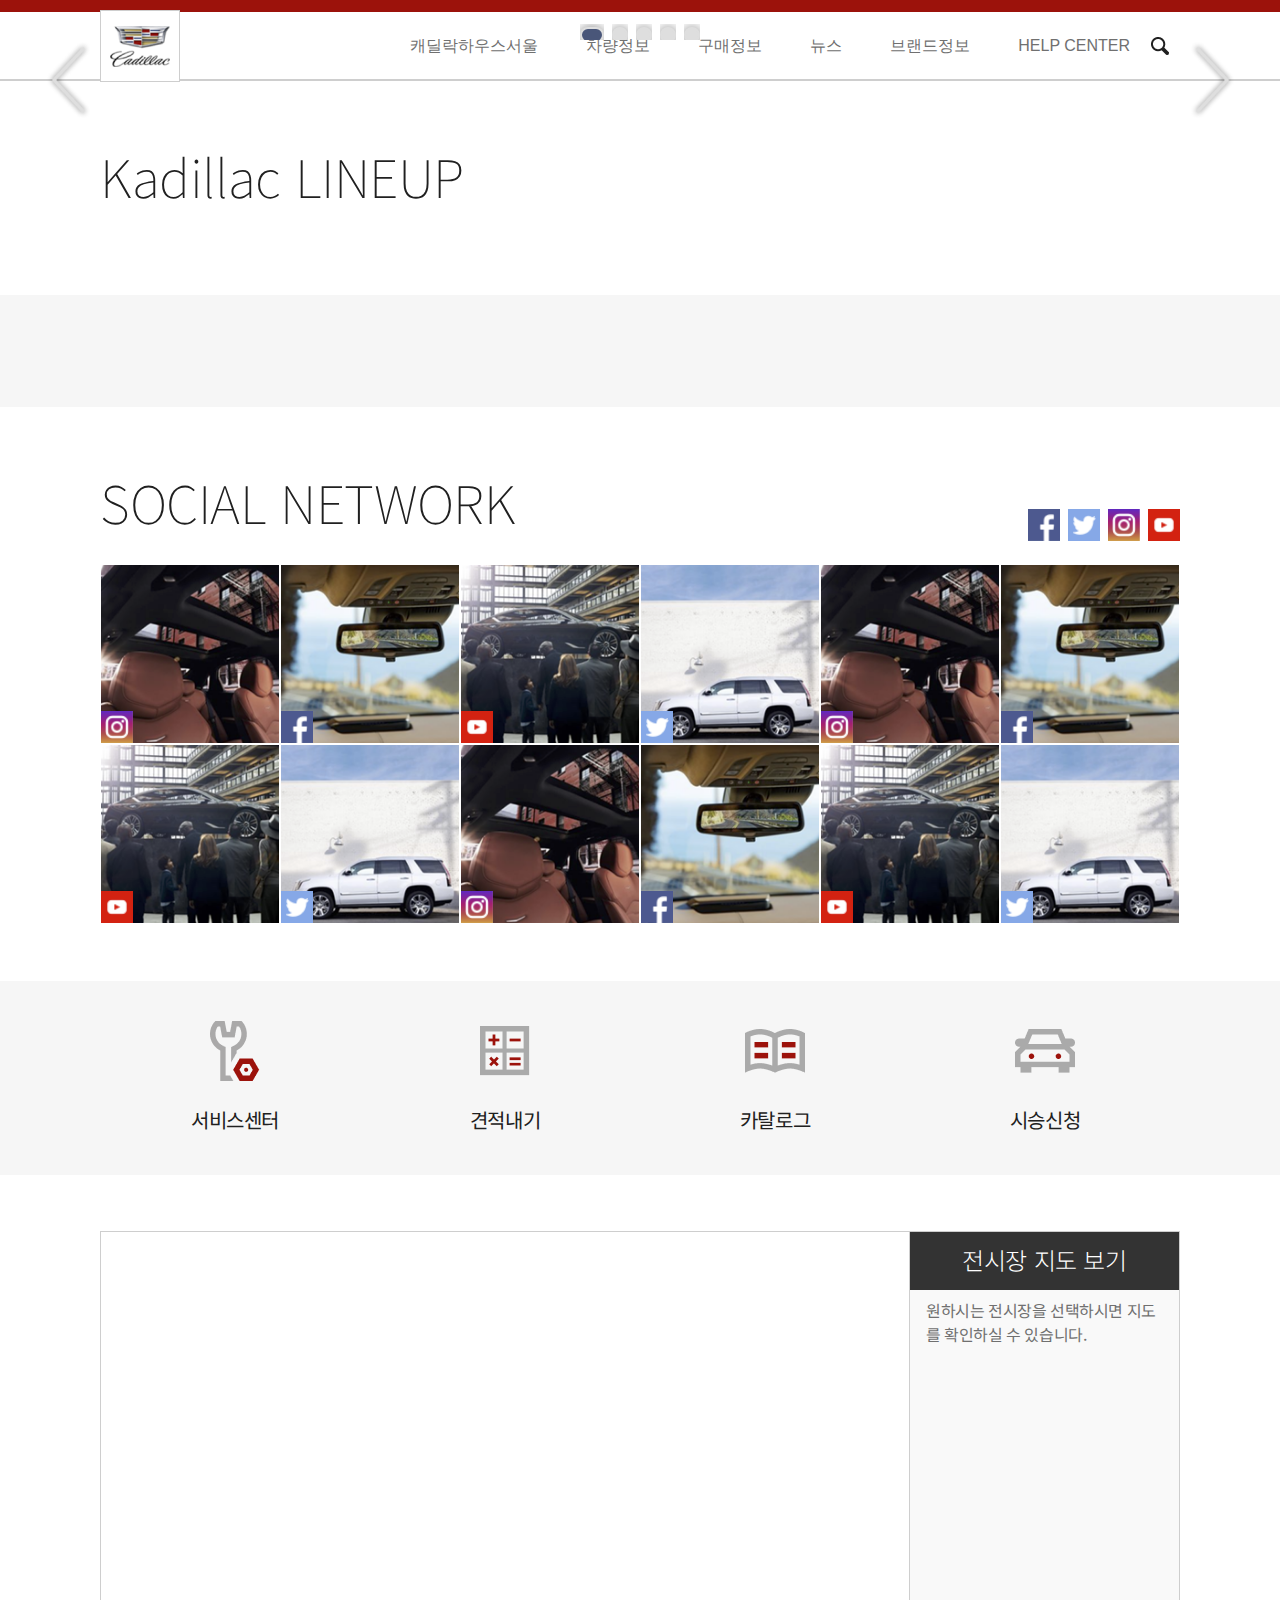
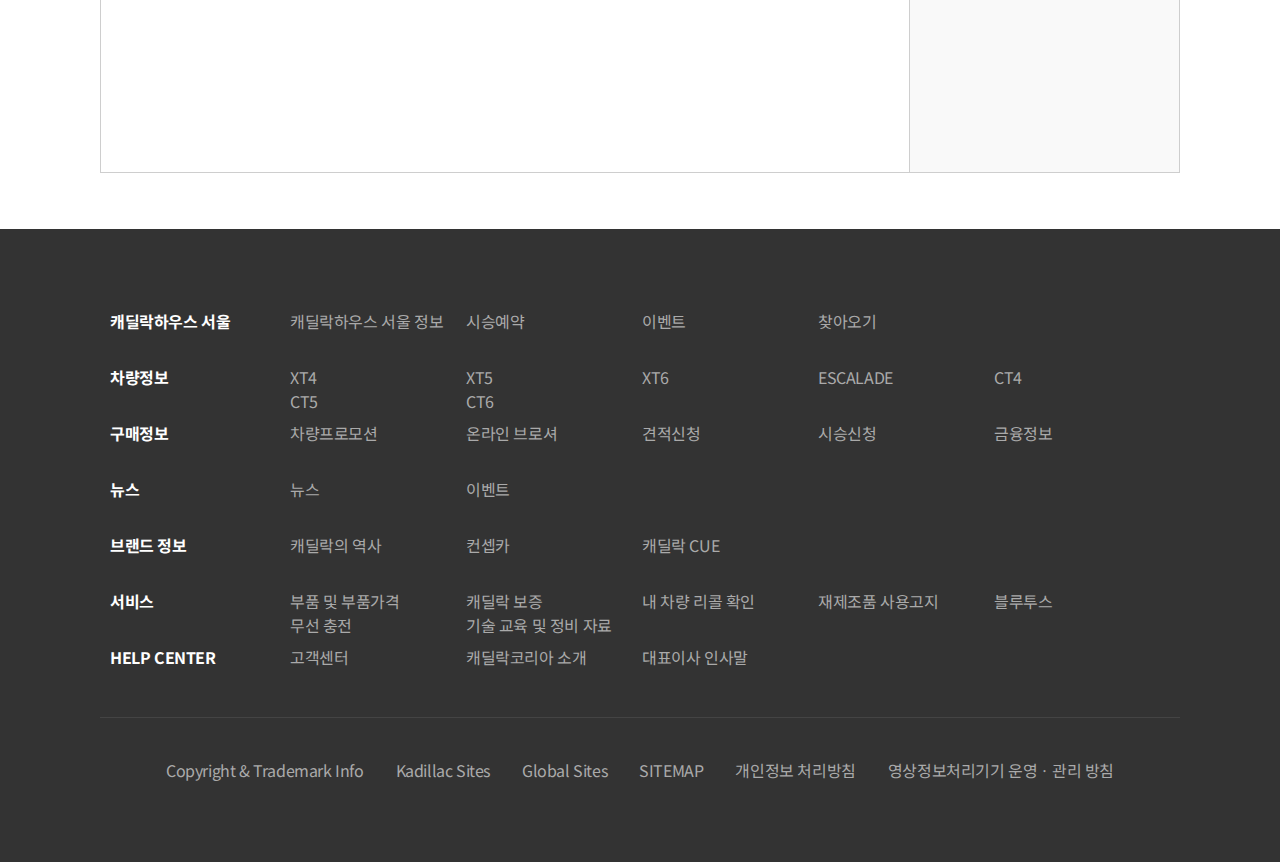
<file: index.html>
<!DOCTYPE html>
<html lang="ko">

<head>
  <meta charset="UTF-8">
  <meta name="viewport" content="width=device-width, initial-scale=1.0">
  <title>KYUDILLAC</title>
  <meta name="keywords" content="Kyudillac">
  <meta name="description" content="cadillac 사이트 리뉴얼 사이드 프로젝트 SEO최적화 진행">
  <meta name="author" content="Kim Kyuree">

  <meta property="og:title" content="Kyudillac" />
  <meta property="og:type" content="website" />
  <meta property="og:url" content="https://nowonbun.tistory.com" />
  <meta property="og:image" content="https://t1.daumcdn.net/cfile/tistory/1935C94C505D9F8B13" />
  <meta property="og:description" content="cadillac 사이트 리뉴얼 사이드 프로젝트 SEO최적화 진행" />
  <meta property="og:locale" content="ko_KR" />
  <link rel="preconnect" href="https://fonts.gstatic.com">
  <link href="https://fonts.googleapis.com/css2?family=Noto+Sans+KR:wght@100;400;500;700&display=swap" rel="stylesheet">
  <link rel="stylesheet" href="./css/reset.css">
  <link rel="stylesheet" href="./css/layout.css">
  <link rel="stylesheet" href="./css/common.css">
  <link rel="stylesheet" href="./css/style.css">
  <script type="text/javascript" src="//dapi.kakao.com/v2/maps/sdk.js?appkey=bea2c035525b7c875b7f904bbf6704e0"></script>
  <script type="text/javascript" src="//dapi.kakao.com/v2/maps/sdk.js?appkey=bea2c035525b7c875b7f904bbf6704e0"></script>
</head>

<body>
  <div class="wrap">
    <header class="header">
      <div class="container">
        <h1 class="logo">KYUDILLAC</h1>
        <nav class="nav">
          <h2 class="a11yHidden">Navigation</h2>
          <button class="btnNavOpen" type="button" title="메뉴 열고/닫기">
            <span class="navIconBar"></span>
            <span class="navIconBar"></span>
            <span class="navIconBar"></span>
          </button>
          <ul class="menu">
            <li>
              <button type="button" class="btnSubMenuOpen">캐딜락하우스서울</button>
              <section class="subMenu">
                <div class="container row">
                  <div class="col-3 m-col-4 s-col-4 xs-col-2">
                    <h3 class="subMenuTitle subTitle1">캐딜락하우스 서울</h3>
                    <ul>
                      <li><a href="https://www.cadillac.co.kr/house/house_info.php">캐딜락하우스 서울 정보</a></li>
                      <li><a href="https://www.cadillac.co.kr/house/testdrive.php">시승예약</a></li>
                      <li><a href="https://www.cadillac.co.kr/house/event_end.php">이벤트</a></li>
                      <li><a href="https://www.cadillac.co.kr/house/event_end.php">찾아오기</a></li>
                    </ul>
                  </div>
                </div>
              </section>
            </li>
            <li>
              <button type="button" class="btnSubMenuOpen">차량정보</button>
              <section class="subMenu">
                <div class="container row">
                  <div class="col-3 m-col-4 s-col-4 xs-col-2">
                    <h3 class="subMenuTitle subTitle1">CROSSOVERS & SUVS</h3>
                    <ul>
                      <li><a href="https://www.cadillac.co.kr/vehicle/xt4/vehicle.php">XT4</a></li>
                      <li><a href="https://www.cadillac.co.kr/vehicle/xt5/vehicle.php">XT5</a></li>
                      <li><a href="https://www.cadillac.co.kr/vehicle/xt6/vehicle.php">XT6</a></li>
                      <li><a href="https://www.cadillac.co.kr/vehicle/escalade/vehicle.php">ESCALADE</a></li>
                    </ul>
                  </div>
                  <div class="col-3 m-col-4 s-col-4 xs-col-2">
                    <h3 class="subMenuTitle subTitle1">SEDANS</h3>
                    <ul>
                      <li><a href="https://www.cadillac.co.kr/vehicle/ct4/vehicle.php">CT4</a></li>
                      <li><a href="https://www.cadillac.co.kr/vehicle/ct5/vehicle.php">CT5</a></li>
                      <li><a href="https://www.cadillac.co.kr/vehicle/ct6/vehicle.php">CT6</a></li>
                    </ul>
                  </div>
                </div>
              </section>
            </li>
            <li>
              <button type="button" class="btnSubMenuOpen">구매정보</button>
              <section class="subMenu">
                <div class="container row">
                  <div class="col-3 m-col-4 s-col-4 xs-col-2">
                    <h3 class="subMenuTitle subTitle1">SHOP</h3>
                    <ul>
                      <li><a href="https://www.cadillac.co.kr/shopping/promotion.php">차량프로모션</a></li>
                      <li><a href="https://www.cadillac.co.kr/shopping/onlinebrochure.php">온라인 브로셔</a></li>
                      <li><a href="https://www.cadillac.co.kr/shopping/quote.php">견적신청</a></li>
                      <li><a href="https://www.cadillac.co.kr/shopping/testdrive.php">시승신청</a></li>
                      <li><a href="https://www.cadillac.co.kr/page/autolease1.php">금융정보</a></li>
                    </ul>
                  </div>
                  <div class="col-3 m-col-4 s-col-4 xs-col-2">
                    <h3 class="subMenuTitle subTitle1">RESEARCH</h3>
                    <ul>
                      <li><a href="https://www.cadillac.co.kr/shopping/showroom.php">전시장찾기</a></li>
                      <li><a href="https://www.cadillac.co.kr/shopping/servicecenter.php">서비스센터</a></li>
                    </ul>
                  </div>
                </div>
              </section>
            </li>
            <li>
              <button type="button" class="btnSubMenuOpen">뉴스</button>
              <section class="subMenu">
                <div class="container row">
                  <div class="col-3 m-col-4 s-col-4 xs-col-2">
                    <h3 class="subMenuTitle subTitle1">뉴스</h3>
                    <ul>
                      <li><a href="https://www.cadillac.co.kr/board/news.php">뉴스</a></li>
                      <li><a href="https://www.cadillac.co.kr/board/event.php">이벤트</a></li>
                    </ul>
                  </div>
                </div>
              </section>
            </li>
            <li>
              <button type="button" class="btnSubMenuOpen">브랜드정보</button>
              <section class="subMenu">
                <div class="container row">
                  <div class="col-3 m-col-4 s-col-4 xs-col-2">
                    <h3 class="subMenuTitle subTitle1">브랜드정보</h3>
                    <ul>
                      <li><a href="https://www.cadillac.co.kr/page/cadillac_history.php">캐딜락의 역사</a></li>
                      <li><a href="https://www.cadillac.co.kr/page/concept.php">컨셉카</a></li>
                      <li><a href="https://www.cadillac.co.kr/page/cadillac_cue.php">캐딜락 CUE</a></li>
                    </ul>
                  </div>
                </div>
              </section>
            </li>
            <li>
              <button type="button" class="btnSubMenuOpen">HELP CENTER</button>
              <section class="subMenu">
                <div class="container row">
                  <div class="col-3 m-col-4 s-col-4 xs-col-2">
                    <h3 class="subMenuTitle subTitle1">HELP CENTER</h3>
                    <ul>
                      <li><a href="https://www.cadillac.co.kr/page/customer_center.php">고객센터</a></li>
                      <li><a href="https://www.cadillac.co.kr/page/cadillac_about.php">캐딜락코리아 소개</a></li>
                      <li><a href="https://www.cadillac.co.kr/page/greeting.php">대표이사 인사말</a></li>
                    </ul>
                  </div>
                </div>
              </section>
            </li>
          </ul>
        </nav>
        <section class="search">
          <label for="searchInput" class="a11yHidden">검색창</label>
          <input type="search" name="" id="searchInput" class="searchInput" placeholder="검색어를 입력하세요">
          <button type="button" class="btnSearchOn">검색</button>
        </section>
      </div>
    </header>
    <main class="main">
      <section class="visual">
        <ul class="carousel">
          <!-- <li class="1">
            <a class ="col-12 m-col-8 s-col-4 xs-col-2" href="https://www.cadillac.co.kr/board/event_view.php?idx=61">
              <div class="container">
                <h3 class="h1">2020 Kadillac XT5</h3>
                <p class="h3">CROSSOVER STANDARD</p>
                <p class="description subTitle1">WHY NOT A CROSSOVER THAT BREAKS ALL RULES?</p>
                <button type="button" class="btn xLarge outline white btnMore">XT5 SUV 자세히보기</button>
              </div>
            </a>
          </li> -->
        </ul>
        <button type="button" class="moveBtn btnPrev">이전</button>
        <button type="button" class="moveBtn btnNext">다음</button>
        <ul class="indicator">
          <li class="1 6 active"><button type="button" class="indicatorBtn">1번째 banner 보기</button></li>
          <li class="2"><button type="button" class="indicatorBtn">2번째 banner 보기</button></li>
          <li class="3"><button type="button" class="indicatorBtn">3번째 banner 보기</button></li>
          <li class="4"><button type="button" class="indicatorBtn">4번째 banner 보기</button></li>
          <li class="5 0"><button type="button" class="indicatorBtn">5번째 banner 보기</button></li>
        </ul>
      </section>
      <section class="lineUp container">
        <h2 class="sectionTitle h3">Kadillac LINEUP</h2>
        <ul class="row">
          <!-- <li class="col-3 m-col-4 s-col-2 xs-col-2">
            <a href="https://www.cadillac.co.kr/vehicle/xt5/vehicle.php">
              <img src="./images/lineup1.png" alt="CROSSOVERS & SUVS 대표 차종">
              <h3 class="carName h6">CROSSOVERS & SUVS</h3>
            </a>
          </li> -->
        </ul>
      </section>
      <section class="promotion">
        <ul class="container row">
          <!-- <li class="promotion1 col-6 m-col-4 s-col-4 xs-col-2">
            <a href="https://www.cadillac.co.kr/vehicle/xt5/vehicle.php">
              <h2 class="sectionTitle h6">PROMOTION</h2>
              <img src="./images/promotion1.png" alt="2021 CTS 캐딜락 드림+ 프로모션">
            </a>
          </li> -->
        </ul>
      </section>
      <section class="sns">
        <div class="container">
          <h2 class="sectionTitle h3">SOCIAL NETWORK</h2>
          <ul class="snsLink">
            <li class="icon fBook"><a href="https://ko-kr.facebook.com/cadillac/">페이스북</a></li>
            <li class="icon twitter"><a href="https://twitter.com/Cadillac">트위터</a></li>
            <li class="icon insta"><a href="https://www.instagram.com/cadillackorea/">인스타그램</a></li>
            <li class="icon ytube"><a href="https://youtube.com/channel/UCO2hq3YvqALcdNzDlfUj2Xg">유튜브</a></li>
          </ul>
          <ul class="snsPost row">
            <li class="col-2 m-col-2 s-col-1 xs-col-2">
              <a href="https://www.instagram.com/p/CJFrXF7HkjE/?utm_source=ig_web_copy_link">
                <i class="icon insta">instagram Post</i>
                <img src="./images/snsPost1.png" alt="snsPost1">
              </a>
            </li>
            <li class="col-2 m-col-2 s-col-1 xs-col-2">
              <a href="https://www.facebook.com/cadillackorea/posts/2505902199705789">
                <i class="icon fBook">facebook Post</i>
                <img src="./images/snsPost2.png" alt="snsPost2">
              </a>
            </li>
            <li class="col-2 m-col-2 s-col-1 xs-col-2">
              <a href="https://youtu.be/rEjLdpMZKrw">
                <i class="icon ytube">youtube Post</i>
                <img src="./images/snsPost3.png" alt="snsPost3">
              </a>
            </li>
            <li class="col-2 m-col-2 s-col-1 xs-col-2">
              <a href="https://twitter.com/Cadillac/status/1311350657190944770?s=20">
                <i class="icon twitter">twitter Post</i>
                <img src="./images/snsPost4.png" alt="snsPost4">
              </a>
            </li>
            <li class="col-2 m-col-2 s-col-1 xs-col-2">
              <a href="https://www.instagram.com/p/CJCtNR7h3cC/?utm_source=ig_web_copy_link">
                <i class="icon insta">instagram Post</i>
                <img src="./images/snsPost1.png" alt="snsPost5">
              </a>
            </li>
            <li class="col-2 m-col-2 s-col-1 xs-col-2">
              <a href="https://www.facebook.com/cadillackorea/posts/2501993963429946">
                <i class="icon fBook">facebook Post</i>
                <img src="./images/snsPost2.png" alt="snsPost6">
              </a>
            </li>
            <li class="col-2 m-col-2 s-col-1 xs-col-2">
              <a href="https://youtu.be/AjBhFe61DM4">
                <i class="icon ytube">youtube Post</i>
                <img src="./images/snsPost3.png" alt="snsPost7">
              </a>
            </li>
            <li class="col-2 m-col-2 s-col-1 xs-col-2">
              <a href="https://twitter.com/Cadillac/status/1341474754767835136?s=20">
                <i class="icon twitter">twitter Post</i>
                <img src="./images/snsPost4.png" alt="snsPost8">
              </a>
            </li>
            <li class="col-2 m-col-2 s-col-1 xs-col-2">
              <a href="https://www.instagram.com/p/CJCtEOmFYOK/?utm_source=ig_web_copy_link">
                <i class="icon insta">instagram Post</i>
                <img src="./images/snsPost1.png" alt="snsPost9">
              </a>
            </li>
            <li class="col-2 m-col-2 s-col-1 xs-col-2">
              <a href="https://www.facebook.com/cadillackorea/posts/2492765887686087">
                <i class="icon fBook">facebook Post</i>
                <img src="./images/snsPost2.png" alt="snsPost10">
              </a>
            </li>
            <li class="col-2 m-col-2 s-col-1 xs-col-2">
              <a href="https://youtu.be/5f21AsUYMa0">
                <i class="icon ytube">youtube Post</i>
                <img src="./images/snsPost3.png" alt="snsPost11">
              </a>
            </li>
            <li class="col-2 m-col-2 s-col-1 xs-col-2">
              <a href="https://twitter.com/Cadillac/status/1341413564679073798?s=20">
                <i class="icon twitter">twitter Post</i>
                <img src="./images/snsPost4.png" alt="snsPost12">
              </a>
            </li>
          </ul>
        </div>
      </section>
      <section class="quickBanner">
        <h2 class="a11yHidden">Quick Banner</h2>
        <ul class="container row">
          <li class="col-3 m-col-2 s-col-1 xs-col-1"><a href="https://www.cadillac.co.kr/shopping/servicecenter.php">
              <h3 class="subTitle1">서비스센터</h3>
              <span class="icon service"></span>
            </a></li>
          <li class="col-3 m-col-2 s-col-1 xs-col-1"><a href="https://www.cadillac.co.kr/shopping/quote.php">
              <h3 class="subTitle1">견적내기</h3>
              <span class="icon estimate"></span>
            </a></li>
          <li class="col-3 m-col-2 s-col-1 xs-col-1"><a href="https://www.cadillac.co.kr/shopping/onlinebrochure.php">
              <h3 class="subTitle1">카탈로그</h3>
              <span class="icon catalog"></span>
            </a></li>
          <li class="col-3 m-col-2 s-col-1 xs-col-1"><a href="https://www.cadillac.co.kr/shopping/testdrive.php">
              <h3 class="subTitle1">시승신청</h3>
              <span class="icon drive"></span>
            </a></li>
        </ul>
      </section>
      <section class="map container row">
        <div class="mapInfo col-3 m-col-3 s-col-4 xs-col-4">
          <h2 class="sectionTitle h6">전시장 지도 보기</h2>
          <p class="sectionDescription">원하시는 전시장을 선택하시면 지도를 확인하실 수 있습니다.</p>
          <div class="locationList">
            <!-- <h3 class="locationTitle subTitle1">서울 / 경기</h3>
            <ul class="showroomList">
              <li>
                <h4 class="showroomName subTitle2">서초 전시장</h4>
                <p class="address"><span>주소 :</span> 서울시 서초구 반포대로 59</p>
                <p class="tel"><span>전화 :</span> 02-516-0560</p>
                <p class="fax"><span>팩스 :</span> 02-516-0069</p>
                <button type="button" title="서초 전시장" class="btn small btnMapView">지도 보기</button>
              </li>
            </ul> -->
          </div>
        </div>
        <div class="mapView col-9 m-col-5 s-col-4 xs-col-4"></div>
      </section>
    </main>
    <footer class="footer">
      <section class="sitemap container">
        <h2 class="a11yHidden">사이트맵</h2>
        <ul>
          <li class="row">
            <h3 class="col-2 m-col-2 s-col-4 xs-col-2 subTitle2">캐딜락하우스 서울</h3>
            <ul class="col-10 m-col-6 s-col-4 xs-col-2">
              <li><a href="https://www.cadillac.co.kr/house/house_info.php">캐딜락하우스 서울 정보</a></li>
              <li><a href="https://www.cadillac.co.kr/house/testdrive.php">시승예약</a></li>
              <li><a href="https://www.cadillac.co.kr/house/event_end.php">이벤트</a></li>
              <li><a href="https://www.cadillac.co.kr/house/event_end.php">찾아오기</a></li>
            </ul>
          </li>
          <li class="row">
            <h3 class="col-2 m-col-2 s-col-4 xs-col-2 subTitle2">차량정보</h3>
            <ul class="col-10 m-col-6 s-col-4 xs-col-2">
              <li><a href="https://www.cadillac.co.kr/vehicle/xt4/vehicle.php">XT4</a></li>
              <li><a href="https://www.cadillac.co.kr/vehicle/xt5/vehicle.php">XT5</a></li>
              <li><a href="https://www.cadillac.co.kr/vehicle/xt6/vehicle.php">XT6</a></li>
              <li><a href="https://www.cadillac.co.kr/vehicle/escalade/vehicle.php">ESCALADE</a></li>
              <li><a href="https://www.cadillac.co.kr/vehicle/ct4/vehicle.php">CT4</a></li>
              <li><a href="https://www.cadillac.co.kr/vehicle/ct5/vehicle.php">CT5</a></li>
              <li><a href="https://www.cadillac.co.kr/vehicle/ct6/vehicle.php">CT6</a></li>
            </ul>
          </li>
          <li class="row">
            <h3 class="col-2 m-col-2 s-col-4 xs-col-2 subTitle2">구매정보</h3>
            <ul class="col-10 m-col-6 s-col-4 xs-col-2">
              <li><a href="https://www.cadillac.co.kr/shopping/promotion.php">차량프로모션</a></li>
              <li><a href="https://www.cadillac.co.kr/shopping/onlinebrochure.php">온라인 브로셔</a></li>
              <li><a href="https://www.cadillac.co.kr/shopping/quote.php">견적신청</a></li>
              <li><a href="https://www.cadillac.co.kr/shopping/testdrive.php">시승신청</a></li>
              <li><a href="https://www.cadillac.co.kr/page/autolease1.php">금융정보</a></li>
            </ul>
          </li>
          <li class="row">
            <h3 class="col-2 m-col-2 s-col-4 xs-col-2 subTitle2">뉴스</h3>
            <ul class="col-10 m-col-6 s-col-4 xs-col-2">
              <li><a href="https://www.cadillac.co.kr/board/news.php">뉴스</a></li>
              <li><a href="https://www.cadillac.co.kr/board/event.php">이벤트</a></li>
            </ul>
          </li>
          <li class="row">
            <h3 class="col-2 m-col-2 s-col-4 xs-col-2 subTitle2">브랜드 정보</h3>
            <ul class="col-10 m-col-6 s-col-4 xs-col-2">
              <li><a href="https://www.cadillac.co.kr/page/cadillac_history.php">캐딜락의 역사</a></li>
              <li><a href="https://www.cadillac.co.kr/page/concept.php">컨셉카</a></li>
              <li><a href="https://www.cadillac.co.kr/page/cadillac_cue.php">캐딜락 CUE</a></li>
            </ul>
          </li>
          <li class="row">
            <h3 class="col-2 m-col-2 s-col-4 xs-col-2 subTitle2">서비스</h3>
            <ul class="col-10 m-col-6 s-col-4 xs-col-2">
              <li><a href="https://www.cadillac.co.kr/page/parts_price.php#partsprice">부품 및 부품가격</a></li>
              <li><a href="https://www.cadillac.co.kr/page/warranty.php">캐딜락 보증</a></li>
              <li><a href="https://www.car.go.kr/ri/recall/list.do">내 차량 리콜 확인</a></li>
              <li><a href="https://www.cadillac.co.kr/page/remanufacture.php">재제조품 사용고지</a></li>
              <li><a href="https://www.cadillac.co.kr/page/bluetooth.php">블루투스</a></li>
              <li><a href="https://www.cadillac.co.kr/page/wireless.php">무선 충전</a></li>
              <li><a href="https://www.cadillac.co.kr/page/technology.php">기술 교육 및 정비 자료</a></li>
            </ul>
          </li>
          <li class="row">
            <h3 class="col-2 m-col-2 s-col-4 xs-col-2 subTitle2">HELP CENTER</h3>
            <ul class="col-10 m-col-6 s-col-4 xs-col-2">
              <li><a href="https://www.cadillac.co.kr/page/customer_center.php">고객센터</a></li>
              <li><a href="https://www.cadillac.co.kr/page/cadillac_about.php">캐딜락코리아 소개</a></li>
              <li><a href="https://www.cadillac.co.kr/page/greeting.php">대표이사 인사말</a></li>
            </ul>
          </li>
        </ul>
      </section>
      <section class="copyright container">
        <h2 class="a11yHidden">copyright</h2>
        <ul class="row">
          <li><a href="https://www.cadillac.co.kr/page/copyright.php">Copyright & Trademark Info</a></li>
          <li><a href="https://www.cadillac.co.kr/page/cadillac_sites.php">Kadillac Sites</a></li>
          <li><a href="https://www.cadillac.com/">Global Sites</a></li>
          <li><a href="https://www.cadillac.co.kr/page/sitemap.php">SITEMAP</a></li>
          <li><a href="https://www.cadillac.co.kr/page/personal_info.php">개인정보 처리방침</a></li>
          <li><a href="https://www.cadillac.co.kr/page/picture_info.php">영상정보처리기기 운영ㆍ관리 방침</a></li>
        </ul>
      </section>
    </footer>
  </div>

  <script src="./js/app.js"></script>
</body>

</html>
</file>
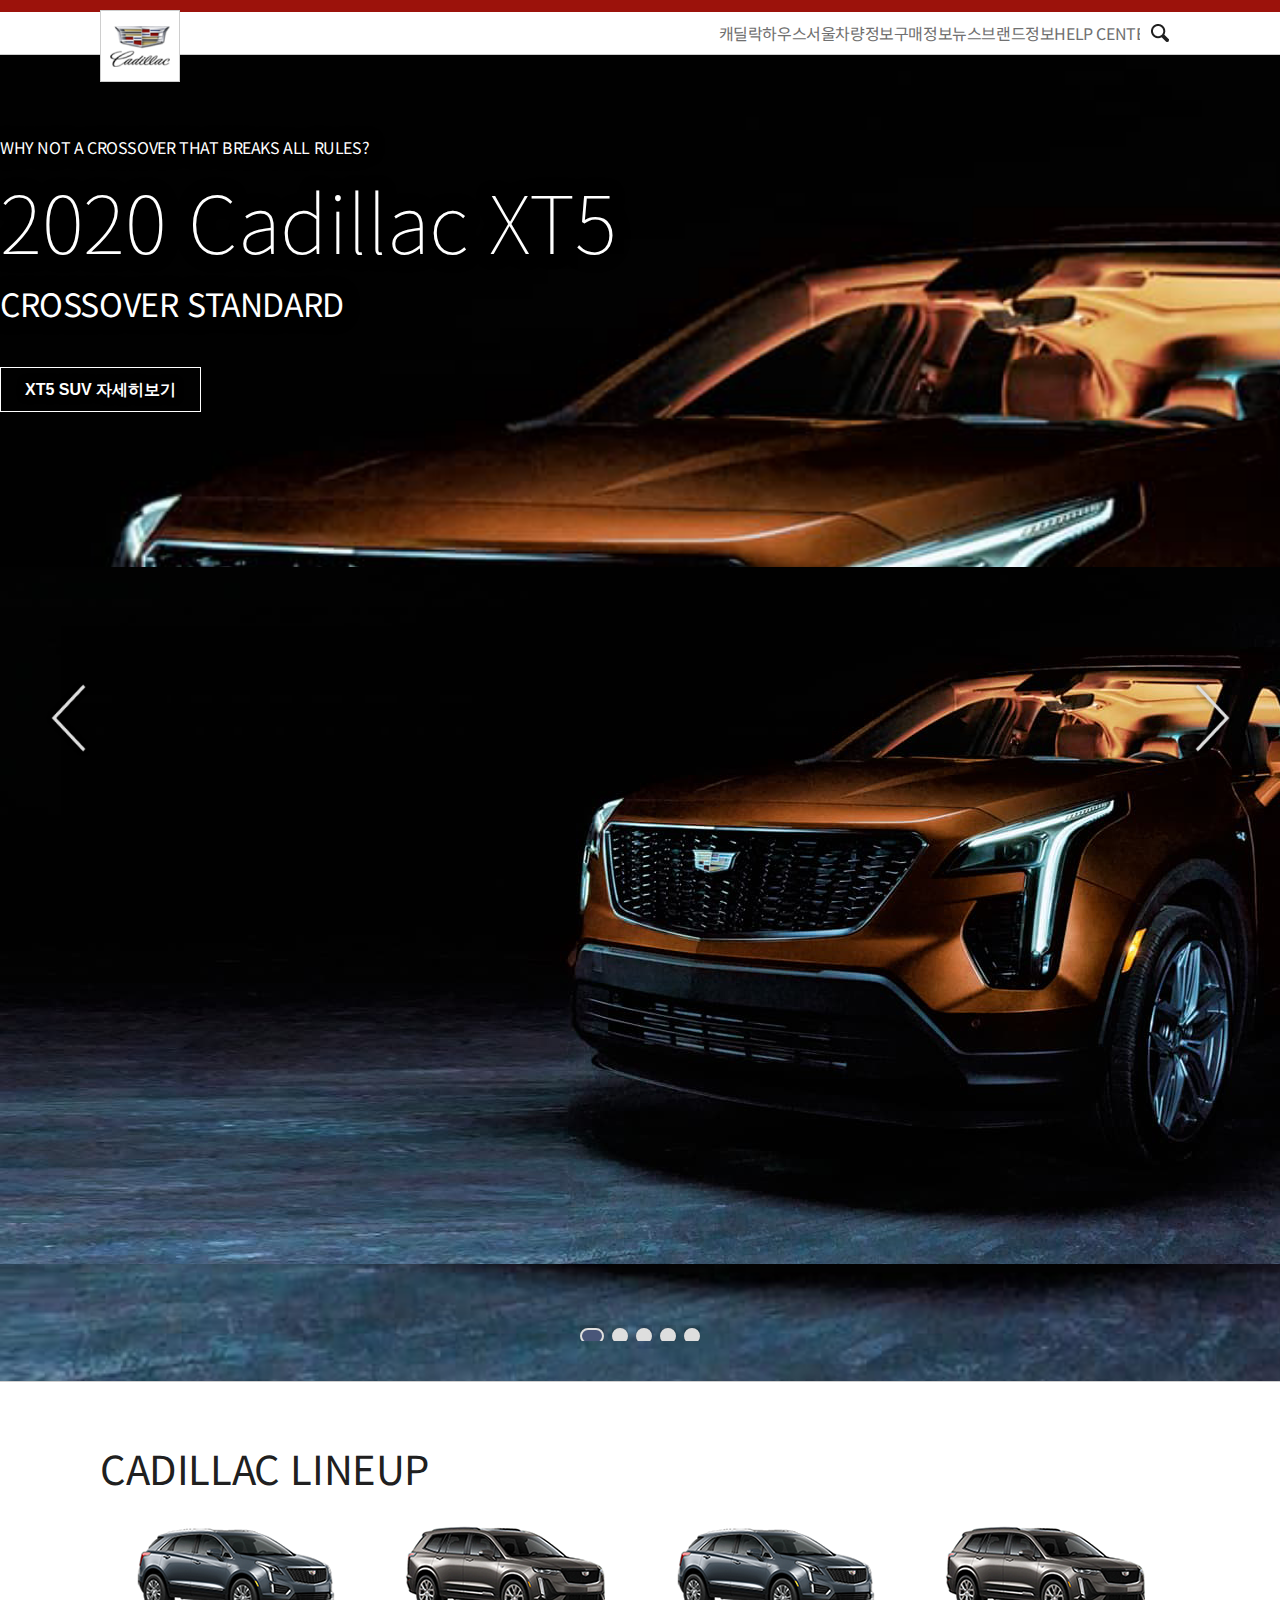
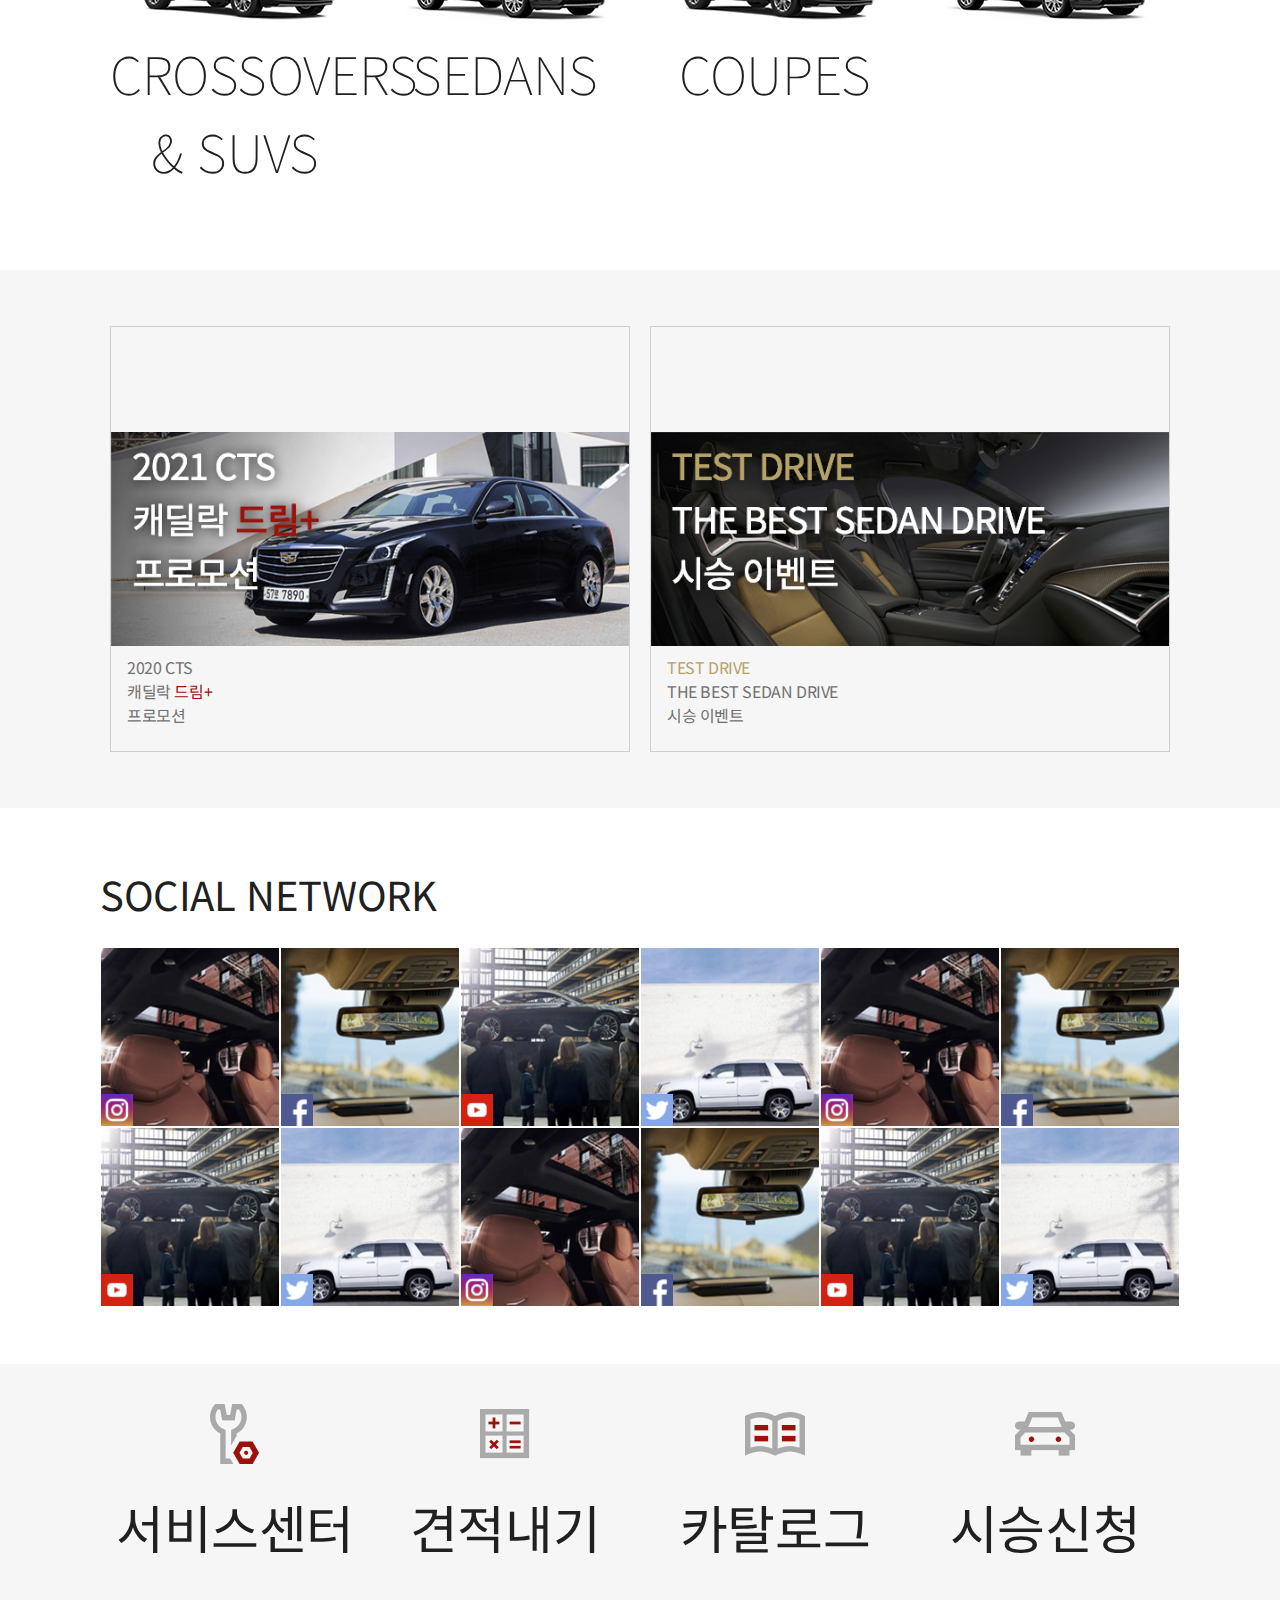
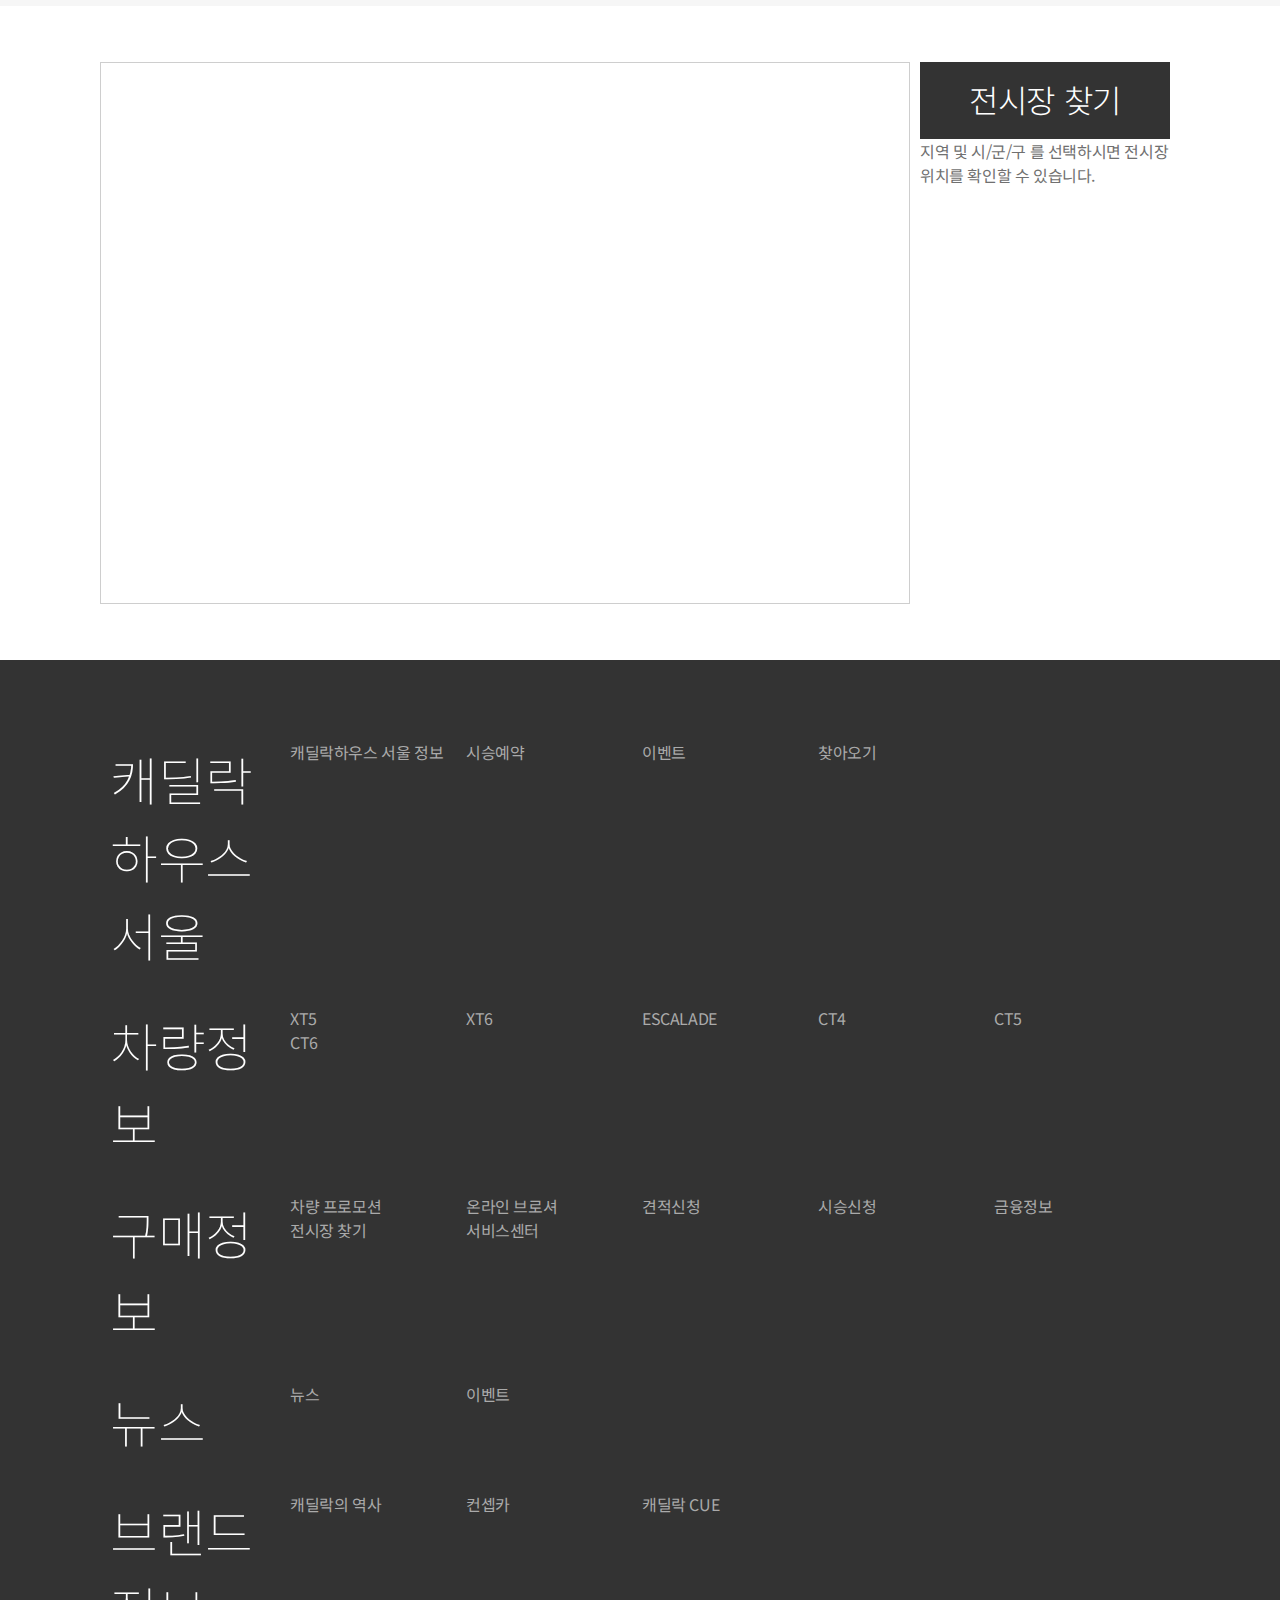
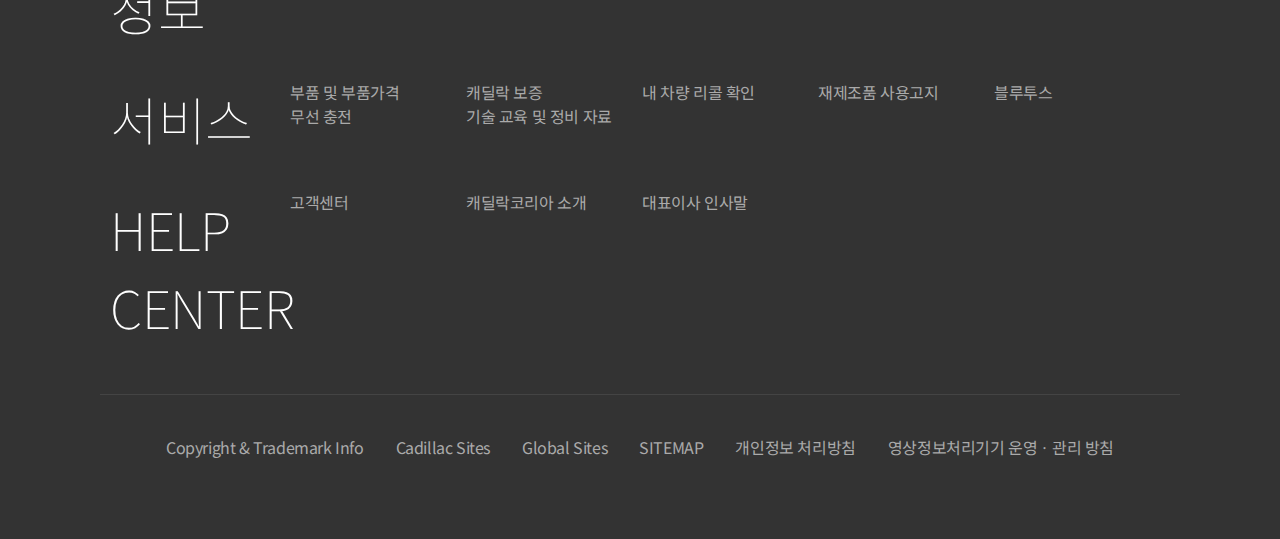
<file: index_bk.html>
<!DOCTYPE html>
<html lang="ko">
<head>
  <meta charset="UTF-8">
  <meta name="viewport" content="width=device-width, initial-scale=1.0">
  <title>CADILLAC</title>
  <link rel="preconnect" href="https://fonts.gstatic.com">
  <link href="https://fonts.googleapis.com/css2?family=Noto+Sans+KR:wght@100;400;500;700&display=swap" rel="stylesheet">
  <link rel="stylesheet" href="./css/reset.css">
  <link rel="stylesheet" href="./css/layout.css">
  <link rel="stylesheet" href="./css/common.css">
  <link rel="stylesheet" href="./css/style.css">
</head>
<body>
  <div class="wrap">
    <div class="header">
      <div class="container">
        <h1 class="logo">CADILLAC</h1>
        <div class="nav">
          <h2 class="a11yHidden">Navigation</h2>
          <ul class="menu">
            <li>
              <a href="#">캐딜락하우스서울</a>
              <div class="subMenu">
                <div class="container row">
                  <div class="col-3 m-col-4 s-col-4 xs-col-2">
                    <h3 class="subMenuTitle">캐딜락하우스 서울</h3>
                    <ul>
                      <li><a href="#">캐딜락하우스 서울 정보</a></li>
                      <li><a href="#">시승예약</a></li>
                      <li><a href="#">이벤트</a></li>
                      <li><a href="#">찾아오기</a></li>
                    </ul>
                  </div>
                </div>
              </div>
            </li>
            <li>
              <a href="#">차량정보</a>
              <div class="subMenu">
                <div class="container row">
                  <div class="col-3 m-col-4 s-col-4 xs-col-2">
                    <h3 class="subMenuTitle">CROSSOVERS & SUVS</h3>
                    <ul>
                      <li><a href="#">XT4</a></li>
                      <li><a href="#">XT5</a></li>
                      <li><a href="#">XT6</a></li>
                      <li><a href="#">ESCALADE</a></li>
                    </ul>
                  </div>
                  <div class="col-3 m-col-4 s-col-4 xs-col-2">
                    <h3 class="subMenuTitle">SEDANS</h3>
                    <ul>
                      <li><a href="#">CT4</a></li>
                      <li><a href="#">CT5</a></li>
                      <li><a href="#">CT6</a></li>
                    </ul>
                  </div>
                </div>
              </div>
            </li>
            <li>
              <a href="#">구매정보</a>
              <div class="subMenu">
                <div class="container row">
                  <div class="col-3 m-col-4 s-col-4 xs-col-2">
                    <h3 class="subMenuTitle">SHOP</h3>
                    <ul>
                      <li><a href="#">차량프로모션</a></li>
                      <li><a href="#">온라인 브로셔</a></li>
                      <li><a href="#">견적신청</a></li>
                      <li><a href="#">시승신청</a></li>
                      <li><a href="#">금융정보</a></li>
                    </ul>
                  </div>
                  <div class="col-3 m-col-4 s-col-4 xs-col-2">
                    <h3 class="subMenuTitle">RESEARCH</h3>
                    <ul>
                      <li><a href="#">전시장찾기</a></li>
                      <li><a href="#">서비스센터</a></li>
                    </ul>
                  </div>
                </div>
              </div>
            </li>
            <li>
              <a href="#">뉴스</a>
              <div class="subMenu">
                <div class="container row">
                  <div class="col-3 m-col-4 s-col-4 xs-col-2">
                    <h3 class="subMenuTitle">뉴스</h3>
                    <ul>
                      <li><a href="#">뉴스</a></li>
                      <li><a href="#">이벤트</a></li>
                    </ul>
                  </div>
                </div>
              </div>
            </li>
            <li>
              <a href="#">브랜드정보</a>
              <div class="subMenu">
                <div class="container row">
                  <div class="col-3 m-col-4 s-col-4 xs-col-2">
                    <h3 class="subMenuTitle">브랜드정보</h3>
                    <ul>
                      <li><a href="#">캐딜락의 역사</a></li>
                      <li><a href="#">컨셉카</a></li>
                      <li><a href="#">캐딜락 CUE</a></li>
                    </ul>
                  </div>
                </div>
              </div>
            </li>
            <li>
              <a href="#">HELP CENTER</a>
              <div class="subMenu">
                <div class="container row">
                  <div class="col-3 m-col-4 s-col-4 xs-col-2">
                    <h3 class="subMenuTitle">HELP CENTER</h3>
                    <ul>
                      <li><a href="#">고객센터</a></li>
                      <li><a href="#">캐딜락코리아 소개</a></li>
                      <li><a href="#">대표이사 인사말</a></li>
                    </ul>
                  </div>
                </div>
              </div>
            </li>
          </ul>
        </div>
        <div class="search">
          <label for="searchInput" class="a11yHidden">검색창</label>
          <input type="search" name="" id="searchInput" class="searchInput" placeholder="검색어를 입력하세요">
          <button type="button" class="btnSearchOn">검색</button>
        </div>
      </div>
    </div>
    <div class="main">
      <div class="visual">
        <ul class="carousel">
          <li class="banner1">
            <a href="">
              <div class="container">
                <h3 class="h1">2020 Cadillac XT5</h3>
                <p class="h5">CROSSOVER STANDARD</p>
                <p class="description subTitle">WHY NOT A CROSSOVER THAT BREAKS ALL RULES?</p>
                <button type="button" class="btn xLarge outline white btnMore">XT5 SUV 자세히보기</button>
              </div>
              <img src="./images/mainBanner1.jpg" alt="">
            </a>
          </li>
          <li class="banner2">
            <a href="">
              <div class="container">
                <h3 class="h1">dfsasdf2020 Cadillac XT5</h3>
                <p class="h5">CROSSOVER STANDARD</p>
                <p class="description subTitle">WHY NOT A CROSSOVER THAT BREAKS ALL RULES?</p>
                <button type="button" class="btn xLarge outline white btnMore">XT5 SUV 자세히보기</button>
              </div>
              <img src="./images/mainBanner2.jpg" alt="">
            </a>
          </li>
          <li class="banner3">
            <a href="">
              <div class="container">
                <h3 class="h1">2020 Cadillac XT5</h3>
                <p class="h5">CROSSOVER STANDARD</p>
                <p class="description subTitle">WHY NOT A CROSSOVER THAT BREAKS ALL RULES?</p>
                <button type="button" class="btn xLarge outline white btnMore">XT5 SUV 자세히보기</button>
              </div>
              <img src="./images/mainBanner3.jpg" alt="">
            </a>
          </li>
          <li class="banner4">
            <a href="">
              <div class="container">
                <h3 class="h1">2020 Cadillac XT5</h3>
                <p class="h5">CROSSOVER STANDARD</p>
                <p class="description subTitle">WHY NOT A CROSSOVER THAT BREAKS ALL RULES?</p>
                <button type="button" class="btn xLarge outline white btnMore">XT5 SUV 자세히보기</button>
              </div>
              <img src="./images/mainBanner4.jpg" alt="">
            </a>
          </li>
          <li class="banner5">
            <a href="">
              <div class="container">
                <h3 class="h1">2020 Cadillac XT5</h3>
                <p class="h5">CROSSOVER STANDARD</p>
                <p class="description subTitle">WHY NOT A CROSSOVER THAT BREAKS ALL RULES?</p>
                <button type="button" class="btn xLarge outline white btnMore">XT5 SUV 자세히보기</button>
              </div>
              <img src="./images/mainBanner5.jpg" alt="">
            </a>
          </li>
        </ul>
        <button type="button" class="btnPrev">이전</button>
        <button type="button" class="btnNext">다음</button>
        <ul class="indicator">
          <li class="1st active"><button type="button">1번째 banner 보기</button></li>
          <li class="2nd"><button type="button">2번째 banner 보기</button></li>
          <li class="3rd"><button type="button">3번째 banner 보기</button></li>
          <li class="4th"><button type="button">4번째 banner 보기</button></li>
          <li class="5th"><button type="button">5번째 banner 보기</button></li>
        </ul>
      </div>
      <div class="lineUp container">
        <h2 class="h4 sectionTitle">CADILLAC LINEUP</h2>
        <ul class="row">
          <li class="col-3 m-col-4 s-col-2 xs-col-2">
            <a href="">
              <img src="./images/lineup1.png" alt="">
              <h3 class="carName">CROSSOVERS & SUVS</h3>
            </a>
          </li>
          <li class="col-3 m-col-4 s-col-2 xs-col-2">
            <a href="">
              <img src="./images/lineup2.png" alt="">
              <h3 class="carName">SEDANS</h3>
            </a>
          </li>
          <li class="col-3 m-col-4 s-col-2 xs-col-2">
            <a href="">
              <img src="./images/lineup1.png" alt="">
              <h3 class="carName">COUPES</h3>
            </a>
          </li>
          <li class="col-3 m-col-4 s-col-2 xs-col-2">
            <a href="">
              <img src="./images/lineup2.png" alt="">
              <h3 class="carName"></h3>
            </a>
          </li>
        </ul>
      </div>
      <div class="promotion">
        <ul class="container row">
          <li class="promotion1 col-6 m-col-4 s-col-4 xs-col-2">
            <a href="">
              <h2 class="division">PROMOTION</h2>
              <p class="description">2020 CTS<br>캐딜락 <span class="colorMain">드림+</span><br>프로모션</p>
              <img src="./images/promotion1.png" alt="">
            </a>
          </li>
          <li class="promotion2 col-6 m-col-4 s-col-4 xs-col-2">
            <a href="">
              <h2 class="division">EVENT</h2>
              <p class="description"><span class="colorPoint1">TEST DRIVE</span><br>THE BEST SEDAN DRIVE<br>시승 이벤트</p>
              <img src="./images/promotion2.png" alt="">
            </a>
          </li>
        </ul>
      </div>
      <div class="sns">
        <div class="container">
          <h2 class="h4 sectionTitle">SOCIAL NETWORK</h2>
          <ul class="snsLink a11yHidden">
            <li><a href=""></a></li>
            <li><a href=""></a></li>
            <li><a href=""></a></li>
            <li><a href=""></a></li>
            <li><a href=""></a></li>
            <li><a href=""></a></li>
            <li><a href=""></a></li>
          </ul>
          <ul class="snsPost row">
            <li class="col-2 m-col-2 s-col-1 xs-col-1">
              <a href="">
                <i class="icon insta">instagram Post</i>
                <img src="./images/snsPost1.png" alt="">
              </a>
            </li>
            <li class="col-2 m-col-2 s-col-1 xs-col-1">
              <a href="">
                <i class="icon fBook">facebook Post</i>
                <img src="./images/snsPost2.png" alt="">
              </a>
            </li>
            <li class="col-2 m-col-2 s-col-1 xs-col-1">
              <a href="">
                <i class="icon ytube">youtube Post</i>
                <img src="./images/snsPost3.png" alt="">
              </a>
            </li>
            <li class="col-2 m-col-2 s-col-1 xs-col-1">
              <a href="">
                <i class="icon twitter">twitter Post</i>
                <img src="./images/snsPost4.png" alt="">
              </a>
            </li>
            <li class="col-2 m-col-2 s-col-1 xs-col-1">
              <a href="">
                <i class="icon insta">instagram Post</i>
                <img src="./images/snsPost1.png" alt="">
              </a>
            </li>
            <li class="col-2 m-col-2 s-col-1 xs-col-1">
              <a href="">
                <i class="icon fBook">facebook Post</i>
                <img src="./images/snsPost2.png" alt="">
              </a>
            </li>
            <li class="col-2 m-col-2 s-col-1 xs-col-1">
              <a href="">
                <i class="icon ytube">youtube Post</i>
                <img src="./images/snsPost3.png" alt="">
              </a>
            </li>
            <li class="col-2 m-col-2 s-col-1 xs-col-1">
              <a href="">
                <i class="icon twitter">twitter Post</i>
                <img src="./images/snsPost4.png" alt="">
              </a>
            </li>
            <li class="col-2 m-col-2 s-col-1 xs-col-1">
              <a href="">
                <i class="icon insta">instagram Post</i>
                <img src="./images/snsPost1.png" alt="">
              </a>
            </li>
            <li class="col-2 m-col-2 s-col-1 xs-col-1">
              <a href="">
                <i class="icon fBook">facebook Post</i>
                <img src="./images/snsPost2.png" alt="">
              </a>
            </li>
            <li class="col-2 m-col-2 s-col-1 xs-col-1">
              <a href="">
                <i class="icon ytube">youtube Post</i>
                <img src="./images/snsPost3.png" alt="">
              </a>
            </li>
            <li class="col-2 m-col-2 s-col-1 xs-col-1">
              <a href="">
                <i class="icon twitter">twitter Post</i>
                <img src="./images/snsPost4.png" alt="">
              </a>
            </li>
          </ul>
        </div>
      </div>
      <div class="quickBanner">
        <h2 class="a11yHidden">Quick Banner</h2>
        <ul class="container row">
          <li class="col-3 m-col-2 s-col-1 xs-col-1"><a href="">
            <h3>서비스센터</h3>
            <span class="icon service"></span>
          </a></li>
          <li class="col-3 m-col-2 s-col-1 xs-col-1"><a href="">
            <h3>견적내기</h3>
            <span class="icon estimate"></span>
          </a></li>
          <li class="col-3 m-col-2 s-col-1 xs-col-1"><a href="">
            <h3>카탈로그</h3>
            <span class="icon catalog"></span>
          </a></li>
          <li class="col-3 m-col-2 s-col-1 xs-col-1"><a href="">
            <h3>시승신청</h3>
            <span class="icon drive"></span>
          </a></li>
        </ul>
      </div>
      <div class="map container row">
        <div class="storeSearch col-3 m-col-3 s-col-4 xs-col-2">
          <div class="searchInput">
            <h2 class="sectionTitle h5">전시장 찾기</h2>
          </div>
          <ul>
            <li>지역 및 시/군/구 를 선택하시면 전시장 위치를 확인할 수 있습니다.</li>
          </ul>
        </div>
        <div class="mapView col-9 m-col-5 s-col-4 xs-col-2"></div>
      </div>
    </div>
    <div class="footer">
      <div class="sitemap container">
        <h2 class="a11yHidden">사이트맵</h2>
        <ul>
          <li class="row">
            <h3 class="col-2 m-col-2 s-col-4 xs-col-2">캐딜락하우스 서울</h3>
            <ul class="col-10 m-col-6 s-col-4 xs-col-2">
              <li><a href="">캐딜락하우스 서울 정보</a></li>
              <li><a href="">시승예약</a></li>
              <li><a href="">이벤트</a></li>
              <li><a href="">찾아오기</a></li>
            </ul>
          </li>
          <li class="row">
            <h3 class="col-2 m-col-2 s-col-4 xs-col-2">차량정보</h3>
            <ul class="col-10 m-col-6 s-col-4 xs-col-2">
              <li><a href="">XT5</a></li>
              <li><a href="">XT6</a></li>
              <li><a href="">ESCALADE</a></li>
              <li><a href="">CT4</a></li>
              <li><a href="">CT5</a></li>
              <li><a href="">CT6</a></li>
            </ul>
          </li>
          <li class="row">
            <h3 class="col-2 m-col-2 s-col-4 xs-col-2">구매정보</h3>
            <ul class="col-10 m-col-6 s-col-4 xs-col-2">
              <li><a href="">차량 프로모션</a></li>
              <li><a href="">온라인 브로셔</a></li>
              <li><a href="">견적신청</a></li>
              <li><a href="">시승신청</a></li>
              <li><a href="">금융정보</a></li>
              <li><a href="">전시장 찾기</a></li>
              <li><a href="">서비스센터</a></li>
            </ul>
          </li>
          <li class="row">
            <h3 class="col-2 m-col-2 s-col-4 xs-col-2">뉴스</h3>
            <ul class="col-10 m-col-6 s-col-4 xs-col-2">
              <li><a href="">뉴스</a></li>
              <li><a href="">이벤트</a></li>
            </ul>
          </li>
          <li class="row">
            <h3 class="col-2 m-col-2 s-col-4 xs-col-2">브랜드 정보</h3>
            <ul class="col-10 m-col-6 s-col-4 xs-col-2">
              <li><a href="">캐딜락의 역사</a></li>
              <li><a href="">컨셉카</a></li>
              <li><a href="">캐딜락 CUE</a></li>
            </ul>
          </li>
          <li class="row">
            <h3 class="col-2 m-col-2 s-col-4 xs-col-2">서비스</h3>
            <ul class="col-10 m-col-6 s-col-4 xs-col-2">
              <li><a href="">부품 및 부품가격</a></li>
              <li><a href="">캐딜락 보증</a></li>
              <li><a href="">내 차량 리콜 확인</a></li>
              <li><a href="">재제조품 사용고지</a></li>
              <li><a href="">블루투스</a></li>
              <li><a href="">무선 충전</a></li>
              <li><a href="">기술 교육 및 정비 자료</a></li>
            </ul>
          </li>
          <li class="row">
            <h3 class="col-2 m-col-2 s-col-4 xs-col-2">HELP CENTER</h3>
            <ul class="col-10 m-col-6 s-col-4 xs-col-2">
              <li><a href="">고객센터</a></li>
              <li><a href="">캐딜락코리아 소개</a></li>
              <li><a href="">대표이사 인사말</a></li>
            </ul>
          </li>
        </ul>
      </div>
      <div class="copyright container">
        <h2 class="a11yHidden">copyright</h2>
        <ul class="row">
          <li><a href="">Copyright & Trademark Info</a></li>
          <li><a href="">Cadillac Sites</a></li>
          <li><a href="">Global Sites</a></li>
          <li><a href="">SITEMAP</a></li>
          <li><a href="">개인정보 처리방침</a></li>
          <li><a href="">영상정보처리기기 운영ㆍ관리 방침</a></li>
        </ul>
      </div>
    </div>
  </div>

  <script src="./js/app.js"></script>
</body>
</html>
</file>
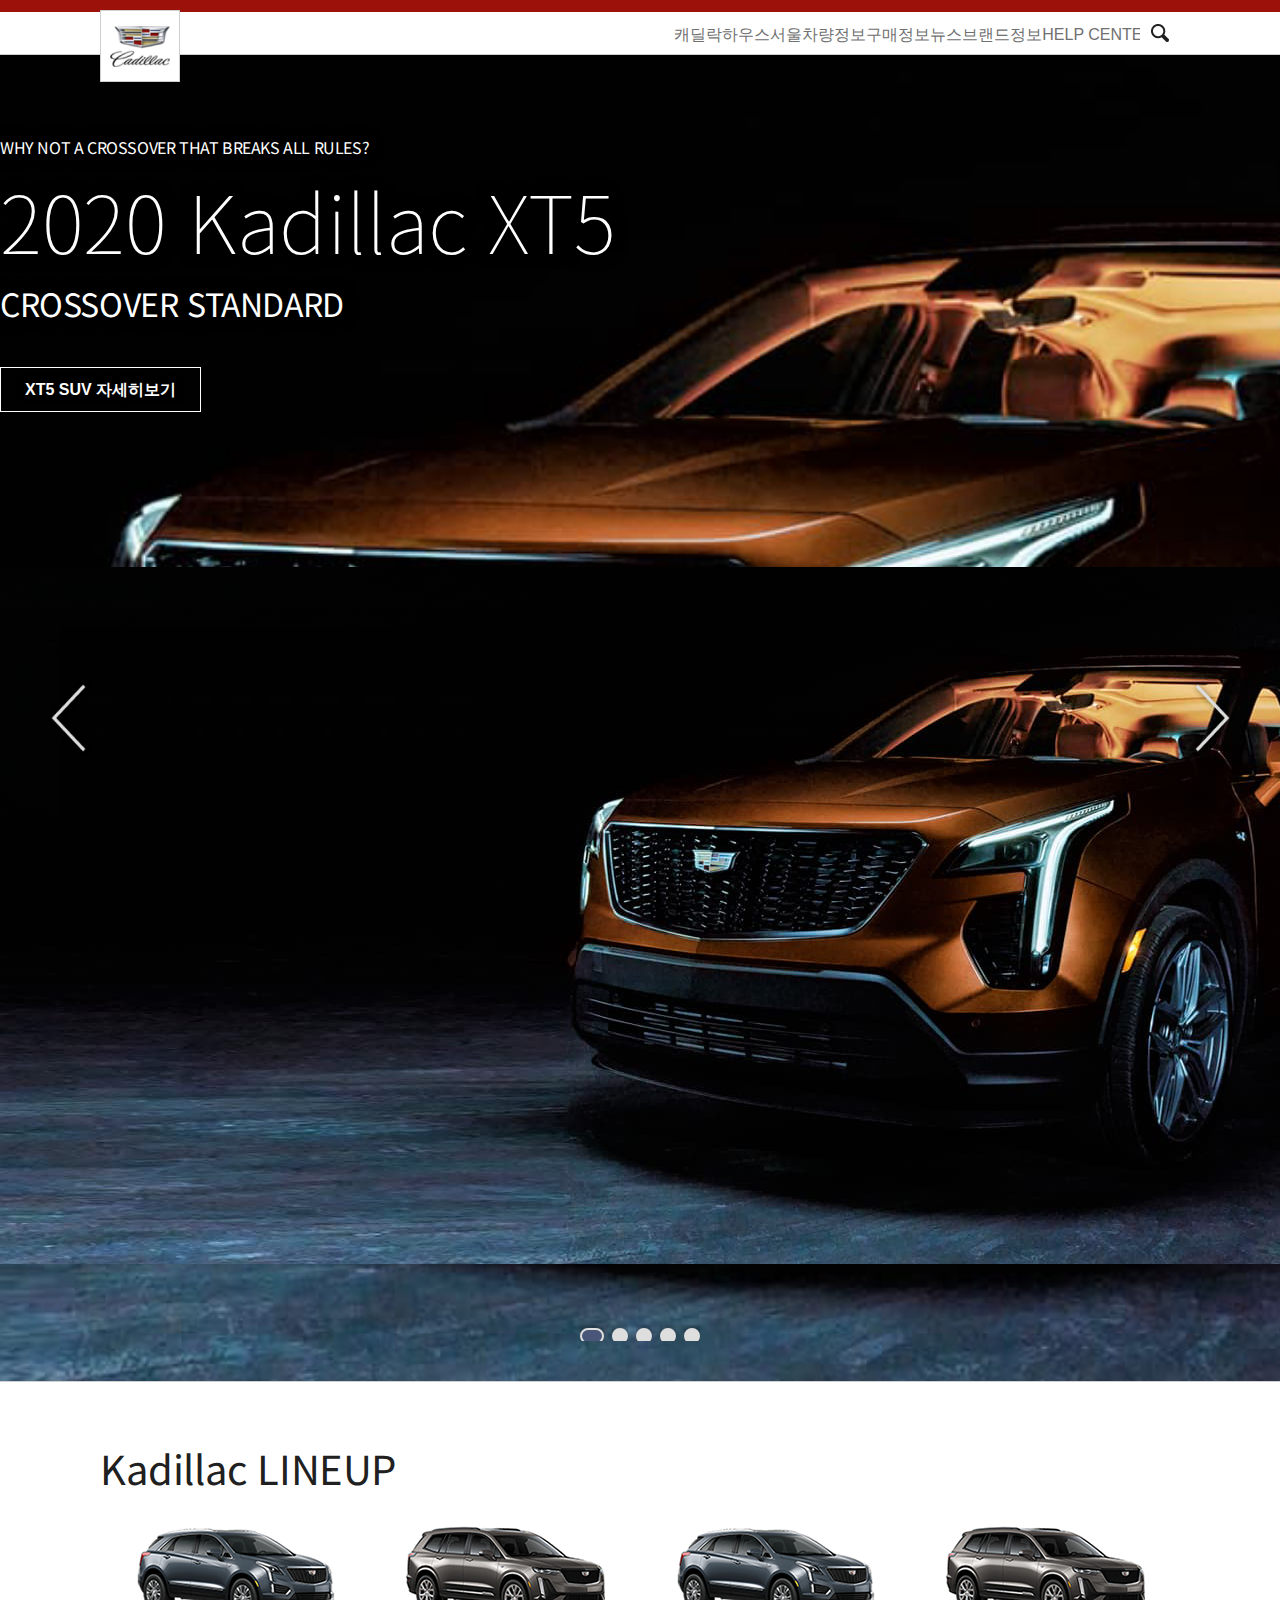
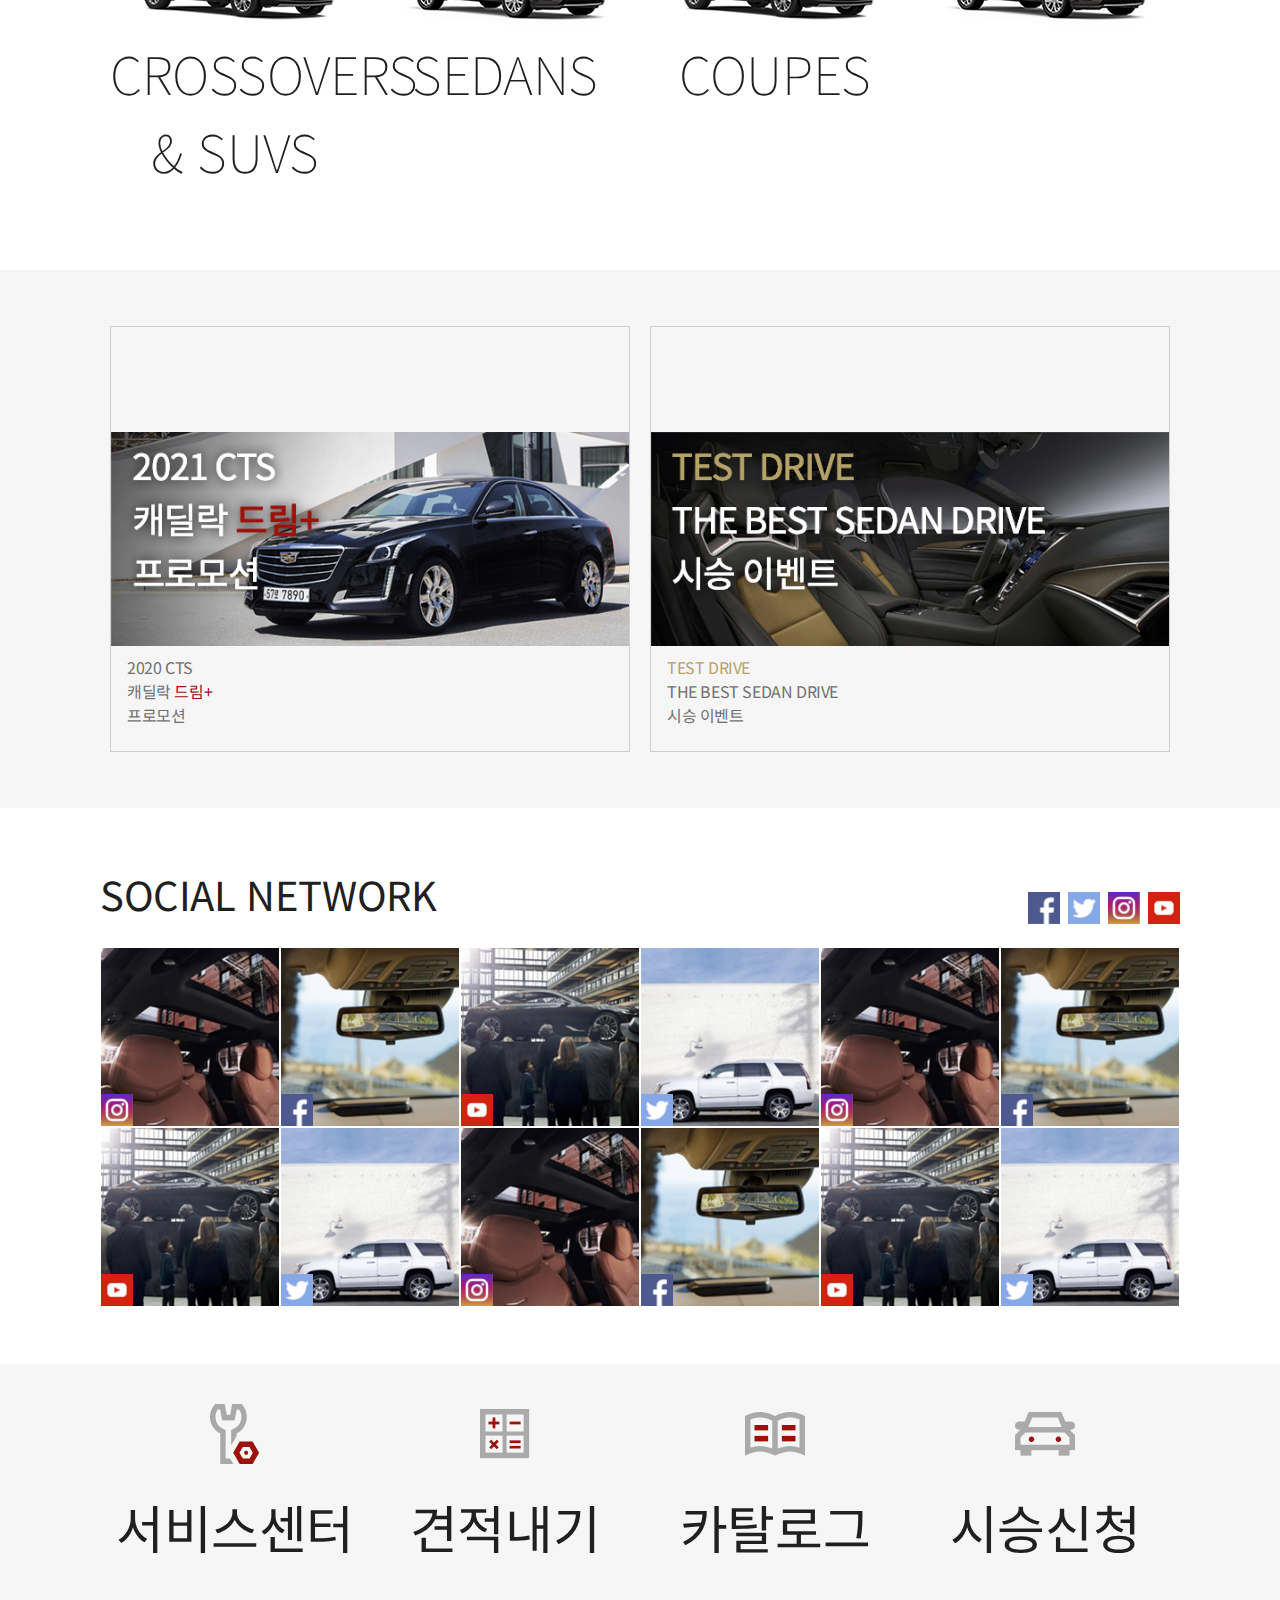
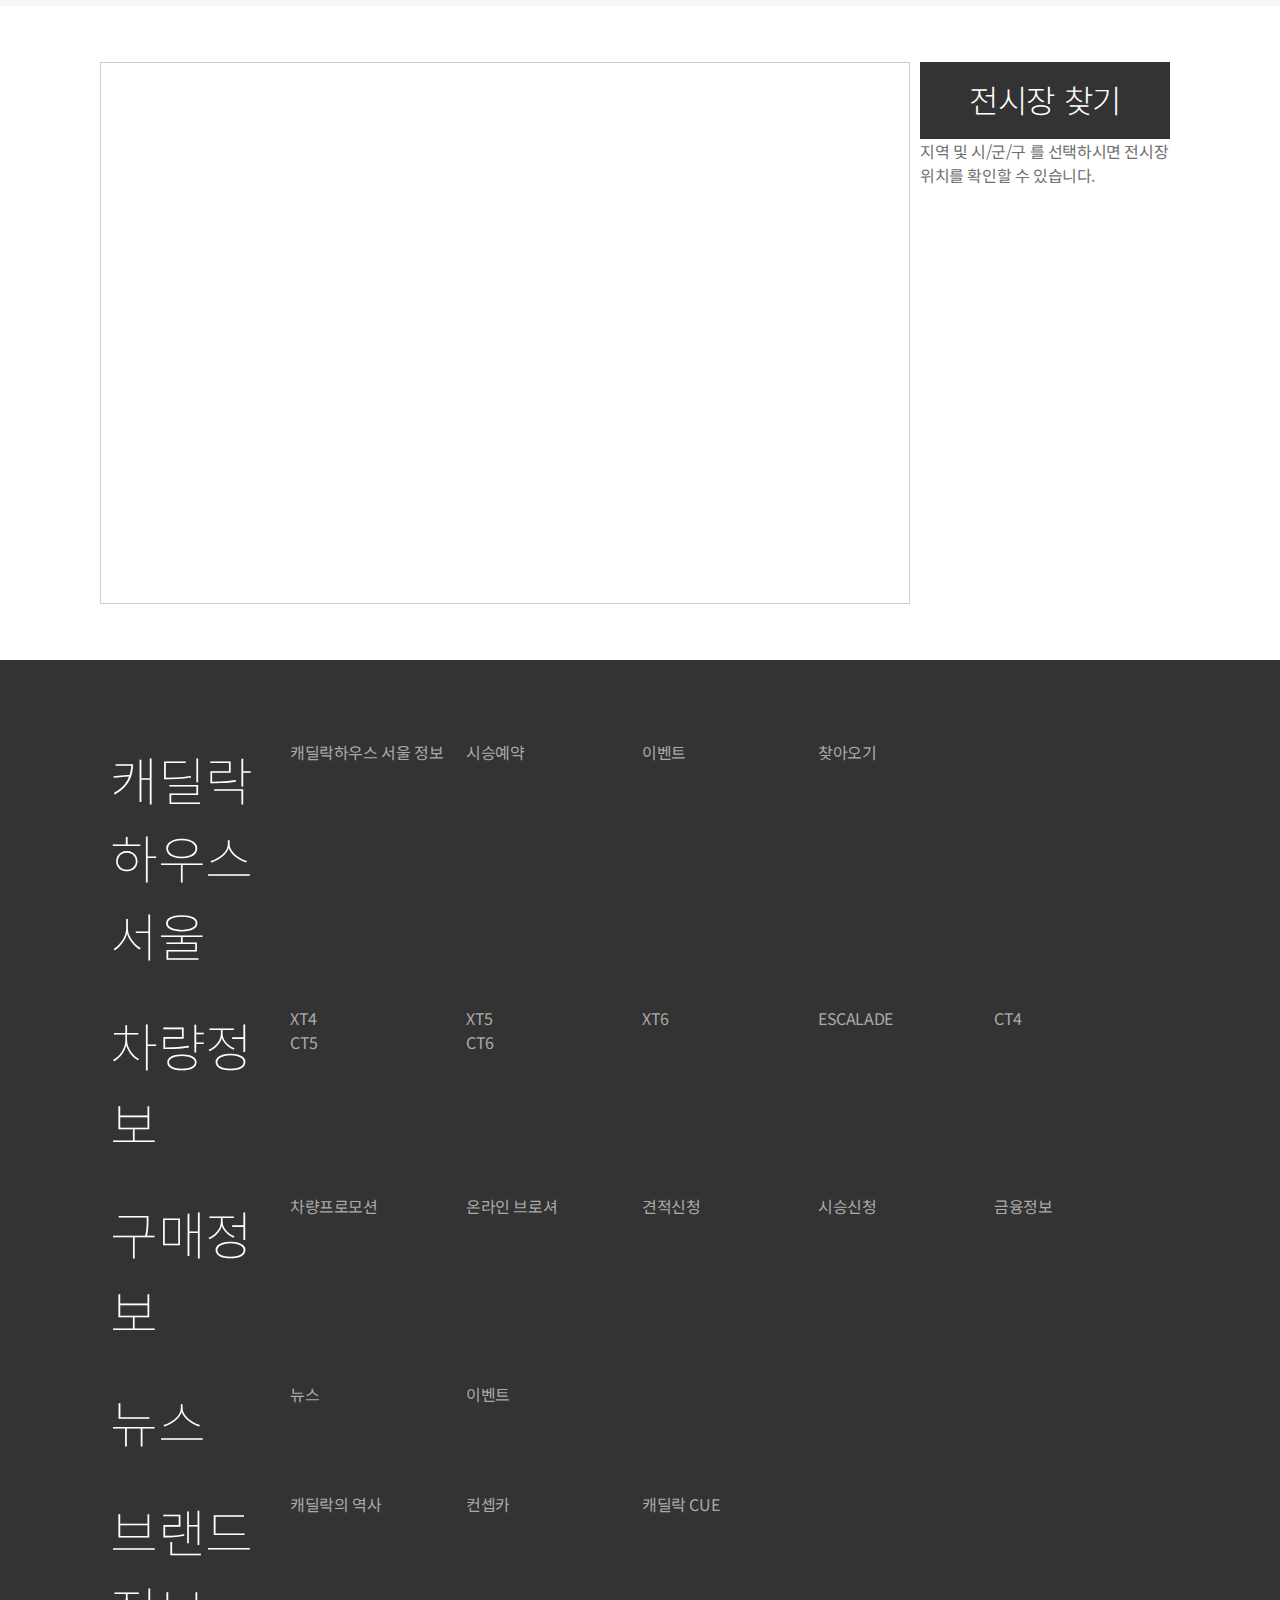
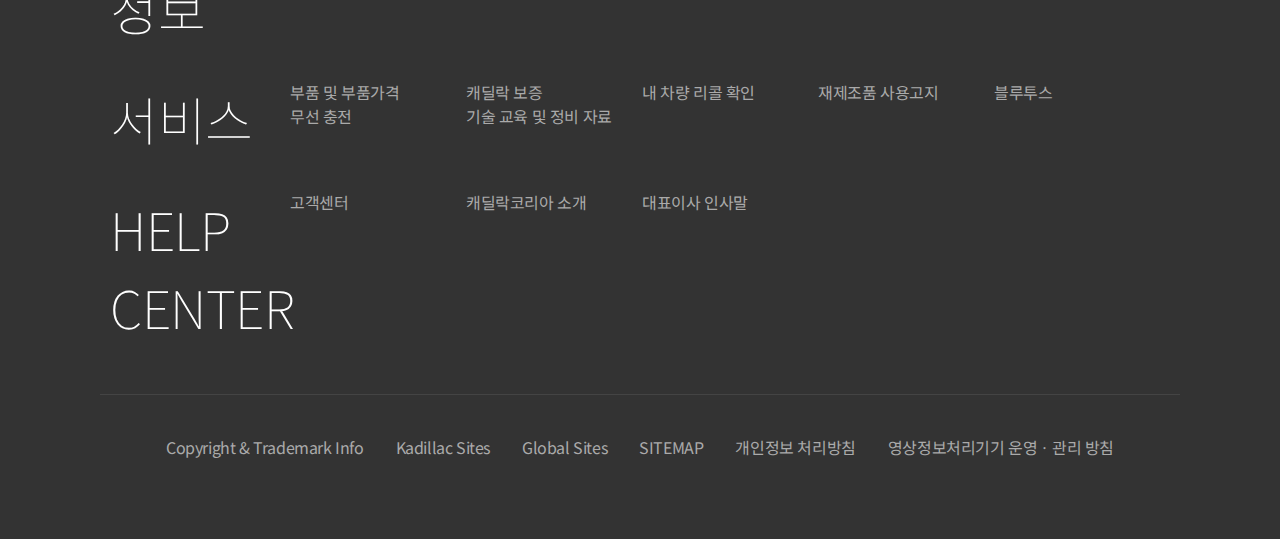
<file: index_ver2.html>
<!DOCTYPE html>
<html lang="ko">

<head>
  <meta charset="UTF-8">
  <meta name="viewport" content="width=device-width, initial-scale=1.0">
  <title>KYUDILLAC</title>
  <meta name="keywords" content="Kyudillac">
  <meta name="description" content="cadillac 사이트 리뉴얼 사이드 프로젝트 SEO최적화 진행">
  <meta name="author" content="Kim Kyuree">

  <meta property="og:title" content="Kyudillac" />
  <meta property="og:type" content="website" />
  <meta property="og:url" content="https://nowonbun.tistory.com" />
  <meta property="og:image" content="https://t1.daumcdn.net/cfile/tistory/1935C94C505D9F8B13" />
  <meta property="og:description" content="cadillac 사이트 리뉴얼 사이드 프로젝트 SEO최적화 진행" />
  <meta property="og:locale" content="ko_KR" />
  <link rel="preconnect" href="https://fonts.gstatic.com">
  <link href="https://fonts.googleapis.com/css2?family=Noto+Sans+KR:wght@100;400;500;700&display=swap" rel="stylesheet">
  <link rel="stylesheet" href="./css/reset.css">
  <link rel="stylesheet" href="./css/layout.css">
  <link rel="stylesheet" href="./css/common.css">
  <link rel="stylesheet" href="./css/style.css">
</head>

<body>
  <div class="wrap">
    <div class="header">
      <div class="container">
        <h1 class="logo">KYUDILLAC</h1>
        <div class="nav">
          <h2 class="a11yHidden">Navigation</h2>
          <ul class="menu">
            <li>
              <button type="button">캐딜락하우스서울</button>
              <div class="subMenu">
                <div class="container row">
                  <div class="col-3 m-col-4 s-col-4 xs-col-2">
                    <h3 class="subMenuTitle">캐딜락하우스 서울</h3>
                    <ul>
                      <li><a href="https://www.cadillac.co.kr/house/house_info.php">캐딜락하우스 서울 정보</a></li>
                      <li><a href="https://www.cadillac.co.kr/house/testdrive.php">시승예약</a></li>
                      <li><a href="https://www.cadillac.co.kr/house/event_end.php">이벤트</a></li>
                      <li><a href="https://www.cadillac.co.kr/house/event_end.php">찾아오기</a></li>
                    </ul>
                  </div>
                </div>
              </div>
            </li>
            <li>
              <button type="button">차량정보</button>
              <div class="subMenu">
                <div class="container row">
                  <div class="col-3 m-col-4 s-col-4 xs-col-2">
                    <h3 class="subMenuTitle">CROSSOVERS & SUVS</h3>
                    <ul>
                      <li><a href="https://www.cadillac.co.kr/vehicle/xt4/vehicle.php">XT4</a></li>
                      <li><a href="https://www.cadillac.co.kr/vehicle/xt5/vehicle.php">XT5</a></li>
                      <li><a href="https://www.cadillac.co.kr/vehicle/xt6/vehicle.php">XT6</a></li>
                      <li><a href="https://www.cadillac.co.kr/vehicle/escalade/vehicle.php">ESCALADE</a></li>
                    </ul>
                  </div>
                  <div class="col-3 m-col-4 s-col-4 xs-col-2">
                    <h3 class="subMenuTitle">SEDANS</h3>
                    <ul>
                      <li><a href="https://www.cadillac.co.kr/vehicle/ct4/vehicle.php">CT4</a></li>
                      <li><a href="https://www.cadillac.co.kr/vehicle/ct5/vehicle.php">CT5</a></li>
                      <li><a href="https://www.cadillac.co.kr/vehicle/ct6/vehicle.php">CT6</a></li>
                    </ul>
                  </div>
                </div>
              </div>
            </li>
            <li>
              <button type="button">구매정보</button>
              <div class="subMenu">
                <div class="container row">
                  <div class="col-3 m-col-4 s-col-4 xs-col-2">
                    <h3 class="subMenuTitle">SHOP</h3>
                    <ul>
                      <li><a href="https://www.cadillac.co.kr/shopping/promotion.php">차량프로모션</a></li>
                      <li><a href="https://www.cadillac.co.kr/shopping/onlinebrochure.php">온라인 브로셔</a></li>
                      <li><a href="https://www.cadillac.co.kr/shopping/quote.php">견적신청</a></li>
                      <li><a href="https://www.cadillac.co.kr/shopping/testdrive.php">시승신청</a></li>
                      <li><a href="https://www.cadillac.co.kr/page/autolease1.php">금융정보</a></li>
                    </ul>
                  </div>
                  <div class="col-3 m-col-4 s-col-4 xs-col-2">
                    <h3 class="subMenuTitle">RESEARCH</h3>
                    <ul>
                      <li><a href="https://www.cadillac.co.kr/shopping/showroom.php">전시장찾기</a></li>
                      <li><a href="https://www.cadillac.co.kr/shopping/servicecenter.php">서비스센터</a></li>
                    </ul>
                  </div>
                </div>
              </div>
            </li>
            <li>
              <button type="button">뉴스</button>
              <div class="subMenu">
                <div class="container row">
                  <div class="col-3 m-col-4 s-col-4 xs-col-2">
                    <h3 class="subMenuTitle">뉴스</h3>
                    <ul>
                      <li><a href="https://www.cadillac.co.kr/board/news.php">뉴스</a></li>
                      <li><a href="https://www.cadillac.co.kr/board/event.php">이벤트</a></li>
                    </ul>
                  </div>
                </div>
              </div>
            </li>
            <li>
              <button type="button">브랜드정보</button>
              <div class="subMenu">
                <div class="container row">
                  <div class="col-3 m-col-4 s-col-4 xs-col-2">
                    <h3 class="subMenuTitle">브랜드정보</h3>
                    <ul>
                      <li><a href="https://www.cadillac.co.kr/page/cadillac_history.php">캐딜락의 역사</a></li>
                      <li><a href="https://www.cadillac.co.kr/page/concept.php">컨셉카</a></li>
                      <li><a href="https://www.cadillac.co.kr/page/cadillac_cue.php">캐딜락 CUE</a></li>
                    </ul>
                  </div>
                </div>
              </div>
            </li>
            <li>
              <button type="button">HELP CENTER</button>
              <div class="subMenu">
                <div class="container row">
                  <div class="col-3 m-col-4 s-col-4 xs-col-2">
                    <h3 class="subMenuTitle">HELP CENTER</h3>
                    <ul>
                      <li><a href="https://www.cadillac.co.kr/page/customer_center.php">고객센터</a></li>
                      <li><a href="https://www.cadillac.co.kr/page/cadillac_about.php">캐딜락코리아 소개</a></li>
                      <li><a href="https://www.cadillac.co.kr/page/greeting.php">대표이사 인사말</a></li>
                    </ul>
                  </div>
                </div>
              </div>
            </li>
          </ul>
        </div>
        <div class="search">
          <label for="searchInput" class="a11yHidden">검색창</label>
          <input type="search" name="" id="searchInput" class="searchInput" placeholder="검색어를 입력하세요">
          <button type="button" class="btnSearchOn">검색</button>
        </div>
      </div>
    </div>
    <div class="main">
      <div class="visual">
        <ul class="carousel">
          <li class="banner1">
            <a href="https://www.cadillac.co.kr/board/event_view.php?idx=61">
              <div class="container">
                <h3 class="h1">2020 Kadillac XT5</h3>
                <p class="h5">CROSSOVER STANDARD</p>
                <p class="description subTitle">WHY NOT A CROSSOVER THAT BREAKS ALL RULES?</p>
                <button type="button" class="btn xLarge outline white btnMore">XT5 SUV 자세히보기</button>
              </div>
              <img src="./images/mainBanner1.jpg" alt="메인 이벤트1 배경">
            </a>
          </li>
          <li class="banner2">
            <a href="https://www.cadillac.co.kr/board/event_view.php?idx=61">
              <div class="container">
                <h3 class="h1">dfsasdf2020 Kadillac XT5</h3>
                <p class="h5">CROSSOVER STANDARD</p>
                <p class="description subTitle">WHY NOT A CROSSOVER THAT BREAKS ALL RULES?</p>
                <button type="button" class="btn xLarge outline white btnMore">XT5 SUV 자세히보기</button>
              </div>
              <img src="./images/mainBanner2.jpg" alt="메인 이벤트2 배경">
            </a>
          </li>
          <li class="banner3">
            <a href="https://www.cadillac.co.kr/board/event_view.php?idx=61">
              <div class="container">
                <h3 class="h1">2020 Kadillac XT5</h3>
                <p class="h5">CROSSOVER STANDARD</p>
                <p class="description subTitle">WHY NOT A CROSSOVER THAT BREAKS ALL RULES?</p>
                <button type="button" class="btn xLarge outline white btnMore">XT5 SUV 자세히보기</button>
              </div>
              <img src="./images/mainBanner3.jpg" alt="메인 이벤트3 배경">
            </a>
          </li>
          <li class="banner4">
            <a href="https://www.cadillac.co.kr/board/event_view.php?idx=61">
              <div class="container">
                <h3 class="h1">2020 Kadillac XT5</h3>
                <p class="h5">CROSSOVER STANDARD</p>
                <p class="description subTitle">WHY NOT A CROSSOVER THAT BREAKS ALL RULES?</p>
                <button type="button" class="btn xLarge outline white btnMore">XT5 SUV 자세히보기</button>
              </div>
              <img src="./images/mainBanner4.jpg" alt="메인 이벤트4 배경">
            </a>
          </li>
          <li class="banner5">
            <a href="https://www.cadillac.co.kr/board/event_view.php?idx=61">
              <div class="container">
                <h3 class="h1">2020 Kadillac XT5</h3>
                <p class="h5">CROSSOVER STANDARD</p>
                <p class="description subTitle">WHY NOT A CROSSOVER THAT BREAKS ALL RULES?</p>
                <button type="button" class="btn xLarge outline white btnMore">XT5 SUV 자세히보기</button>
              </div>
              <img src="./images/mainBanner5.jpg" alt="메인 이벤트5 배경">
            </a>
          </li>
        </ul>
        <button type="button" class="btnPrev">이전</button>
        <button type="button" class="btnNext">다음</button>
        <ul class="indicator">
          <li class="1st active"><button type="button">1번째 banner 보기</button></li>
          <li class="2nd"><button type="button">2번째 banner 보기</button></li>
          <li class="3rd"><button type="button">3번째 banner 보기</button></li>
          <li class="4th"><button type="button">4번째 banner 보기</button></li>
          <li class="5th"><button type="button">5번째 banner 보기</button></li>
        </ul>
      </div>
      <div class="lineUp container">
        <h2 class="h4 sectionTitle">Kadillac LINEUP</h2>
        <ul class="row">
          <li class="col-3 m-col-4 s-col-2 xs-col-2">
            <a href="https://www.cadillac.co.kr/vehicle/xt5/vehicle.php">
              <img src="./images/lineup1.png" alt="CROSSOVERS & SUVS 대표 차종">
              <h3 class="carName">CROSSOVERS & SUVS</h3>
            </a>
          </li>
          <li class="col-3 m-col-4 s-col-2 xs-col-2">
            <a href="https://www.cadillac.co.kr/vehicle/xt5/vehicle.php">
              <img src="./images/lineup2.png" alt="SEDANS 대표 차종">
              <h3 class="carName">SEDANS</h3>
            </a>
          </li>
          <li class="col-3 m-col-4 s-col-2 xs-col-2">
            <a href="https://www.cadillac.co.kr/vehicle/xt5/vehicle.php">
              <img src="./images/lineup1.png" alt="COUPES 대표 차종">
              <h3 class="carName">COUPES</h3>
            </a>
          </li>
          <li class="col-3 m-col-4 s-col-2 xs-col-2">
            <a href="https://www.cadillac.co.kr/vehicle/xt5/vehicle.php">
              <img src="./images/lineup2.png" alt="V-SERIES 대표 차종">
              <h3 class="carName"></h3>
            </a>
          </li>
        </ul>
      </div>
      <div class="promotion">
        <ul class="container row">
          <li class="promotion1 col-6 m-col-4 s-col-4 xs-col-2">
            <a href="https://www.cadillac.co.kr/vehicle/xt5/vehicle.php">
              <h2 class="division">PROMOTION</h2>
              <p class="description">2020 CTS<br>캐딜락 <span class="colorMain">드림+</span><br>프로모션</p>
              <img src="./images/promotion1.png" alt="프로모션 배경">
            </a>
          </li>
          <li class="promotion2 col-6 m-col-4 s-col-4 xs-col-2">
            <a href="https://www.cadillac.co.kr/vehicle/xt5/vehicle.php">
              <h2 class="division">EVENT</h2>
              <p class="description"><span class="colorPoint1">TEST DRIVE</span><br>THE BEST SEDAN DRIVE<br>시승 이벤트</p>
              <img src="./images/promotion2.png" alt="이벤트 배경">
            </a>
          </li>
        </ul>
      </div>
      <div class="sns">
        <div class="container">
          <h2 class="h4 sectionTitle">SOCIAL NETWORK</h2>
          <ul class="snsLink">
            <li class="icon fBook"><a href="https://ko-kr.facebook.com/cadillac/">페이스북</a></li>
            <li class="icon twitter"><a href="https://twitter.com/Cadillac">트위터</a></li>
            <li class="icon insta"><a href="https://www.instagram.com/cadillackorea/">인스타그램</a></li>
            <li class="icon ytube"><a href="https://youtube.com/channel/UCO2hq3YvqALcdNzDlfUj2Xg">유튜브</a></li>
          </ul>
          <ul class="snsPost row">
            <li class="col-2 m-col-2 s-col-1 xs-col-1">
              <a href="https://www.instagram.com/p/CJFrXF7HkjE/?utm_source=ig_web_copy_link">
                <i class="icon insta">instagram Post</i>
                <img src="./images/snsPost1.png" alt="snsPost1">
              </a>
            </li>
            <li class="col-2 m-col-2 s-col-1 xs-col-1">
              <a href="https://www.facebook.com/cadillackorea/posts/2505902199705789">
                <i class="icon fBook">facebook Post</i>
                <img src="./images/snsPost2.png" alt="snsPost2">
              </a>
            </li>
            <li class="col-2 m-col-2 s-col-1 xs-col-1">
              <a href="https://youtu.be/rEjLdpMZKrw">
                <i class="icon ytube">youtube Post</i>
                <img src="./images/snsPost3.png" alt="snsPost3">
              </a>
            </li>
            <li class="col-2 m-col-2 s-col-1 xs-col-1">
              <a href="https://twitter.com/Cadillac/status/1311350657190944770?s=20">
                <i class="icon twitter">twitter Post</i>
                <img src="./images/snsPost4.png" alt="snsPost4">
              </a>
            </li>
            <li class="col-2 m-col-2 s-col-1 xs-col-1">
              <a href="https://www.instagram.com/p/CJCtNR7h3cC/?utm_source=ig_web_copy_link">
                <i class="icon insta">instagram Post</i>
                <img src="./images/snsPost1.png" alt="snsPost5">
              </a>
            </li>
            <li class="col-2 m-col-2 s-col-1 xs-col-1">
              <a href="https://www.facebook.com/cadillackorea/posts/2501993963429946">
                <i class="icon fBook">facebook Post</i>
                <img src="./images/snsPost2.png" alt="snsPost6">
              </a>
            </li>
            <li class="col-2 m-col-2 s-col-1 xs-col-1">
              <a href="https://youtu.be/AjBhFe61DM4">
                <i class="icon ytube">youtube Post</i>
                <img src="./images/snsPost3.png" alt="snsPost7">
              </a>
            </li>
            <li class="col-2 m-col-2 s-col-1 xs-col-1">
              <a href="https://twitter.com/Cadillac/status/1341474754767835136?s=20">
                <i class="icon twitter">twitter Post</i>
                <img src="./images/snsPost4.png" alt="snsPost8">
              </a>
            </li>
            <li class="col-2 m-col-2 s-col-1 xs-col-1">
              <a href="https://www.instagram.com/p/CJCtEOmFYOK/?utm_source=ig_web_copy_link">
                <i class="icon insta">instagram Post</i>
                <img src="./images/snsPost1.png" alt="snsPost9">
              </a>
            </li>
            <li class="col-2 m-col-2 s-col-1 xs-col-1">
              <a href="https://www.facebook.com/cadillackorea/posts/2492765887686087">
                <i class="icon fBook">facebook Post</i>
                <img src="./images/snsPost2.png" alt="snsPost10">
              </a>
            </li>
            <li class="col-2 m-col-2 s-col-1 xs-col-1">
              <a href="https://youtu.be/5f21AsUYMa0">
                <i class="icon ytube">youtube Post</i>
                <img src="./images/snsPost3.png" alt="snsPost11">
              </a>
            </li>
            <li class="col-2 m-col-2 s-col-1 xs-col-1">
              <a href="https://twitter.com/Cadillac/status/1341413564679073798?s=20">
                <i class="icon twitter">twitter Post</i>
                <img src="./images/snsPost4.png" alt="snsPost12">
              </a>
            </li>
          </ul>
        </div>
      </div>
      <div class="quickBanner">
        <h2 class="a11yHidden">Quick Banner</h2>
        <ul class="container row">
          <li class="col-3 m-col-2 s-col-1 xs-col-1"><a href="https://www.cadillac.co.kr/shopping/servicecenter.php">
              <h3>서비스센터</h3>
              <span class="icon service"></span>
            </a></li>
          <li class="col-3 m-col-2 s-col-1 xs-col-1"><a href="https://www.cadillac.co.kr/shopping/quote.php">
              <h3>견적내기</h3>
              <span class="icon estimate"></span>
            </a></li>
          <li class="col-3 m-col-2 s-col-1 xs-col-1"><a href="https://www.cadillac.co.kr/shopping/onlinebrochure.php">
              <h3>카탈로그</h3>
              <span class="icon catalog"></span>
            </a></li>
          <li class="col-3 m-col-2 s-col-1 xs-col-1"><a href="https://www.cadillac.co.kr/shopping/testdrive.php">
              <h3>시승신청</h3>
              <span class="icon drive"></span>
            </a></li>
        </ul>
      </div>
      <div class="map container row">
        <div class="storeSearch col-3 m-col-3 s-col-4 xs-col-2">
          <div class="searchInput">
            <h2 class="sectionTitle h5">전시장 찾기</h2>
          </div>
          <ul>
            <li>지역 및 시/군/구 를 선택하시면 전시장 위치를 확인할 수 있습니다.</li>
          </ul>
        </div>
        <div class="mapView col-9 m-col-5 s-col-4 xs-col-2"></div>
      </div>
    </div>
    <div class="footer">
      <div class="sitemap container">
        <h2 class="a11yHidden">사이트맵</h2>
        <ul>
          <li class="row">
            <h3 class="col-2 m-col-2 s-col-4 xs-col-2">캐딜락하우스 서울</h3>
            <ul class="col-10 m-col-6 s-col-4 xs-col-2">
              <li><a href="https://www.cadillac.co.kr/house/house_info.php">캐딜락하우스 서울 정보</a></li>
              <li><a href="https://www.cadillac.co.kr/house/testdrive.php">시승예약</a></li>
              <li><a href="https://www.cadillac.co.kr/house/event_end.php">이벤트</a></li>
              <li><a href="https://www.cadillac.co.kr/house/event_end.php">찾아오기</a></li>
            </ul>
          </li>
          <li class="row">
            <h3 class="col-2 m-col-2 s-col-4 xs-col-2">차량정보</h3>
            <ul class="col-10 m-col-6 s-col-4 xs-col-2">
              <li><a href="https://www.cadillac.co.kr/vehicle/xt4/vehicle.php">XT4</a></li>
              <li><a href="https://www.cadillac.co.kr/vehicle/xt5/vehicle.php">XT5</a></li>
              <li><a href="https://www.cadillac.co.kr/vehicle/xt6/vehicle.php">XT6</a></li>
              <li><a href="https://www.cadillac.co.kr/vehicle/escalade/vehicle.php">ESCALADE</a></li>
              <li><a href="https://www.cadillac.co.kr/vehicle/ct4/vehicle.php">CT4</a></li>
              <li><a href="https://www.cadillac.co.kr/vehicle/ct5/vehicle.php">CT5</a></li>
              <li><a href="https://www.cadillac.co.kr/vehicle/ct6/vehicle.php">CT6</a></li>
            </ul>
          </li>
          <li class="row">
            <h3 class="col-2 m-col-2 s-col-4 xs-col-2">구매정보</h3>
            <ul class="col-10 m-col-6 s-col-4 xs-col-2">
              <li><a href="https://www.cadillac.co.kr/shopping/promotion.php">차량프로모션</a></li>
              <li><a href="https://www.cadillac.co.kr/shopping/onlinebrochure.php">온라인 브로셔</a></li>
              <li><a href="https://www.cadillac.co.kr/shopping/quote.php">견적신청</a></li>
              <li><a href="https://www.cadillac.co.kr/shopping/testdrive.php">시승신청</a></li>
              <li><a href="https://www.cadillac.co.kr/page/autolease1.php">금융정보</a></li>
            </ul>
          </li>
          <li class="row">
            <h3 class="col-2 m-col-2 s-col-4 xs-col-2">뉴스</h3>
            <ul class="col-10 m-col-6 s-col-4 xs-col-2">
              <li><a href="https://www.cadillac.co.kr/board/news.php">뉴스</a></li>
              <li><a href="https://www.cadillac.co.kr/board/event.php">이벤트</a></li>
            </ul>
          </li>
          <li class="row">
            <h3 class="col-2 m-col-2 s-col-4 xs-col-2">브랜드 정보</h3>
            <ul class="col-10 m-col-6 s-col-4 xs-col-2">
              <li><a href="https://www.cadillac.co.kr/page/cadillac_history.php">캐딜락의 역사</a></li>
              <li><a href="https://www.cadillac.co.kr/page/concept.php">컨셉카</a></li>
              <li><a href="https://www.cadillac.co.kr/page/cadillac_cue.php">캐딜락 CUE</a></li>
            </ul>
          </li>
          <li class="row">
            <h3 class="col-2 m-col-2 s-col-4 xs-col-2">서비스</h3>
            <ul class="col-10 m-col-6 s-col-4 xs-col-2">
              <li><a href="https://www.cadillac.co.kr/page/parts_price.php#partsprice">부품 및 부품가격</a></li>
              <li><a href="https://www.cadillac.co.kr/page/warranty.php">캐딜락 보증</a></li>
              <li><a href="https://www.car.go.kr/ri/recall/list.do">내 차량 리콜 확인</a></li>
              <li><a href="https://www.cadillac.co.kr/page/remanufacture.php">재제조품 사용고지</a></li>
              <li><a href="https://www.cadillac.co.kr/page/bluetooth.php">블루투스</a></li>
              <li><a href="https://www.cadillac.co.kr/page/wireless.php">무선 충전</a></li>
              <li><a href="https://www.cadillac.co.kr/page/technology.php">기술 교육 및 정비 자료</a></li>
            </ul>
          </li>
          <li class="row">
            <h3 class="col-2 m-col-2 s-col-4 xs-col-2">HELP CENTER</h3>
            <ul class="col-10 m-col-6 s-col-4 xs-col-2">
              <li><a href="https://www.cadillac.co.kr/page/customer_center.php">고객센터</a></li>
              <li><a href="https://www.cadillac.co.kr/page/cadillac_about.php">캐딜락코리아 소개</a></li>
              <li><a href="https://www.cadillac.co.kr/page/greeting.php">대표이사 인사말</a></li>
            </ul>
          </li>
        </ul>
      </div>
      <div class="copyright container">
        <h2 class="a11yHidden">copyright</h2>
        <ul class="row">
          <li><a href="https://www.cadillac.co.kr/page/copyright.php">Copyright & Trademark Info</a></li>
          <li><a href="https://www.cadillac.co.kr/page/cadillac_sites.php">Kadillac Sites</a></li>
          <li><a href="https://www.cadillac.com/">Global Sites</a></li>
          <li><a href="https://www.cadillac.co.kr/page/sitemap.php">SITEMAP</a></li>
          <li><a href="https://www.cadillac.co.kr/page/personal_info.php">개인정보 처리방침</a></li>
          <li><a href="https://www.cadillac.co.kr/page/picture_info.php">영상정보처리기기 운영ㆍ관리 방침</a></li>
        </ul>
      </div>
    </div>
  </div>

  <script src="./js/app.js"></script>
</body>

</html>
</file>
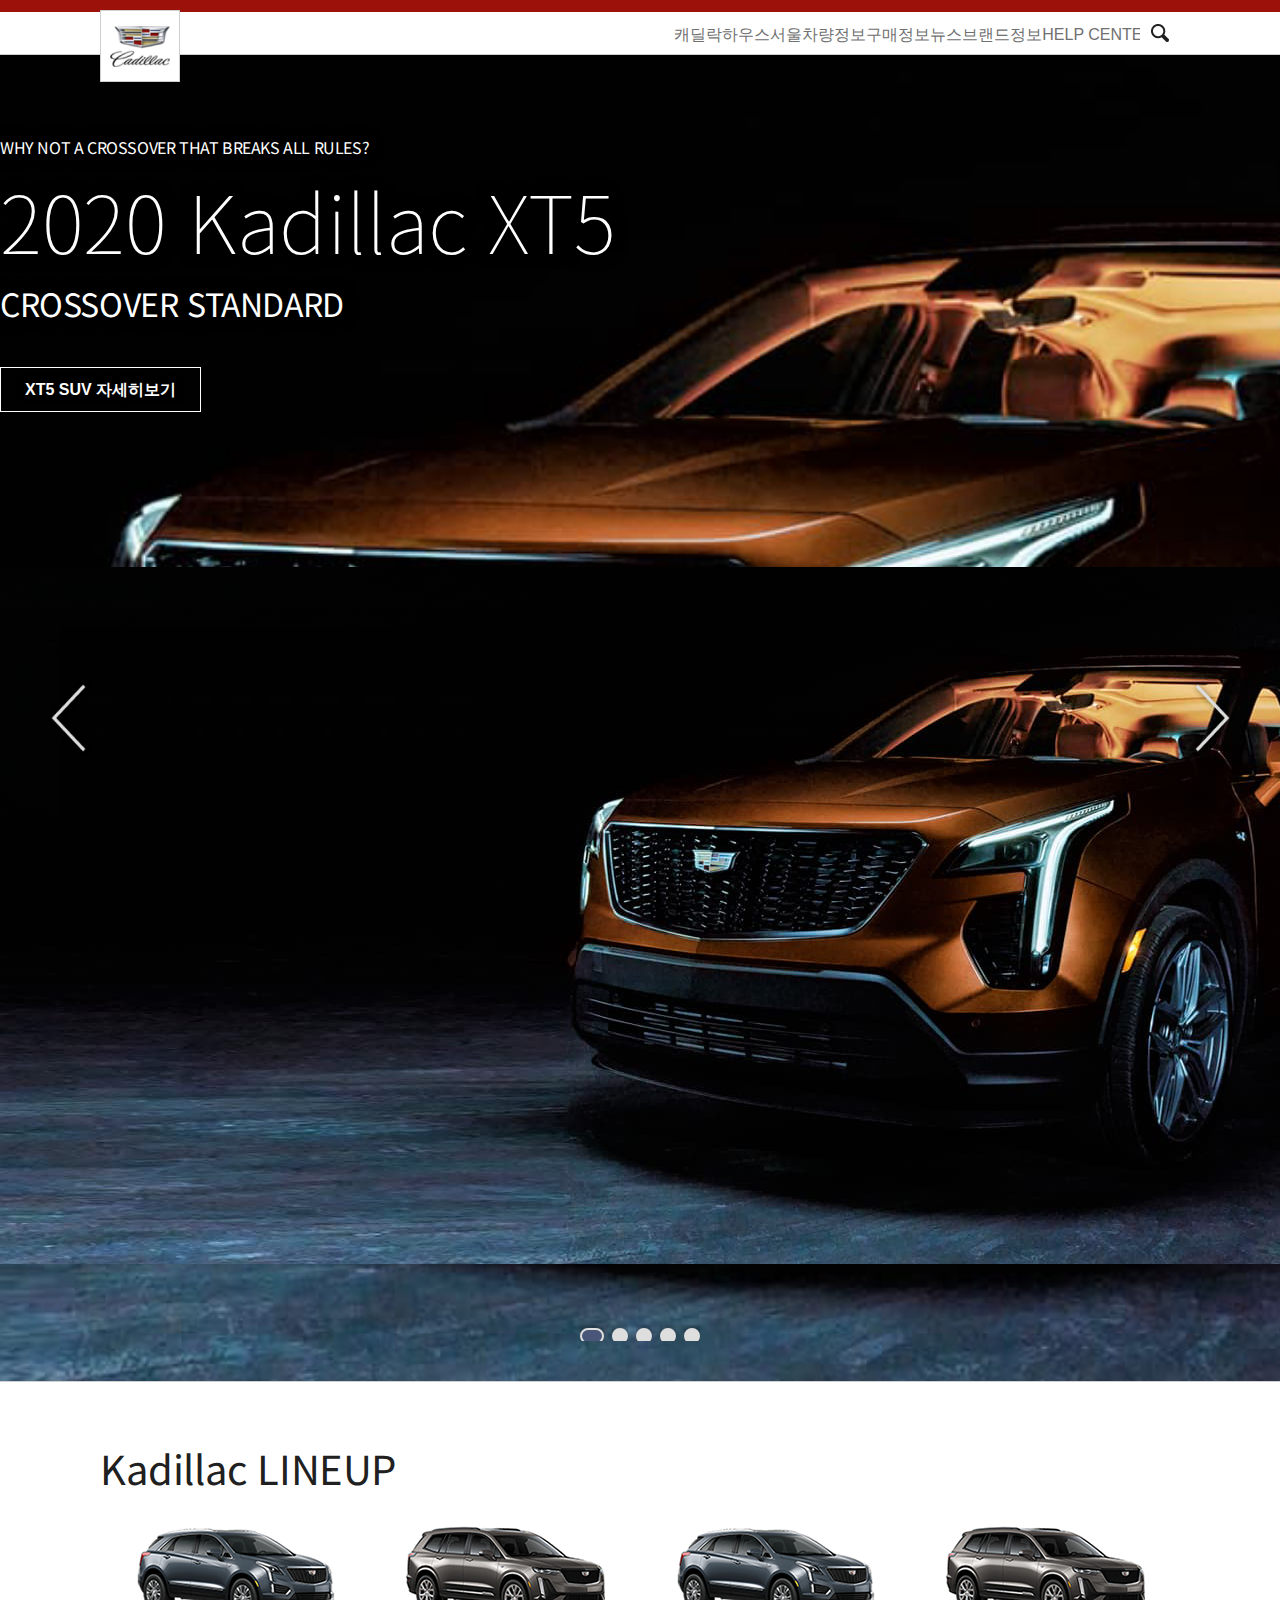
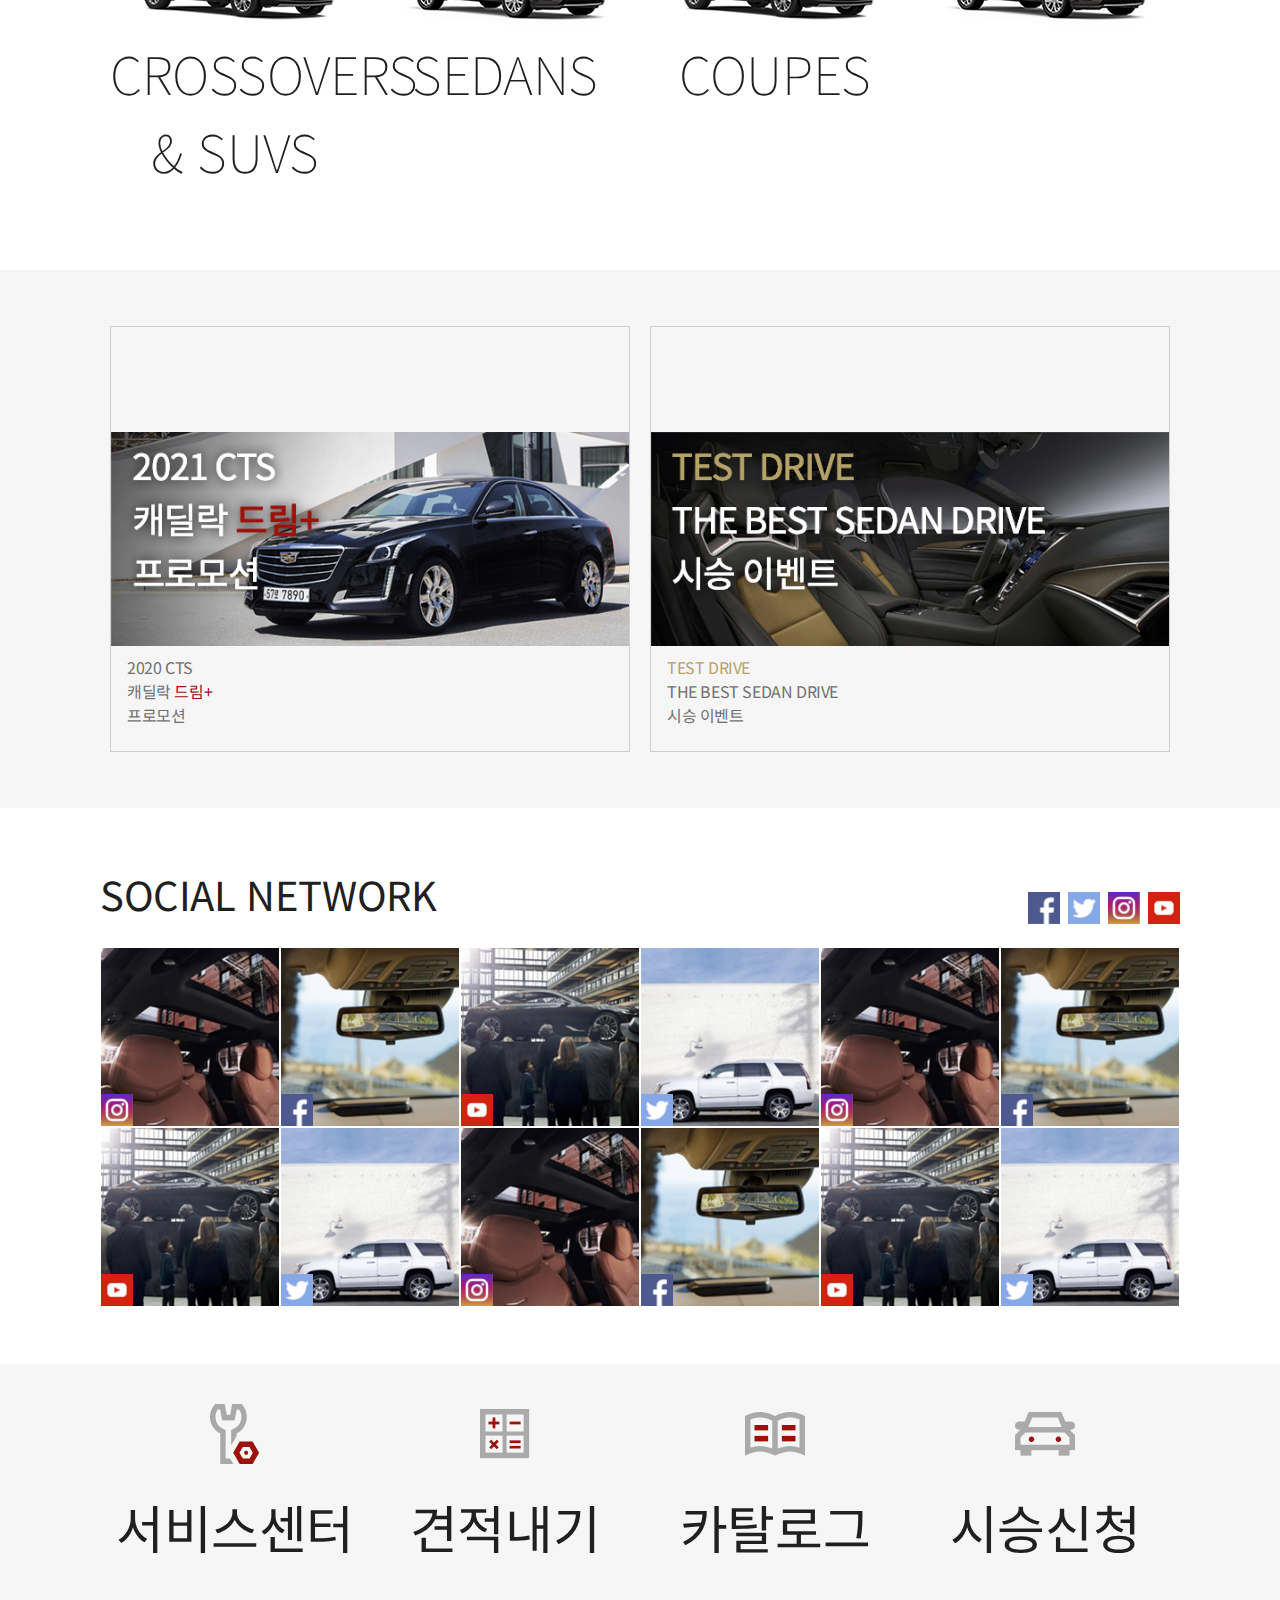
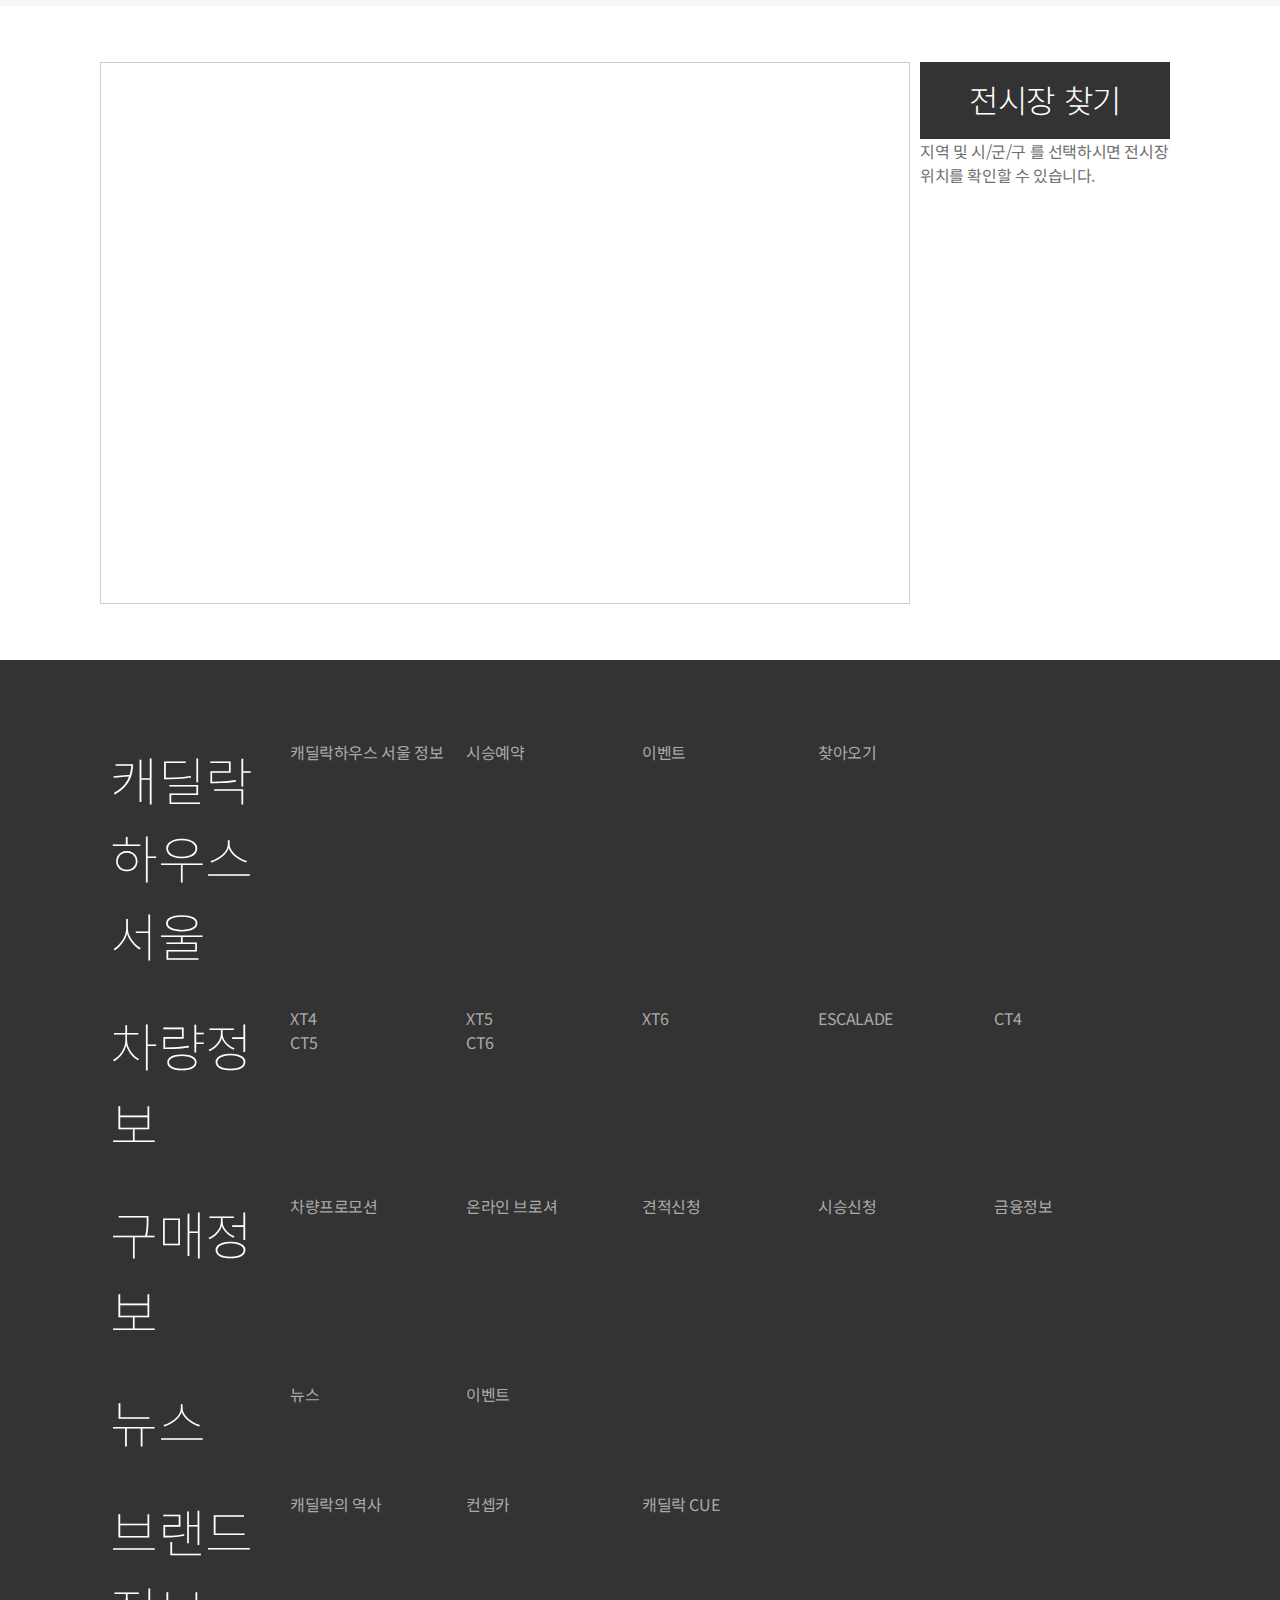
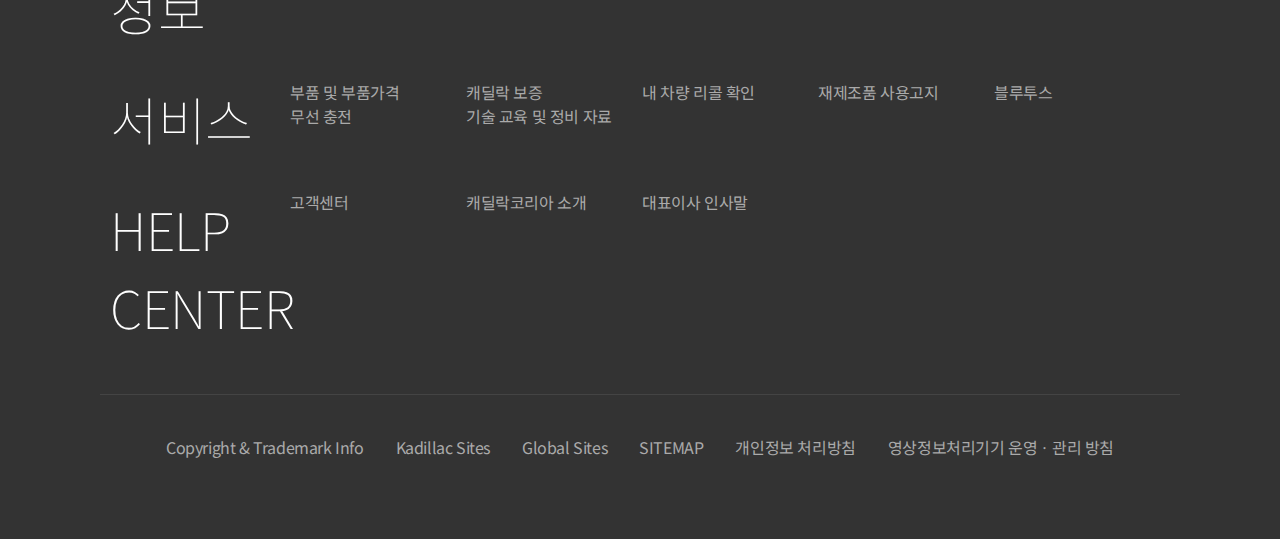
<file: index_ver3.html>
<!DOCTYPE html>
<html lang="ko">

<head>
  <meta charset="UTF-8">
  <meta name="viewport" content="width=device-width, initial-scale=1.0">
  <title>KYUDILLAC</title>
  <link rel="preconnect" href="https://fonts.gstatic.com">
  <link href="https://fonts.googleapis.com/css2?family=Noto+Sans+KR:wght@100;400;500;700&display=swap" rel="stylesheet">
  <link rel="stylesheet" href="./css/reset.css">
  <link rel="stylesheet" href="./css/layout.css">
  <link rel="stylesheet" href="./css/common.css">
  <link rel="stylesheet" href="./css/style.css">
</head>

<body>
  <div class="wrap">
    <div class="header">
      <div class="container">
        <h1 class="logo">KYUDILLAC</h1>
        <div class="nav">
          <h2 class="a11yHidden">Navigation</h2>
          <ul class="menu">
            <li>
              <button type="button">캐딜락하우스서울</button>
              <div class="subMenu">
                <div class="container row">
                  <div class="col-3 m-col-4 s-col-4 xs-col-2">
                    <h3 class="subMenuTitle">캐딜락하우스 서울</h3>
                    <ul>
                      <li><a href="https://www.cadillac.co.kr/house/house_info.php">캐딜락하우스 서울 정보</a></li>
                      <li><a href="https://www.cadillac.co.kr/house/testdrive.php">시승예약</a></li>
                      <li><a href="https://www.cadillac.co.kr/house/event_end.php">이벤트</a></li>
                      <li><a href="https://www.cadillac.co.kr/house/event_end.php">찾아오기</a></li>
                    </ul>
                  </div>
                </div>
              </div>
            </li>
            <li>
              <button type="button">차량정보</button>
              <div class="subMenu">
                <div class="container row">
                  <div class="col-3 m-col-4 s-col-4 xs-col-2">
                    <h3 class="subMenuTitle">CROSSOVERS & SUVS</h3>
                    <ul>
                      <li><a href="https://www.cadillac.co.kr/vehicle/xt4/vehicle.php">XT4</a></li>
                      <li><a href="https://www.cadillac.co.kr/vehicle/xt5/vehicle.php">XT5</a></li>
                      <li><a href="https://www.cadillac.co.kr/vehicle/xt6/vehicle.php">XT6</a></li>
                      <li><a href="https://www.cadillac.co.kr/vehicle/escalade/vehicle.php">ESCALADE</a></li>
                    </ul>
                  </div>
                  <div class="col-3 m-col-4 s-col-4 xs-col-2">
                    <h3 class="subMenuTitle">SEDANS</h3>
                    <ul>
                      <li><a href="https://www.cadillac.co.kr/vehicle/ct4/vehicle.php">CT4</a></li>
                      <li><a href="https://www.cadillac.co.kr/vehicle/ct5/vehicle.php">CT5</a></li>
                      <li><a href="https://www.cadillac.co.kr/vehicle/ct6/vehicle.php">CT6</a></li>
                    </ul>
                  </div>
                </div>
              </div>
            </li>
            <li>
              <button type="button">구매정보</button>
              <div class="subMenu">
                <div class="container row">
                  <div class="col-3 m-col-4 s-col-4 xs-col-2">
                    <h3 class="subMenuTitle">SHOP</h3>
                    <ul>
                      <li><a href="https://www.cadillac.co.kr/shopping/promotion.php">차량프로모션</a></li>
                      <li><a href="https://www.cadillac.co.kr/shopping/onlinebrochure.php">온라인 브로셔</a></li>
                      <li><a href="https://www.cadillac.co.kr/shopping/quote.php">견적신청</a></li>
                      <li><a href="https://www.cadillac.co.kr/shopping/testdrive.php">시승신청</a></li>
                      <li><a href="https://www.cadillac.co.kr/page/autolease1.php">금융정보</a></li>
                    </ul>
                  </div>
                  <div class="col-3 m-col-4 s-col-4 xs-col-2">
                    <h3 class="subMenuTitle">RESEARCH</h3>
                    <ul>
                      <li><a href="https://www.cadillac.co.kr/shopping/showroom.php">전시장찾기</a></li>
                      <li><a href="https://www.cadillac.co.kr/shopping/servicecenter.php">서비스센터</a></li>
                    </ul>
                  </div>
                </div>
              </div>
            </li>
            <li>
              <button type="button">뉴스</button>
              <div class="subMenu">
                <div class="container row">
                  <div class="col-3 m-col-4 s-col-4 xs-col-2">
                    <h3 class="subMenuTitle">뉴스</h3>
                    <ul>
                      <li><a href="https://www.cadillac.co.kr/board/news.php">뉴스</a></li>
                      <li><a href="https://www.cadillac.co.kr/board/event.php">이벤트</a></li>
                    </ul>
                  </div>
                </div>
              </div>
            </li>
            <li>
              <button type="button">브랜드정보</button>
              <div class="subMenu">
                <div class="container row">
                  <div class="col-3 m-col-4 s-col-4 xs-col-2">
                    <h3 class="subMenuTitle">브랜드정보</h3>
                    <ul>
                      <li><a href="https://www.cadillac.co.kr/page/cadillac_history.php">캐딜락의 역사</a></li>
                      <li><a href="https://www.cadillac.co.kr/page/concept.php">컨셉카</a></li>
                      <li><a href="https://www.cadillac.co.kr/page/cadillac_cue.php">캐딜락 CUE</a></li>
                    </ul>
                  </div>
                </div>
              </div>
            </li>
            <li>
              <button type="button">HELP CENTER</button>
              <div class="subMenu">
                <div class="container row">
                  <div class="col-3 m-col-4 s-col-4 xs-col-2">
                    <h3 class="subMenuTitle">HELP CENTER</h3>
                    <ul>
                      <li><a href="https://www.cadillac.co.kr/page/customer_center.php">고객센터</a></li>
                      <li><a href="https://www.cadillac.co.kr/page/cadillac_about.php">캐딜락코리아 소개</a></li>
                      <li><a href="https://www.cadillac.co.kr/page/greeting.php">대표이사 인사말</a></li>
                    </ul>
                  </div>
                </div>
              </div>
            </li>
          </ul>
        </div>
        <div class="search">
          <label for="searchInput" class="a11yHidden">검색창</label>
          <input type="search" name="" id="searchInput" class="searchInput" placeholder="검색어를 입력하세요">
          <button type="button" class="btnSearchOn">검색</button>
        </div>
      </div>
    </div>
    <div class="main">
      <div class="visual">
        <ul class="carousel">
          <li class="banner1">
            <a href="https://www.cadillac.co.kr/board/event_view.php?idx=61">
              <div class="container">
                <h3 class="h1">2020 Kadillac XT5</h3>
                <p class="h5">CROSSOVER STANDARD</p>
                <p class="description subTitle">WHY NOT A CROSSOVER THAT BREAKS ALL RULES?</p>
                <button type="button" class="btn xLarge outline white btnMore">XT5 SUV 자세히보기</button>
              </div>
              <img src="./images/mainBanner1.jpg" alt="메인 이벤트1 배경">
            </a>
          </li>
          <li class="banner2">
            <a href="https://www.cadillac.co.kr/board/event_view.php?idx=61">
              <div class="container">
                <h3 class="h1">dfsasdf2020 Kadillac XT5</h3>
                <p class="h5">CROSSOVER STANDARD</p>
                <p class="description subTitle">WHY NOT A CROSSOVER THAT BREAKS ALL RULES?</p>
                <button type="button" class="btn xLarge outline white btnMore">XT5 SUV 자세히보기</button>
              </div>
              <img src="./images/mainBanner2.jpg" alt="메인 이벤트2 배경">
            </a>
          </li>
          <li class="banner3">
            <a href="https://www.cadillac.co.kr/board/event_view.php?idx=61">
              <div class="container">
                <h3 class="h1">2020 Kadillac XT5</h3>
                <p class="h5">CROSSOVER STANDARD</p>
                <p class="description subTitle">WHY NOT A CROSSOVER THAT BREAKS ALL RULES?</p>
                <button type="button" class="btn xLarge outline white btnMore">XT5 SUV 자세히보기</button>
              </div>
              <img src="./images/mainBanner3.jpg" alt="메인 이벤트3 배경">
            </a>
          </li>
          <li class="banner4">
            <a href="https://www.cadillac.co.kr/board/event_view.php?idx=61">
              <div class="container">
                <h3 class="h1">2020 Kadillac XT5</h3>
                <p class="h5">CROSSOVER STANDARD</p>
                <p class="description subTitle">WHY NOT A CROSSOVER THAT BREAKS ALL RULES?</p>
                <button type="button" class="btn xLarge outline white btnMore">XT5 SUV 자세히보기</button>
              </div>
              <img src="./images/mainBanner4.jpg" alt="메인 이벤트4 배경">
            </a>
          </li>
          <li class="banner5">
            <a href="https://www.cadillac.co.kr/board/event_view.php?idx=61">
              <div class="container">
                <h3 class="h1">2020 Kadillac XT5</h3>
                <p class="h5">CROSSOVER STANDARD</p>
                <p class="description subTitle">WHY NOT A CROSSOVER THAT BREAKS ALL RULES?</p>
                <button type="button" class="btn xLarge outline white btnMore">XT5 SUV 자세히보기</button>
              </div>
              <img src="./images/mainBanner5.jpg" alt="메인 이벤트5 배경">
            </a>
          </li>
        </ul>
        <button type="button" class="btnPrev">이전</button>
        <button type="button" class="btnNext">다음</button>
        <ul class="indicator">
          <li class="1st active"><button type="button">1번째 banner 보기</button></li>
          <li class="2nd"><button type="button">2번째 banner 보기</button></li>
          <li class="3rd"><button type="button">3번째 banner 보기</button></li>
          <li class="4th"><button type="button">4번째 banner 보기</button></li>
          <li class="5th"><button type="button">5번째 banner 보기</button></li>
        </ul>
      </div>
      <div class="lineUp container">
        <h2 class="h4 sectionTitle">Kadillac LINEUP</h2>
        <ul class="row">
          <li class="col-3 m-col-4 s-col-2 xs-col-2">
            <a href="https://www.cadillac.co.kr/vehicle/xt5/vehicle.php">
              <img src="./images/lineup1.png" alt="CROSSOVERS & SUVS 대표 차종">
              <h3 class="carName">CROSSOVERS & SUVS</h3>
            </a>
          </li>
          <li class="col-3 m-col-4 s-col-2 xs-col-2">
            <a href="https://www.cadillac.co.kr/vehicle/xt5/vehicle.php">
              <img src="./images/lineup2.png" alt="SEDANS 대표 차종">
              <h3 class="carName">SEDANS</h3>
            </a>
          </li>
          <li class="col-3 m-col-4 s-col-2 xs-col-2">
            <a href="https://www.cadillac.co.kr/vehicle/xt5/vehicle.php">
              <img src="./images/lineup1.png" alt="COUPES 대표 차종">
              <h3 class="carName">COUPES</h3>
            </a>
          </li>
          <li class="col-3 m-col-4 s-col-2 xs-col-2">
            <a href="https://www.cadillac.co.kr/vehicle/xt5/vehicle.php">
              <img src="./images/lineup2.png" alt="V-SERIES 대표 차종">
              <h3 class="carName"></h3>
            </a>
          </li>
        </ul>
      </div>
      <div class="promotion">
        <ul class="container row">
          <li class="promotion1 col-6 m-col-4 s-col-4 xs-col-2">
            <a href="https://www.cadillac.co.kr/vehicle/xt5/vehicle.php">
              <h2 class="division">PROMOTION</h2>
              <p class="description">2020 CTS<br>캐딜락 <span class="colorMain">드림+</span><br>프로모션</p>
              <img src="./images/promotion1.png" alt="프로모션 배경">
            </a>
          </li>
          <li class="promotion2 col-6 m-col-4 s-col-4 xs-col-2">
            <a href="https://www.cadillac.co.kr/vehicle/xt5/vehicle.php">
              <h2 class="division">EVENT</h2>
              <p class="description"><span class="colorPoint1">TEST DRIVE</span><br>THE BEST SEDAN DRIVE<br>시승 이벤트</p>
              <img src="./images/promotion2.png" alt="이벤트 배경">
            </a>
          </li>
        </ul>
      </div>
      <div class="sns">
        <div class="container">
          <h2 class="h4 sectionTitle">SOCIAL NETWORK</h2>
          <ul class="snsLink">
            <li class="icon fBook"><a href="https://ko-kr.facebook.com/cadillac/">페이스북</a></li>
            <li class="icon twitter"><a href="https://twitter.com/Cadillac">트위터</a></li>
            <li class="icon insta"><a href="https://www.instagram.com/cadillackorea/">인스타그램</a></li>
            <li class="icon ytube"><a href="https://youtube.com/channel/UCO2hq3YvqALcdNzDlfUj2Xg">유튜브</a></li>
          </ul>
          <ul class="snsPost row">
            <li class="col-2 m-col-2 s-col-1 xs-col-1">
              <a href="https://www.instagram.com/p/CJFrXF7HkjE/?utm_source=ig_web_copy_link">
                <i class="icon insta">instagram Post</i>
                <img src="./images/snsPost1.png" alt="snsPost1">
              </a>
            </li>
            <li class="col-2 m-col-2 s-col-1 xs-col-1">
              <a href="https://www.facebook.com/cadillackorea/posts/2505902199705789">
                <i class="icon fBook">facebook Post</i>
                <img src="./images/snsPost2.png" alt="snsPost2">
              </a>
            </li>
            <li class="col-2 m-col-2 s-col-1 xs-col-1">
              <a href="https://youtu.be/rEjLdpMZKrw">
                <i class="icon ytube">youtube Post</i>
                <img src="./images/snsPost3.png" alt="snsPost3">
              </a>
            </li>
            <li class="col-2 m-col-2 s-col-1 xs-col-1">
              <a href="https://twitter.com/Cadillac/status/1311350657190944770?s=20">
                <i class="icon twitter">twitter Post</i>
                <img src="./images/snsPost4.png" alt="snsPost4">
              </a>
            </li>
            <li class="col-2 m-col-2 s-col-1 xs-col-1">
              <a href="https://www.instagram.com/p/CJCtNR7h3cC/?utm_source=ig_web_copy_link">
                <i class="icon insta">instagram Post</i>
                <img src="./images/snsPost1.png" alt="snsPost5">
              </a>
            </li>
            <li class="col-2 m-col-2 s-col-1 xs-col-1">
              <a href="https://www.facebook.com/cadillackorea/posts/2501993963429946">
                <i class="icon fBook">facebook Post</i>
                <img src="./images/snsPost2.png" alt="snsPost6">
              </a>
            </li>
            <li class="col-2 m-col-2 s-col-1 xs-col-1">
              <a href="https://youtu.be/AjBhFe61DM4">
                <i class="icon ytube">youtube Post</i>
                <img src="./images/snsPost3.png" alt="snsPost7">
              </a>
            </li>
            <li class="col-2 m-col-2 s-col-1 xs-col-1">
              <a href="https://twitter.com/Cadillac/status/1341474754767835136?s=20">
                <i class="icon twitter">twitter Post</i>
                <img src="./images/snsPost4.png" alt="snsPost8">
              </a>
            </li>
            <li class="col-2 m-col-2 s-col-1 xs-col-1">
              <a href="https://www.instagram.com/p/CJCtEOmFYOK/?utm_source=ig_web_copy_link">
                <i class="icon insta">instagram Post</i>
                <img src="./images/snsPost1.png" alt="snsPost9">
              </a>
            </li>
            <li class="col-2 m-col-2 s-col-1 xs-col-1">
              <a href="https://www.facebook.com/cadillackorea/posts/2492765887686087">
                <i class="icon fBook">facebook Post</i>
                <img src="./images/snsPost2.png" alt="snsPost10">
              </a>
            </li>
            <li class="col-2 m-col-2 s-col-1 xs-col-1">
              <a href="https://youtu.be/5f21AsUYMa0">
                <i class="icon ytube">youtube Post</i>
                <img src="./images/snsPost3.png" alt="snsPost11">
              </a>
            </li>
            <li class="col-2 m-col-2 s-col-1 xs-col-1">
              <a href="https://twitter.com/Cadillac/status/1341413564679073798?s=20">
                <i class="icon twitter">twitter Post</i>
                <img src="./images/snsPost4.png" alt="snsPost12">
              </a>
            </li>
          </ul>
        </div>
      </div>
      <div class="quickBanner">
        <h2 class="a11yHidden">Quick Banner</h2>
        <ul class="container row">
          <li class="col-3 m-col-2 s-col-1 xs-col-1"><a href="https://www.cadillac.co.kr/shopping/servicecenter.php">
              <h3>서비스센터</h3>
              <span class="icon service"></span>
            </a></li>
          <li class="col-3 m-col-2 s-col-1 xs-col-1"><a href="https://www.cadillac.co.kr/shopping/quote.php">
              <h3>견적내기</h3>
              <span class="icon estimate"></span>
            </a></li>
          <li class="col-3 m-col-2 s-col-1 xs-col-1"><a href="https://www.cadillac.co.kr/shopping/onlinebrochure.php">
              <h3>카탈로그</h3>
              <span class="icon catalog"></span>
            </a></li>
          <li class="col-3 m-col-2 s-col-1 xs-col-1"><a href="https://www.cadillac.co.kr/shopping/testdrive.php">
              <h3>시승신청</h3>
              <span class="icon drive"></span>
            </a></li>
        </ul>
      </div>
      <div class="map container row">
        <div class="storeSearch col-3 m-col-3 s-col-4 xs-col-2">
          <div class="searchInput">
            <h2 class="sectionTitle h5">전시장 찾기</h2>
          </div>
          <ul>
            <li>지역 및 시/군/구 를 선택하시면 전시장 위치를 확인할 수 있습니다.</li>
          </ul>
        </div>
        <div class="mapView col-9 m-col-5 s-col-4 xs-col-2"></div>
      </div>
    </div>
    <div class="footer">
      <div class="sitemap container">
        <h2 class="a11yHidden">사이트맵</h2>
        <ul>
          <li class="row">
            <h3 class="col-2 m-col-2 s-col-4 xs-col-2">캐딜락하우스 서울</h3>
            <ul class="col-10 m-col-6 s-col-4 xs-col-2">
              <li><a href="https://www.cadillac.co.kr/house/house_info.php">캐딜락하우스 서울 정보</a></li>
              <li><a href="https://www.cadillac.co.kr/house/testdrive.php">시승예약</a></li>
              <li><a href="https://www.cadillac.co.kr/house/event_end.php">이벤트</a></li>
              <li><a href="https://www.cadillac.co.kr/house/event_end.php">찾아오기</a></li>
            </ul>
          </li>
          <li class="row">
            <h3 class="col-2 m-col-2 s-col-4 xs-col-2">차량정보</h3>
            <ul class="col-10 m-col-6 s-col-4 xs-col-2">
              <li><a href="https://www.cadillac.co.kr/vehicle/xt4/vehicle.php">XT4</a></li>
              <li><a href="https://www.cadillac.co.kr/vehicle/xt5/vehicle.php">XT5</a></li>
              <li><a href="https://www.cadillac.co.kr/vehicle/xt6/vehicle.php">XT6</a></li>
              <li><a href="https://www.cadillac.co.kr/vehicle/escalade/vehicle.php">ESCALADE</a></li>
              <li><a href="https://www.cadillac.co.kr/vehicle/ct4/vehicle.php">CT4</a></li>
              <li><a href="https://www.cadillac.co.kr/vehicle/ct5/vehicle.php">CT5</a></li>
              <li><a href="https://www.cadillac.co.kr/vehicle/ct6/vehicle.php">CT6</a></li>
            </ul>
          </li>
          <li class="row">
            <h3 class="col-2 m-col-2 s-col-4 xs-col-2">구매정보</h3>
            <ul class="col-10 m-col-6 s-col-4 xs-col-2">
              <li><a href="https://www.cadillac.co.kr/shopping/promotion.php">차량프로모션</a></li>
              <li><a href="https://www.cadillac.co.kr/shopping/onlinebrochure.php">온라인 브로셔</a></li>
              <li><a href="https://www.cadillac.co.kr/shopping/quote.php">견적신청</a></li>
              <li><a href="https://www.cadillac.co.kr/shopping/testdrive.php">시승신청</a></li>
              <li><a href="https://www.cadillac.co.kr/page/autolease1.php">금융정보</a></li>
            </ul>
          </li>
          <li class="row">
            <h3 class="col-2 m-col-2 s-col-4 xs-col-2">뉴스</h3>
            <ul class="col-10 m-col-6 s-col-4 xs-col-2">
              <li><a href="https://www.cadillac.co.kr/board/news.php">뉴스</a></li>
              <li><a href="https://www.cadillac.co.kr/board/event.php">이벤트</a></li>
            </ul>
          </li>
          <li class="row">
            <h3 class="col-2 m-col-2 s-col-4 xs-col-2">브랜드 정보</h3>
            <ul class="col-10 m-col-6 s-col-4 xs-col-2">
              <li><a href="https://www.cadillac.co.kr/page/cadillac_history.php">캐딜락의 역사</a></li>
              <li><a href="https://www.cadillac.co.kr/page/concept.php">컨셉카</a></li>
              <li><a href="https://www.cadillac.co.kr/page/cadillac_cue.php">캐딜락 CUE</a></li>
            </ul>
          </li>
          <li class="row">
            <h3 class="col-2 m-col-2 s-col-4 xs-col-2">서비스</h3>
            <ul class="col-10 m-col-6 s-col-4 xs-col-2">
              <li><a href="https://www.cadillac.co.kr/page/parts_price.php#partsprice">부품 및 부품가격</a></li>
              <li><a href="https://www.cadillac.co.kr/page/warranty.php">캐딜락 보증</a></li>
              <li><a href="https://www.car.go.kr/ri/recall/list.do">내 차량 리콜 확인</a></li>
              <li><a href="https://www.cadillac.co.kr/page/remanufacture.php">재제조품 사용고지</a></li>
              <li><a href="https://www.cadillac.co.kr/page/bluetooth.php">블루투스</a></li>
              <li><a href="https://www.cadillac.co.kr/page/wireless.php">무선 충전</a></li>
              <li><a href="https://www.cadillac.co.kr/page/technology.php">기술 교육 및 정비 자료</a></li>
            </ul>
          </li>
          <li class="row">
            <h3 class="col-2 m-col-2 s-col-4 xs-col-2">HELP CENTER</h3>
            <ul class="col-10 m-col-6 s-col-4 xs-col-2">
              <li><a href="https://www.cadillac.co.kr/page/customer_center.php">고객센터</a></li>
              <li><a href="https://www.cadillac.co.kr/page/cadillac_about.php">캐딜락코리아 소개</a></li>
              <li><a href="https://www.cadillac.co.kr/page/greeting.php">대표이사 인사말</a></li>
            </ul>
          </li>
        </ul>
      </div>
      <div class="copyright container">
        <h2 class="a11yHidden">copyright</h2>
        <ul class="row">
          <li><a href="https://www.cadillac.co.kr/page/copyright.php">Copyright & Trademark Info</a></li>
          <li><a href="https://www.cadillac.co.kr/page/cadillac_sites.php">Kadillac Sites</a></li>
          <li><a href="https://www.cadillac.com/">Global Sites</a></li>
          <li><a href="https://www.cadillac.co.kr/page/sitemap.php">SITEMAP</a></li>
          <li><a href="https://www.cadillac.co.kr/page/personal_info.php">개인정보 처리방침</a></li>
          <li><a href="https://www.cadillac.co.kr/page/picture_info.php">영상정보처리기기 운영ㆍ관리 방침</a></li>
        </ul>
      </div>
    </div>
  </div>

  <script src="./js/app.js"></script>
</body>

</html>
</file>
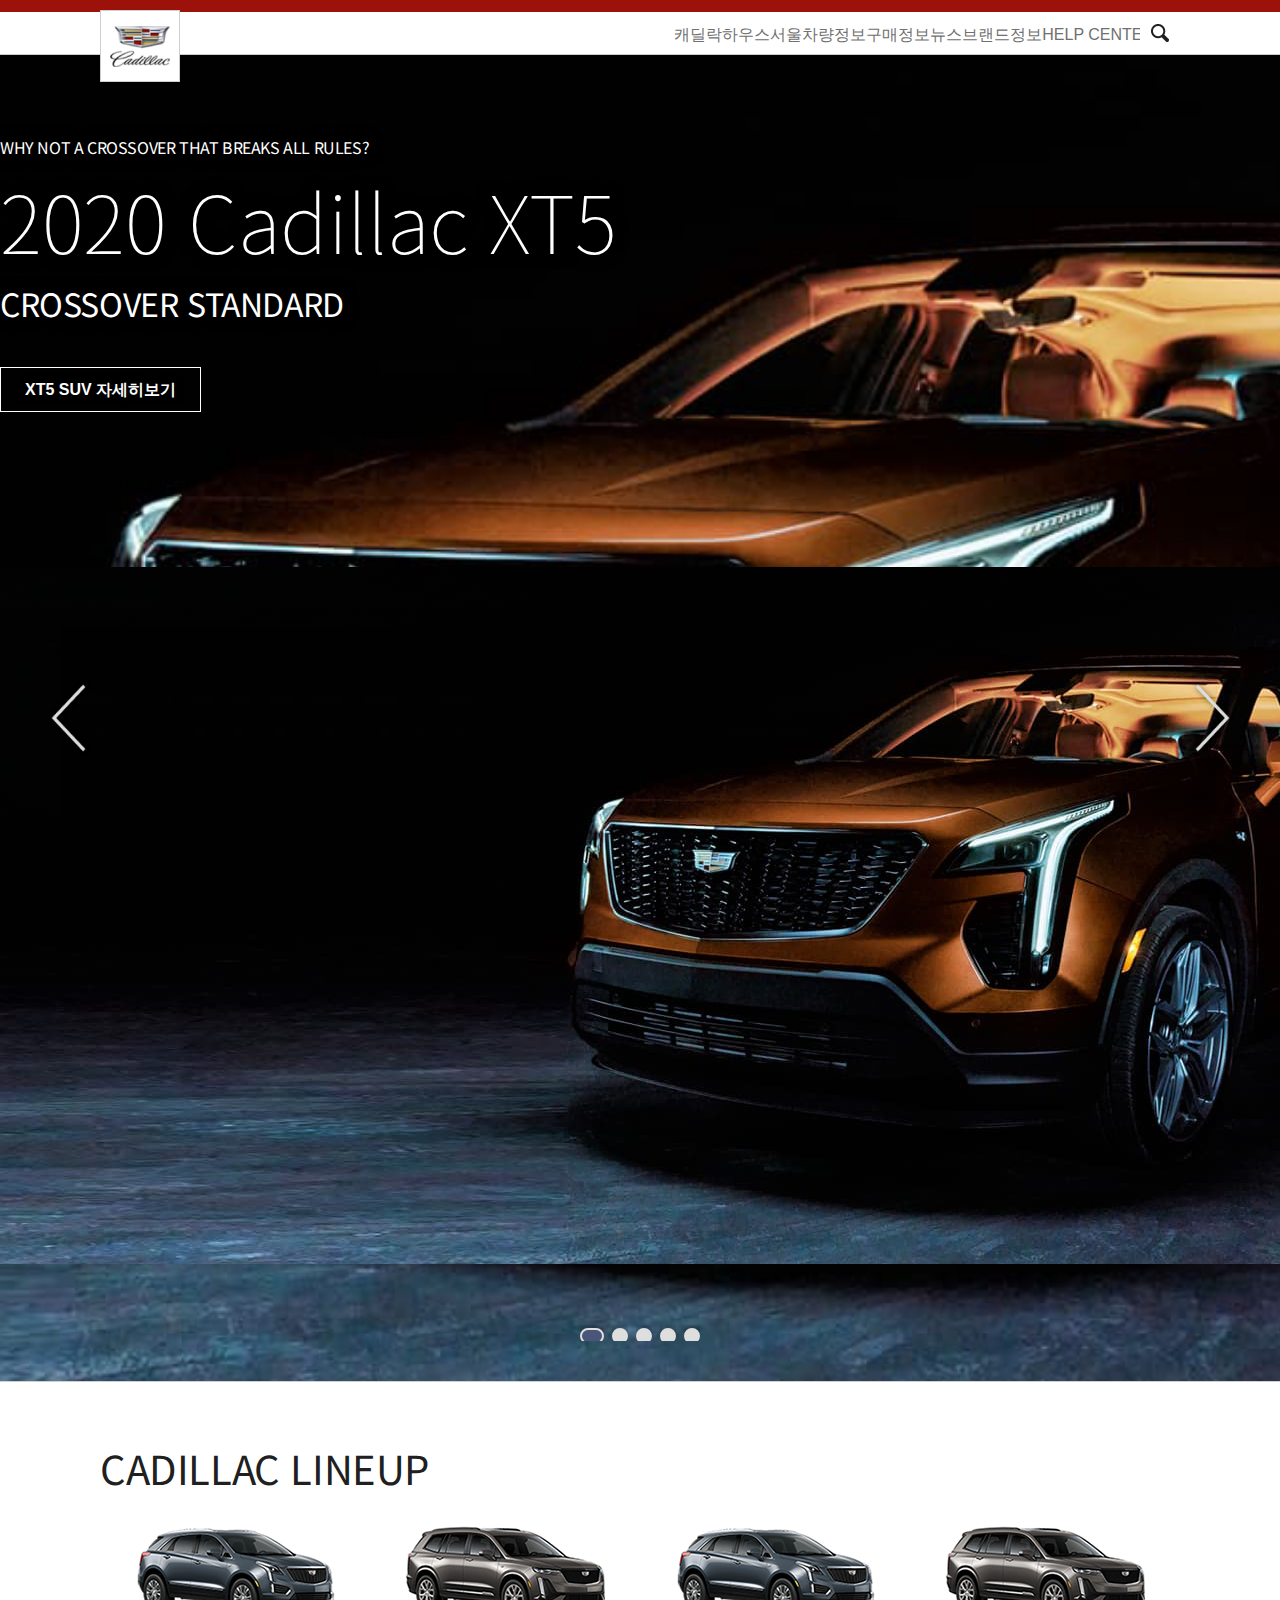
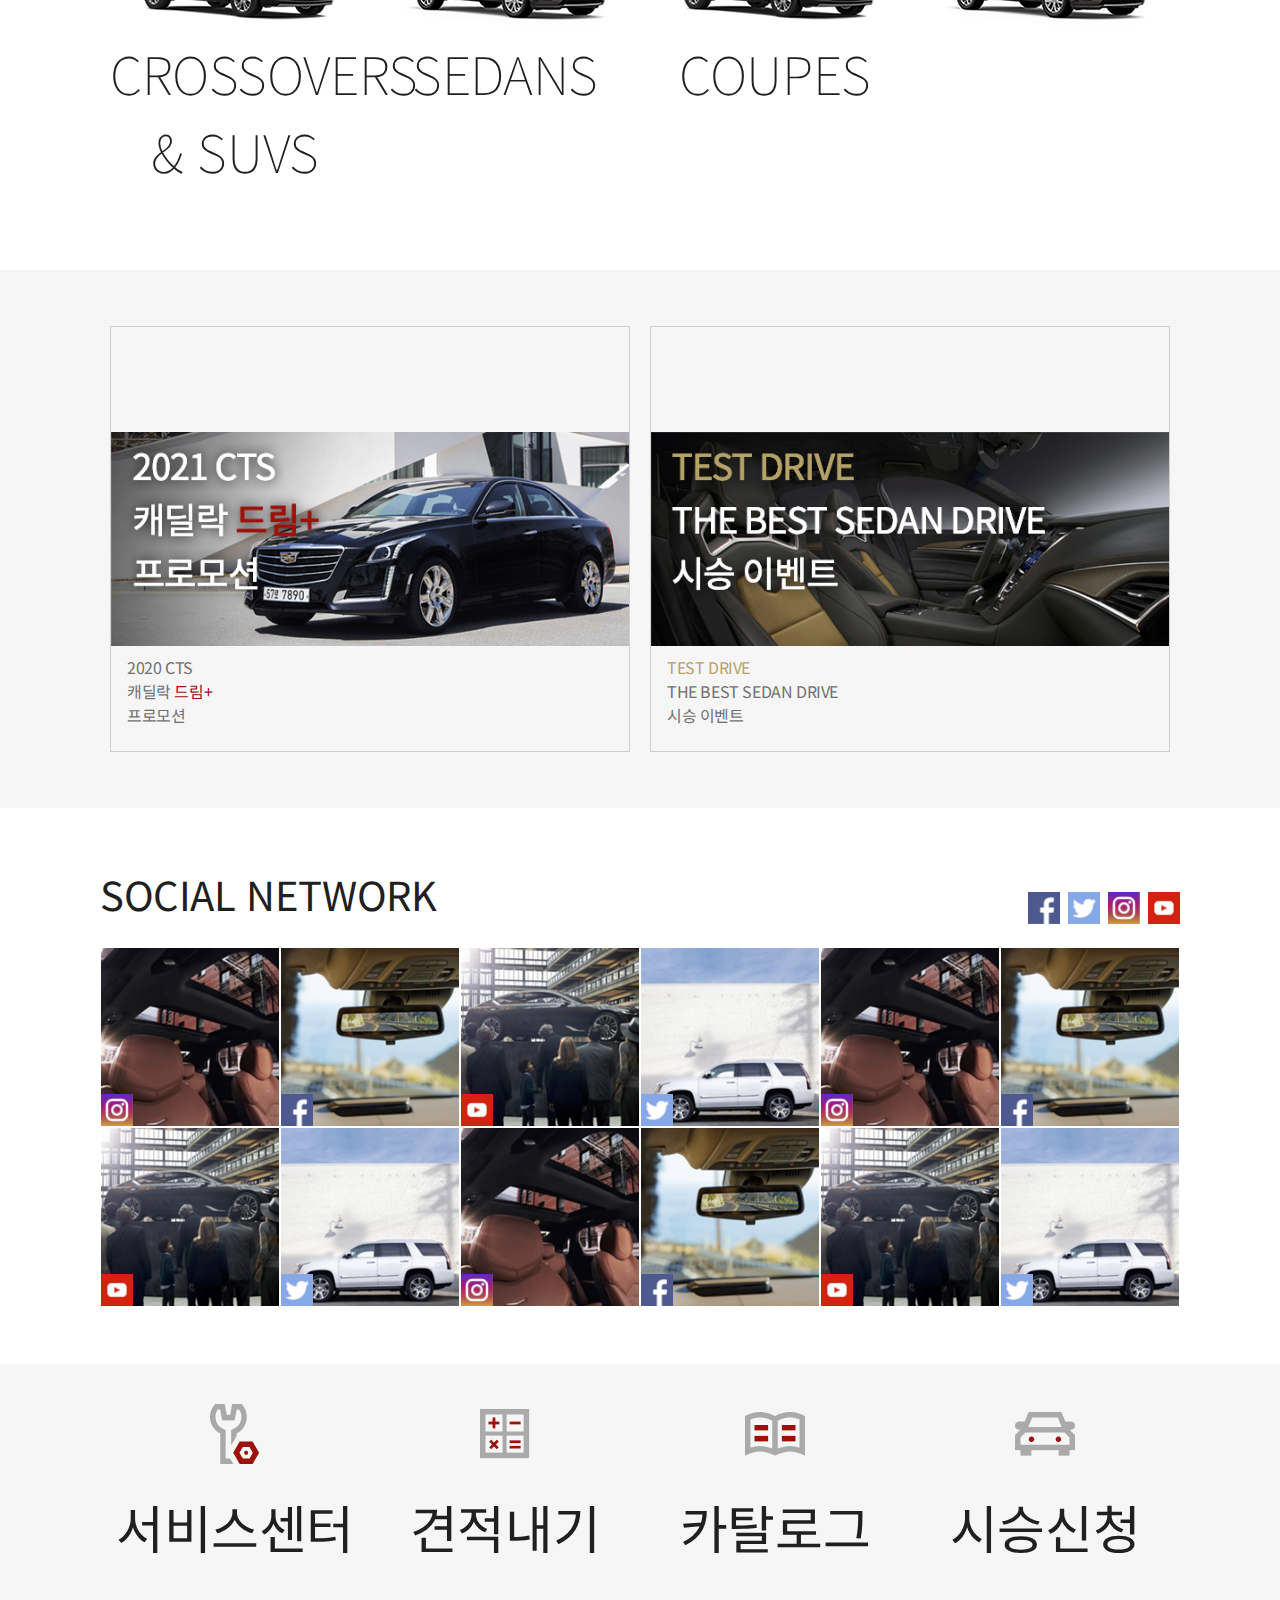
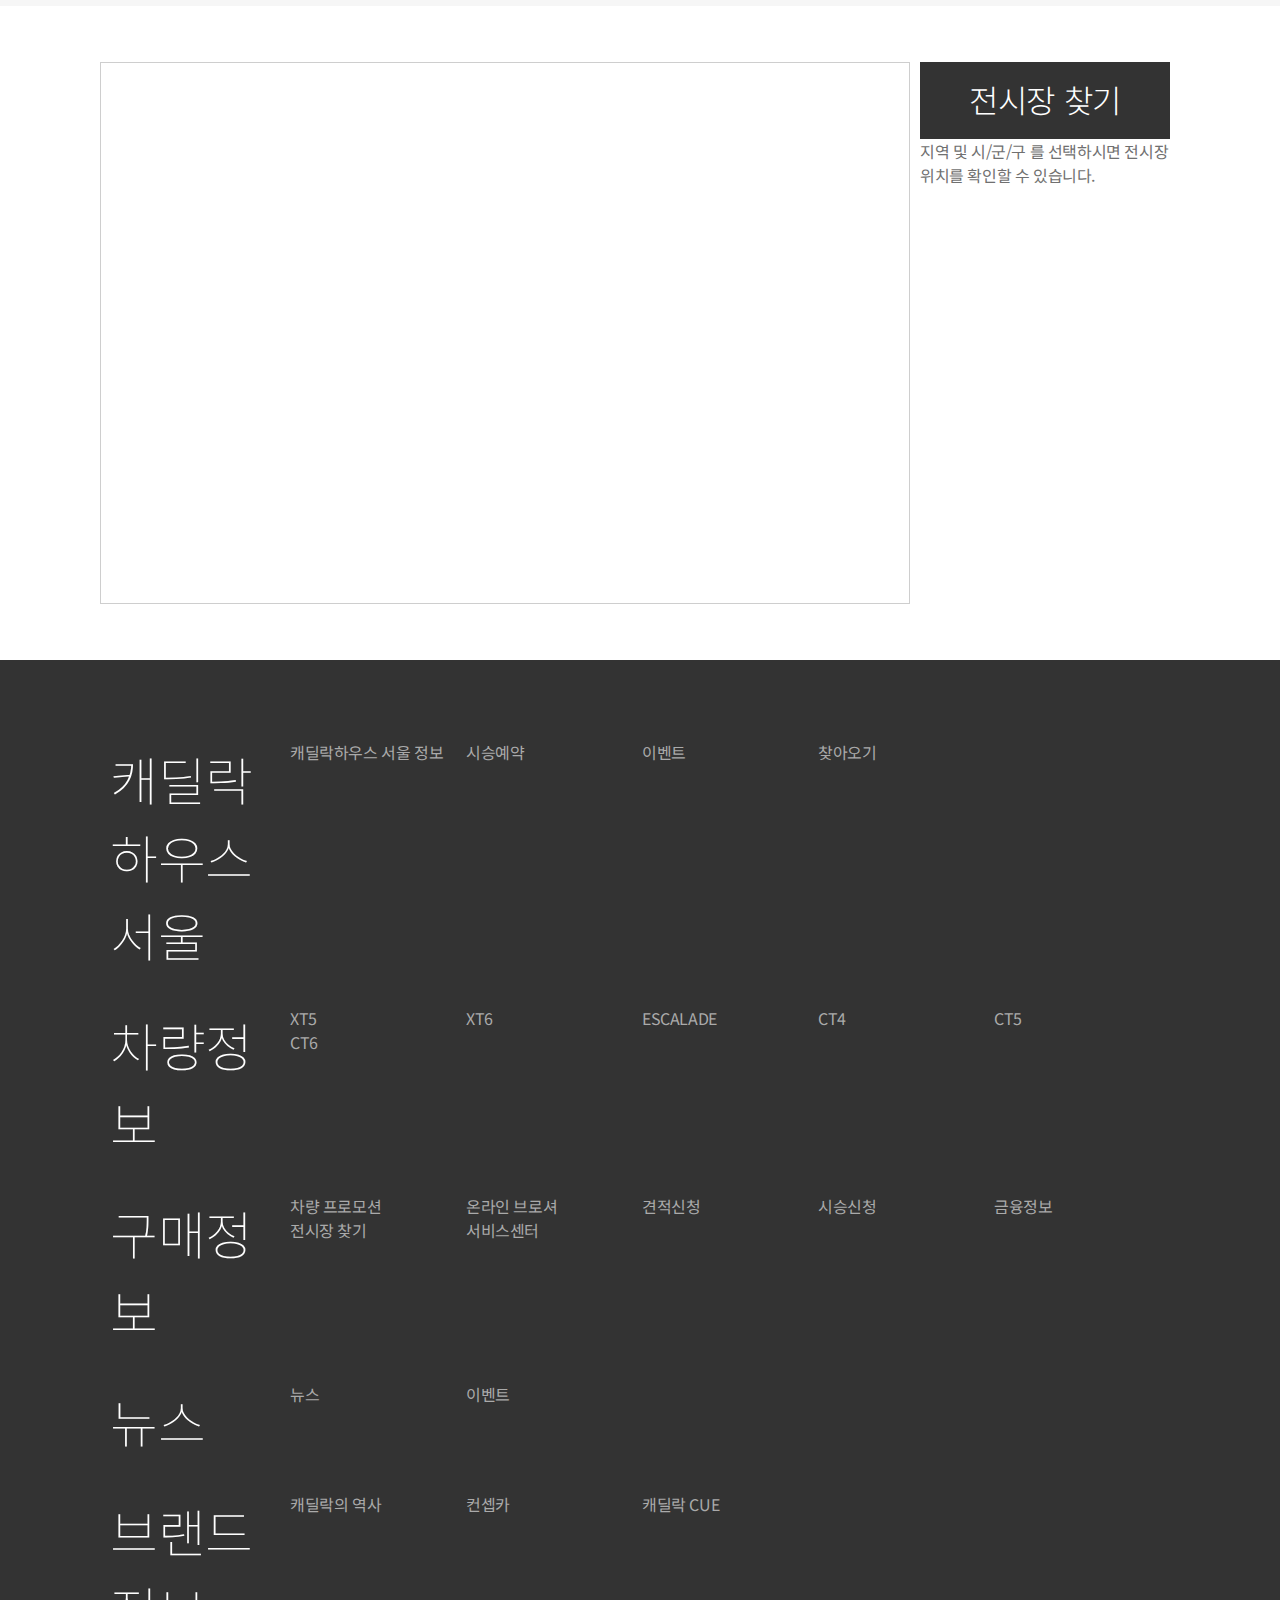
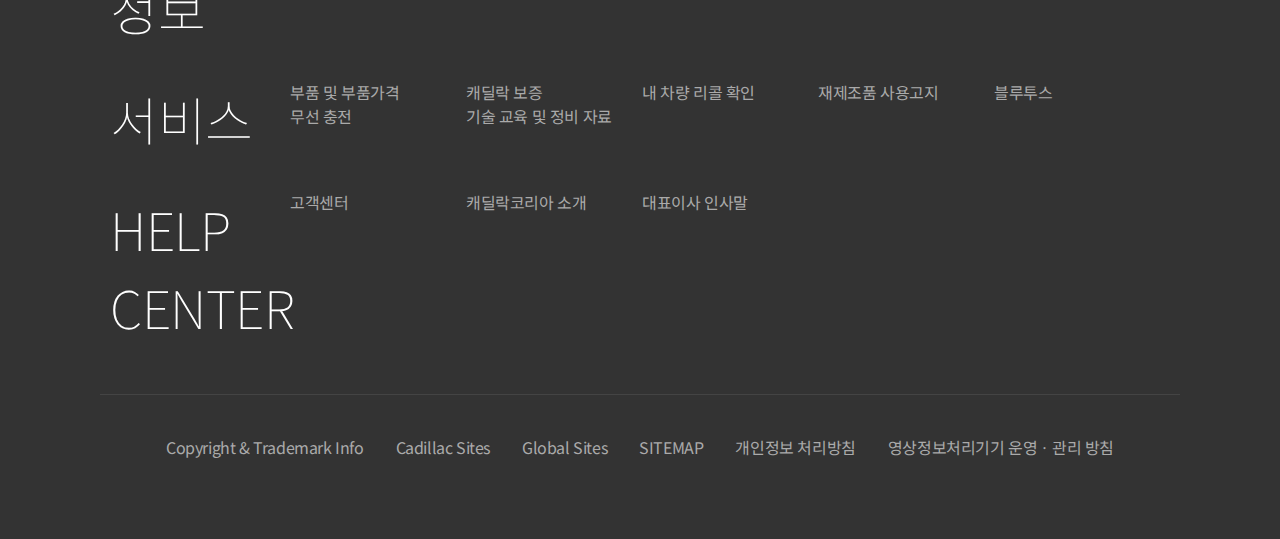
<file: index_ver4.html>
<!DOCTYPE html>
<html lang="ko">

<head>
  <meta charset="UTF-8">
  <meta name="viewport" content="width=device-width, initial-scale=1.0">
  <title>KYUDILLAC</title>
  <link rel="preconnect" href="https://fonts.gstatic.com">
  <link href="https://fonts.googleapis.com/css2?family=Noto+Sans+KR:wght@100;400;500;700&display=swap" rel="stylesheet">
  <link rel="stylesheet" href="./css/reset.css">
  <link rel="stylesheet" href="./css/layout.css">
  <link rel="stylesheet" href="./css/common.css">
  <link rel="stylesheet" href="./css/style.css">
</head>

<body>
  <div class="wrap">
    <div class="header">
      <div class="container">
        <h1 class="logo">KYUDILLAC</h1>
        <div class="nav">
          <h2 class="a11yHidden">Navigation</h2>
          <ul class="menu">
            <li>
              <button type="button">캐딜락하우스서울</button>
              <div class="subMenu">
                <div class="container row">
                  <div class="col-3 m-col-4 s-col-4 xs-col-2">
                    <h3 class="subMenuTitle">캐딜락하우스 서울</h3>
                    <ul>
                      <li><a href="#">캐딜락하우스 서울 정보</a></li>
                      <li><a href="#">시승예약</a></li>
                      <li><a href="#">이벤트</a></li>
                      <li><a href="#">찾아오기</a></li>
                    </ul>
                  </div>
                </div>
              </div>
            </li>
            <li>
              <button type="button">차량정보</button>
              <div class="subMenu">
                <div class="container row">
                  <div class="col-3 m-col-4 s-col-4 xs-col-2">
                    <h3 class="subMenuTitle">CROSSOVERS & SUVS</h3>
                    <ul>
                      <li><a href="#">XT4</a></li>
                      <li><a href="#">XT5</a></li>
                      <li><a href="#">XT6</a></li>
                      <li><a href="#">ESCALADE</a></li>
                    </ul>
                  </div>
                  <div class="col-3 m-col-4 s-col-4 xs-col-2">
                    <h3 class="subMenuTitle">SEDANS</h3>
                    <ul>
                      <li><a href="#">CT4</a></li>
                      <li><a href="#">CT5</a></li>
                      <li><a href="#">CT6</a></li>
                    </ul>
                  </div>
                </div>
              </div>
            </li>
            <li>
              <button type="button">구매정보</button>
              <div class="subMenu">
                <div class="container row">
                  <div class="col-3 m-col-4 s-col-4 xs-col-2">
                    <h3 class="subMenuTitle">SHOP</h3>
                    <ul>
                      <li><a href="#">차량프로모션</a></li>
                      <li><a href="#">온라인 브로셔</a></li>
                      <li><a href="#">견적신청</a></li>
                      <li><a href="#">시승신청</a></li>
                      <li><a href="#">금융정보</a></li>
                    </ul>
                  </div>
                  <div class="col-3 m-col-4 s-col-4 xs-col-2">
                    <h3 class="subMenuTitle">RESEARCH</h3>
                    <ul>
                      <li><a href="#">전시장찾기</a></li>
                      <li><a href="#">서비스센터</a></li>
                    </ul>
                  </div>
                </div>
              </div>
            </li>
            <li>
              <button type="button">뉴스</button>
              <div class="subMenu">
                <div class="container row">
                  <div class="col-3 m-col-4 s-col-4 xs-col-2">
                    <h3 class="subMenuTitle">뉴스</h3>
                    <ul>
                      <li><a href="#">뉴스</a></li>
                      <li><a href="#">이벤트</a></li>
                    </ul>
                  </div>
                </div>
              </div>
            </li>
            <li>
              <button type="button">브랜드정보</button>
              <div class="subMenu">
                <div class="container row">
                  <div class="col-3 m-col-4 s-col-4 xs-col-2">
                    <h3 class="subMenuTitle">브랜드정보</h3>
                    <ul>
                      <li><a href="#">캐딜락의 역사</a></li>
                      <li><a href="#">컨셉카</a></li>
                      <li><a href="#">캐딜락 CUE</a></li>
                    </ul>
                  </div>
                </div>
              </div>
            </li>
            <li>
              <button type="button">HELP CENTER</button>
              <div class="subMenu">
                <div class="container row">
                  <div class="col-3 m-col-4 s-col-4 xs-col-2">
                    <h3 class="subMenuTitle">HELP CENTER</h3>
                    <ul>
                      <li><a href="#">고객센터</a></li>
                      <li><a href="#">캐딜락코리아 소개</a></li>
                      <li><a href="#">대표이사 인사말</a></li>
                    </ul>
                  </div>
                </div>
              </div>
            </li>
          </ul>
        </div>
        <div class="search">
          <label for="searchInput" class="a11yHidden">검색창</label>
          <input type="search" name="" id="searchInput" class="searchInput" placeholder="검색어를 입력하세요">
          <button type="button" class="btnSearchOn">검색</button>
        </div>
      </div>
    </div>
    <div class="main">
      <div class="visual">
        <ul class="carousel">
          <li class="banner1">
            <a href="">
              <div class="container">
                <h3 class="h1">2020 Cadillac XT5</h3>
                <p class="h5">CROSSOVER STANDARD</p>
                <p class="description subTitle">WHY NOT A CROSSOVER THAT BREAKS ALL RULES?</p>
                <button type="button" class="btn xLarge outline white btnMore">XT5 SUV 자세히보기</button>
              </div>
              <img src="./images/mainBanner1.jpg" alt="">
            </a>
          </li>
          <li class="banner2">
            <a href="">
              <div class="container">
                <h3 class="h1">dfsasdf2020 Cadillac XT5</h3>
                <p class="h5">CROSSOVER STANDARD</p>
                <p class="description subTitle">WHY NOT A CROSSOVER THAT BREAKS ALL RULES?</p>
                <button type="button" class="btn xLarge outline white btnMore">XT5 SUV 자세히보기</button>
              </div>
              <img src="./images/mainBanner2.jpg" alt="">
            </a>
          </li>
          <li class="banner3">
            <a href="">
              <div class="container">
                <h3 class="h1">2020 Cadillac XT5</h3>
                <p class="h5">CROSSOVER STANDARD</p>
                <p class="description subTitle">WHY NOT A CROSSOVER THAT BREAKS ALL RULES?</p>
                <button type="button" class="btn xLarge outline white btnMore">XT5 SUV 자세히보기</button>
              </div>
              <img src="./images/mainBanner3.jpg" alt="">
            </a>
          </li>
          <li class="banner4">
            <a href="">
              <div class="container">
                <h3 class="h1">2020 Cadillac XT5</h3>
                <p class="h5">CROSSOVER STANDARD</p>
                <p class="description subTitle">WHY NOT A CROSSOVER THAT BREAKS ALL RULES?</p>
                <button type="button" class="btn xLarge outline white btnMore">XT5 SUV 자세히보기</button>
              </div>
              <img src="./images/mainBanner4.jpg" alt="">
            </a>
          </li>
          <li class="banner5">
            <a href="">
              <div class="container">
                <h3 class="h1">2020 Cadillac XT5</h3>
                <p class="h5">CROSSOVER STANDARD</p>
                <p class="description subTitle">WHY NOT A CROSSOVER THAT BREAKS ALL RULES?</p>
                <button type="button" class="btn xLarge outline white btnMore">XT5 SUV 자세히보기</button>
              </div>
              <img src="./images/mainBanner5.jpg" alt="">
            </a>
          </li>
        </ul>
        <button type="button" class="btnPrev">이전</button>
        <button type="button" class="btnNext">다음</button>
        <ul class="indicator">
          <li class="1st active"><button type="button">1번째 banner 보기</button></li>
          <li class="2nd"><button type="button">2번째 banner 보기</button></li>
          <li class="3rd"><button type="button">3번째 banner 보기</button></li>
          <li class="4th"><button type="button">4번째 banner 보기</button></li>
          <li class="5th"><button type="button">5번째 banner 보기</button></li>
        </ul>
      </div>
      <div class="lineUp container">
        <h2 class="h4 sectionTitle">CADILLAC LINEUP</h2>
        <ul class="row">
          <li class="col-3 m-col-4 s-col-2 xs-col-2">
            <a href="">
              <img src="./images/lineup1.png" alt="">
              <h3 class="carName">CROSSOVERS & SUVS</h3>
            </a>
          </li>
          <li class="col-3 m-col-4 s-col-2 xs-col-2">
            <a href="">
              <img src="./images/lineup2.png" alt="">
              <h3 class="carName">SEDANS</h3>
            </a>
          </li>
          <li class="col-3 m-col-4 s-col-2 xs-col-2">
            <a href="">
              <img src="./images/lineup1.png" alt="">
              <h3 class="carName">COUPES</h3>
            </a>
          </li>
          <li class="col-3 m-col-4 s-col-2 xs-col-2">
            <a href="">
              <img src="./images/lineup2.png" alt="">
              <h3 class="carName"></h3>
            </a>
          </li>
        </ul>
      </div>
      <div class="promotion">
        <ul class="container row">
          <li class="promotion1 col-6 m-col-4 s-col-4 xs-col-2">
            <a href="">
              <h2 class="division">PROMOTION</h2>
              <p class="description">2020 CTS<br>캐딜락 <span class="colorMain">드림+</span><br>프로모션</p>
              <img src="./images/promotion1.png" alt="">
            </a>
          </li>
          <li class="promotion2 col-6 m-col-4 s-col-4 xs-col-2">
            <a href="">
              <h2 class="division">EVENT</h2>
              <p class="description"><span class="colorPoint1">TEST DRIVE</span><br>THE BEST SEDAN DRIVE<br>시승 이벤트</p>
              <img src="./images/promotion2.png" alt="">
            </a>
          </li>
        </ul>
      </div>
      <div class="sns">
        <div class="container">
          <h2 class="h4 sectionTitle">SOCIAL NETWORK</h2>
          <ul class="snsLink">
            <li class="icon fBook"><a href="https://ko-kr.facebook.com/cadillac/">페이스북</a></li>
            <li class="icon twitter"><a href="https://twitter.com/Cadillac">트위터</a></li>
            <li class="icon insta"><a href="https://www.instagram.com/cadillackorea/">인스타그램</a></li>
            <li class="icon ytube"><a href="https://youtube.com/channel/UCO2hq3YvqALcdNzDlfUj2Xg">유튜브</a></li>
          </ul>
          <ul class="snsPost row">
            <li class="col-2 m-col-2 s-col-1 xs-col-1">
              <a href="">
                <i class="icon insta">instagram Post</i>
                <img src="./images/snsPost1.png" alt="">
              </a>
            </li>
            <li class="col-2 m-col-2 s-col-1 xs-col-1">
              <a href="">
                <i class="icon fBook">facebook Post</i>
                <img src="./images/snsPost2.png" alt="">
              </a>
            </li>
            <li class="col-2 m-col-2 s-col-1 xs-col-1">
              <a href="">
                <i class="icon ytube">youtube Post</i>
                <img src="./images/snsPost3.png" alt="">
              </a>
            </li>
            <li class="col-2 m-col-2 s-col-1 xs-col-1">
              <a href="">
                <i class="icon twitter">twitter Post</i>
                <img src="./images/snsPost4.png" alt="">
              </a>
            </li>
            <li class="col-2 m-col-2 s-col-1 xs-col-1">
              <a href="">
                <i class="icon insta">instagram Post</i>
                <img src="./images/snsPost1.png" alt="">
              </a>
            </li>
            <li class="col-2 m-col-2 s-col-1 xs-col-1">
              <a href="">
                <i class="icon fBook">facebook Post</i>
                <img src="./images/snsPost2.png" alt="">
              </a>
            </li>
            <li class="col-2 m-col-2 s-col-1 xs-col-1">
              <a href="">
                <i class="icon ytube">youtube Post</i>
                <img src="./images/snsPost3.png" alt="">
              </a>
            </li>
            <li class="col-2 m-col-2 s-col-1 xs-col-1">
              <a href="">
                <i class="icon twitter">twitter Post</i>
                <img src="./images/snsPost4.png" alt="">
              </a>
            </li>
            <li class="col-2 m-col-2 s-col-1 xs-col-1">
              <a href="">
                <i class="icon insta">instagram Post</i>
                <img src="./images/snsPost1.png" alt="">
              </a>
            </li>
            <li class="col-2 m-col-2 s-col-1 xs-col-1">
              <a href="">
                <i class="icon fBook">facebook Post</i>
                <img src="./images/snsPost2.png" alt="">
              </a>
            </li>
            <li class="col-2 m-col-2 s-col-1 xs-col-1">
              <a href="">
                <i class="icon ytube">youtube Post</i>
                <img src="./images/snsPost3.png" alt="">
              </a>
            </li>
            <li class="col-2 m-col-2 s-col-1 xs-col-1">
              <a href="">
                <i class="icon twitter">twitter Post</i>
                <img src="./images/snsPost4.png" alt="">
              </a>
            </li>
          </ul>
        </div>
      </div>
      <div class="quickBanner">
        <h2 class="a11yHidden">Quick Banner</h2>
        <ul class="container row">
          <li class="col-3 m-col-2 s-col-1 xs-col-1"><a href="">
              <h3>서비스센터</h3>
              <span class="icon service"></span>
            </a></li>
          <li class="col-3 m-col-2 s-col-1 xs-col-1"><a href="">
              <h3>견적내기</h3>
              <span class="icon estimate"></span>
            </a></li>
          <li class="col-3 m-col-2 s-col-1 xs-col-1"><a href="">
              <h3>카탈로그</h3>
              <span class="icon catalog"></span>
            </a></li>
          <li class="col-3 m-col-2 s-col-1 xs-col-1"><a href="">
              <h3>시승신청</h3>
              <span class="icon drive"></span>
            </a></li>
        </ul>
      </div>
      <div class="map container row">
        <div class="storeSearch col-3 m-col-3 s-col-4 xs-col-2">
          <div class="searchInput">
            <h2 class="sectionTitle h5">전시장 찾기</h2>
          </div>
          <ul>
            <li>지역 및 시/군/구 를 선택하시면 전시장 위치를 확인할 수 있습니다.</li>
          </ul>
        </div>
        <div class="mapView col-9 m-col-5 s-col-4 xs-col-2"></div>
      </div>
    </div>
    <div class="footer">
      <div class="sitemap container">
        <h2 class="a11yHidden">사이트맵</h2>
        <ul>
          <li class="row">
            <h3 class="col-2 m-col-2 s-col-4 xs-col-2">캐딜락하우스 서울</h3>
            <ul class="col-10 m-col-6 s-col-4 xs-col-2">
              <li><a href="">캐딜락하우스 서울 정보</a></li>
              <li><a href="">시승예약</a></li>
              <li><a href="">이벤트</a></li>
              <li><a href="">찾아오기</a></li>
            </ul>
          </li>
          <li class="row">
            <h3 class="col-2 m-col-2 s-col-4 xs-col-2">차량정보</h3>
            <ul class="col-10 m-col-6 s-col-4 xs-col-2">
              <li><a href="">XT5</a></li>
              <li><a href="">XT6</a></li>
              <li><a href="">ESCALADE</a></li>
              <li><a href="">CT4</a></li>
              <li><a href="">CT5</a></li>
              <li><a href="">CT6</a></li>
            </ul>
          </li>
          <li class="row">
            <h3 class="col-2 m-col-2 s-col-4 xs-col-2">구매정보</h3>
            <ul class="col-10 m-col-6 s-col-4 xs-col-2">
              <li><a href="">차량 프로모션</a></li>
              <li><a href="">온라인 브로셔</a></li>
              <li><a href="">견적신청</a></li>
              <li><a href="">시승신청</a></li>
              <li><a href="">금융정보</a></li>
              <li><a href="">전시장 찾기</a></li>
              <li><a href="">서비스센터</a></li>
            </ul>
          </li>
          <li class="row">
            <h3 class="col-2 m-col-2 s-col-4 xs-col-2">뉴스</h3>
            <ul class="col-10 m-col-6 s-col-4 xs-col-2">
              <li><a href="">뉴스</a></li>
              <li><a href="">이벤트</a></li>
            </ul>
          </li>
          <li class="row">
            <h3 class="col-2 m-col-2 s-col-4 xs-col-2">브랜드 정보</h3>
            <ul class="col-10 m-col-6 s-col-4 xs-col-2">
              <li><a href="">캐딜락의 역사</a></li>
              <li><a href="">컨셉카</a></li>
              <li><a href="">캐딜락 CUE</a></li>
            </ul>
          </li>
          <li class="row">
            <h3 class="col-2 m-col-2 s-col-4 xs-col-2">서비스</h3>
            <ul class="col-10 m-col-6 s-col-4 xs-col-2">
              <li><a href="">부품 및 부품가격</a></li>
              <li><a href="">캐딜락 보증</a></li>
              <li><a href="">내 차량 리콜 확인</a></li>
              <li><a href="">재제조품 사용고지</a></li>
              <li><a href="">블루투스</a></li>
              <li><a href="">무선 충전</a></li>
              <li><a href="">기술 교육 및 정비 자료</a></li>
            </ul>
          </li>
          <li class="row">
            <h3 class="col-2 m-col-2 s-col-4 xs-col-2">HELP CENTER</h3>
            <ul class="col-10 m-col-6 s-col-4 xs-col-2">
              <li><a href="">고객센터</a></li>
              <li><a href="">캐딜락코리아 소개</a></li>
              <li><a href="">대표이사 인사말</a></li>
            </ul>
          </li>
        </ul>
      </div>
      <div class="copyright container">
        <h2 class="a11yHidden">copyright</h2>
        <ul class="row">
          <li><a href="">Copyright & Trademark Info</a></li>
          <li><a href="">Cadillac Sites</a></li>
          <li><a href="">Global Sites</a></li>
          <li><a href="">SITEMAP</a></li>
          <li><a href="">개인정보 처리방침</a></li>
          <li><a href="">영상정보처리기기 운영ㆍ관리 방침</a></li>
        </ul>
      </div>
    </div>
  </div>

  <script src="./js/app.js"></script>
</body>

</html>
</file>
<file: css/layout.css>
.wrap {
  position: relative;
  width: 100vw;
  min-height: 100vh;
}
.container {
  width: 100%;
  margin-left: auto;
  margin-right: auto;
  padding-left: 16px;
  padding-right: 16px;
}
[class*="col-"],
[class*="m-col-"],
[class*="s-col-"],
[class*="xs-col-"] {
  float: left;
  padding-left: 8px;
  padding-right: 8px;
}
.row:after,
.row::after,
.clearfix:after,
.clearfix::after {
  content: "";
  display: block;
  clear: both;
}

/* PC (해상도 1080px ~) */
@media all and (min-width: 1080px) {
  .container {
    width: 1080px;
    padding-left: 0;
    padding-right: 0;
  }
  [class*="col-"] {
    padding-left: 10px;
    padding-right: 10px;
  }
  .col-1 {
    width: 90px;
  }
  .col-2 {
    width: 180px;
  }
  .col-3 {
    width: 270px;
  }
  .col-4 {
    width: 360px;
  }
  .col-5 {
    width: 450px;
  }
  .col-6 {
    width: 540px;
  }
  .col-7 {
    width: 630px;
  }
  .col-8 {
    width: 720px;
  }
  .col-9 {
    width: 810px;
  }
  .col-10 {
    width: 900px;
  }
  .col-11 {
    width: 990px;
  }
  .col-12 {
    width: 1080px;
  }

  .prefix-1 {
    margin-left: 90px;
  }
  .prefix-2 {
    margin-left: 180px;
  }
  .prefix-3 {
    margin-left: 270px;
  }
  .prefix-4 {
    margin-left: 360px;
  }
  .prefix-5 {
    margin-left: 450px;
  }
  .prefix-6 {
    margin-left: 540px;
  }
  .prefix-7 {
    margin-left: 630px;
  }
  .prefix-8 {
    margin-left: 720px;
  }
  .prefix-9 {
    margin-left: 810px;
  }
  .prefix-10 {
    margin-left: 900px;
  }
  .prefix-11 {
    margin-left: 990px;
  }
  .prefix-12 {
    margin-left: 1080px;
  }
}

/* 태블릿 가로 (해상도 768px ~ 1079px) */
@media all and (min-width: 768px) and (max-width: 1079px) {
  .m-col-1 {
    width: 12.5%;
  }
  .m-col-2 {
    width: 25%;
  }
  .m-col-3 {
    width: 37.5%;
  }
  .m-col-4 {
    width: 50%;
  }
  .m-col-5 {
    width: 62.5%;
  }
  .m-col-6 {
    width: 75%;
  }
  .m-col-7 {
    width: 87.5%;
  }
  .m-col-8 {
    width: 100%;
  }

  .m-prefix-1 {
    margin-left: 12.5%;
  }
  .m-prefix-2 {
    margin-left: 25%;
  }
  .m-prefix-3 {
    margin-left: 37.5%;
  }
  .m-prefix-4 {
    margin-left: 50%;
  }
  .m-prefix-5 {
    margin-left: 62.5%;
  }
  .m-prefix-6 {
    margin-left: 75%;
  }
  .m-prefix-7 {
    margin-left: 87.5%;
  }
  .m-prefix-8 {
    margin-left: 100%;
  }
}

/* 모바일 가로, 태블릿 세로 (해상도 480px ~ 767px) */
@media all and (max-width: 767px) {
  .s-col-1 {
    width: 25%;
  }
  .s-col-2 {
    width: 50%;
  }
  .s-col-3 {
    width: 75%;
  }
  .s-col-4 {
    width: 100%;
  }

  .s-prefix-1 {
    margin-left: 25%;
  }
  .s-prefix-2 {
    margin-left: 50%;
  }
  .s-prefix-3 {
    margin-left: 75%;
  }
  .s-prefix-4 {
    margin-left: 100%;
  }
}

/* 모바일 세로 (해상도 ~ 479px) */
@media all and (max-width: 479px) {
  .xs-col-1 {
    width: 25%;
  }
  .xs-col-2 {
    width: 50%;
  }
  .xs-col-3 {
    width: 75%;
  }
  .xs-col-4 {
    width: 100%;
  }

  .xs-prefix-1 {
    margin-left: 20%;
  }
  .xs-prefix-2 {
    margin-left: 50%;
  }
  .xs-prefix-3 {
    margin-left: 75%;
  }
  .xs-prefix-4 {
    margin-left: 100%;
  }
}
</file>
<file: css/common.css>
/* common */
html {
  font-size: 10px;
}

.a11yHidden {
  position: absolute;
  width: 1px;
  height: 1px;
  clip: rect(0, 0);
  clip-path: polygon(0, 0);
  overflow: hidden;
}
::selection {
  color: #fff;
  background: rgba(73, 86, 121, 0.7);
}
input {
  line-height: 1.5;
  outline: none;
  background: #fff;
}

/* text color */
.colorMainLight {
  color: #db615b;
}
.colorMain {
  color: #9c120b;
}
.colorMainDeep {
  color: #db615b;
}
.colorSubLight {
  color: #8493bb;
}
.colorSub {
  color: #495679;
}
.colorSubDeep {
  color: #1d263e;
}
.colorPoint1 {
  color: #b5a268;
}
.colorPoint2 {
  color: #ffdc88;
}

/* typography */
body {
  font-family: "Noto Sans KR", sans-serif;
  font-size: 1.6rem;
  color: #707070;
  letter-spacing: -0.025em;
  line-height: 1.5;
}
h1,
h2,
h3,
h4,
h5,
h6,
.subTitle1,
.subTitle2 {
  color: #202020;
}
h1,
h2,
h3,
.h1,
.h2,
.h3 {
  font-weight: 100;
}
h4,
h5,
.h4,
.h5 {
  font-weight: 400;
}
h6,
.h6,
.subtitle1 {
  font-weight: 500;
}
h1,
.h1 {
  font-size: 8rem;
}
h2,
.h2 {
  font-size: 6.4rem;
}
h3,
.h3 {
  font-size: 5.2rem;
}
h4,
.h4 {
  font-size: 4rem;
}
h5,
.h5 {
  font-size: 3.2rem;
}
h6,
.h6 {
  font-size: 2.4rem;
}
.subTitle1 {
  font-size: 2rem;
}
.subTitle2 {
  font-size: 1.6rem;
  font-weight: 700;
}
.body1 {
  font-size: 1.6rem;
}
.body2 {
  font-size: 1.4rem;
}

.caption {
  font-size: 1.2rem;
}
.overline {
  font-size: 1rem;
}

/* PC (해상도 1080px ~) */
@media all and (min-width: 1080px) {
  h1,
  h2,
  h3,
  h4,
  h5,
  h6,
  p {
    margin-bottom: 2.4rem;
  }
}

/* 태블릿 가로 (해상도 768px ~ 1079px) */
@media all and (min-width: 768px) and (max-width: 1079px) {
  h1,
  h2,
  h3,
  h4,
  h5,
  h6,
  p {
    margin-bottom: 2rem;
  }
}

/* 모바일 가로, 태블릿 세로 (해상도 480px ~ 767px) */
@media all and (max-width: 767px) {
  h1,
  h2,
  h3,
  h4,
  h5,
  h6,
  p {
    margin-bottom: 1.6rem;
  }
}

/* 모바일 세로 (해상도 ~ 479px) */
@media all and (max-width: 479px) {
  h1,
  h2,
  h3,
  h4,
  h5,
  h6,
  p {
    margin-bottom: 1.2rem;
  }
}

/* button */
button {
  color: inherit;
  font-size: inherit;
}
.btn {
  display: inline-flex;
  align-items: center;
  cursor: pointer;
  border: 1px solid transparent;
}
.btn.small {
  padding: 0.5em 1em;
  font-size: 1.4rem;
}
.btn.xLarge {
  padding: 0.75em 1.5em;
  font-size: 1.6rem;
  font-weight: 700;
}
.btn.outline.white {
  color: #fff;
  border-color: rgba(255, 255, 255, 1);
}

/* pc, 태블릿 가로 (해상도 768px ~ ) */
@media all and (min-width: 768px) {
  .btn-small,
  .btn-large {
    line-height: 1.5;
  }
}

@media screen and (max-width: 1076px) {
  h1,
  h2,
  h3,
  h4,
  .h1,
  .h2,
  .h3,
  .h4,
  .h5 {
    font-weight: 400;
  }
  h6,
  .h6,
  .subtitle1 {
    font-weight: 500;
  }

  h1,
  .h1 {
    font-size: 3.2rem;
  }
  h2,
  .h2 {
    font-size: 3rem;
  }
  h3,
  .h3 {
    font-size: 2.8rem;
  }
  h4,
  .h4 {
    font-size: 2.6rem;
  }
  h5,
  .h5 {
    font-size: 2.4rem;
  }
  h6,
  .h6 {
    font-size: 2.2rem;
  }

  .subTitle1 {
    font-size: 2rem;
  }
  .subTitle2 {
    font-size: 1.6rem;
    font-weight: 700;
  }
  .body1 {
    font-size: 1.6rem;
  }
  .body2 {
    font-size: 1.4rem;
  }

  .caption {
    font-size: 1.2rem;
  }
  .overline {
    font-size: 1rem;
  }
}
</file>
<file: css/style.css>
/* header */
.header {
  border-top: 12px solid #9c120b;
  border-bottom: 1px solid #cecece;
}
.header .container {
  display: flex;
  align-items: center;
}
.logo {
  position: absolute;
  top: 10px;
  flex-shrink: 0;
  width: 80px;
  height: 72px;
  padding-top: 7rem;
  background: #fff url("../images/logo.png") no-repeat center;
  border: 1px solid #cecece;
  overflow: hidden;
  z-index: 9000;
}

/* navigation */
.nav {
  flex-grow: 1;
}
.btnNavOpen {
  display: none;
}
.menu {
  display: flex;
  justify-content: flex-end;
  align-items: center;
}
.btnSubMenuOpen,
.subMenu a {
  position: relative;
}
.btnSubMenuOpen {
  display: block;
  margin: 0 1em;
  padding: 1.5em 0.5em;
}
.subMenu {
  position: absolute;
  left: 0;
  display: none;
  width: 100vw;
  padding: 2em 1em 1em;
  background-color: #fff;
  border-top: 1px solid #cecece;
  border-bottom: 1px solid #cecece;
  overflow: hidden;
  z-index: 7000;
}
.subMenu li {
  margin-bottom: 0.5em;
}
.subMenuTitle {
  margin-bottom: 1em;
  padding-left: 0.5em;
}
.subMenu a {
  display: inline-block;
  margin: 0;
  padding: 0.25em 0.5em;
  border-bottom: 1px solid transparent;
}
.btnSubMenuOpen::after,
.subMenu a::after {
  content: "";
  position: absolute;
  left: 0;
  right: 0;
  bottom: 0;
  display: block;
  width: 100%;
  margin: auto;
  height: 2px;
  background-color: transparent;
  transition: all 200ms ease;
}

/* navigation active & hover */
.btnSubMenuOpen:hover,
.active .btnSubMenuOpen,
.subMenu a:hover,
.subMenu .active a {
  color: #202020;
}
.btnSubMenuOpen:hover::after,
li.active .btnSubMenuOpen::after,
.subMenu a:hover::after {
  background-color: #9c120b;
  transition: all 200ms ease;
}
li.active .btnSubMenuOpen::after {
  height: 4px;
}
li.active .subMenu {
  display: block;
  animation: mouseOn 400ms ease;
}
@keyframes mouseOn {
  0% {
    height: 0;
    opacity: 0;
  }
  100% {
    height: initial;
    opacity: 1;
  }
}

/* search */
.search {
  position: relative;
  margin-left: 0.5em;
}
.search input {
  width: 0;
  border: 1px solid rgba(206, 206, 206, 0);
  background-color: transparent;
  transition: all 200ms ease;
  overflow: hidden;
}
.search.on input {
  width: 200px;
  padding-right: 40px;
  border-color: #cecece;
}
.search .btnSearchOn {
  position: absolute;
  top: 0;
  right: 0;
  bottom: 0;
  width: 40px;
  height: 40px;
  margin: auto;
  padding-top: 40px;
  background: #fff url("../images/icoSearch.png") no-repeat center;
  outline: none;
  overflow: hidden;
  z-index: 100;
}
.search.on .btnSearchOn {
  z-index: -10;
}

/* visual */
.visual {
  position: relative;
  width: 100vw;
  border-bottom: 1px solid #cecece;
}
.carousel {
  display: flex;
  flex-wrap: wrap;
  width: 700vw;
  --currentBanner: 0;
  --duration: 0;
  transform: translateX(calc(var(--currentBanner) * -100vw));
  transition: transform calc(var(--duration) * 1ms) ease-out;
}

.carousel li {
  width: 100vw;
  overflow: hidden;
  background-image: url("../images/mainBanner1.jpg");
  background-position: center;
  background-repeat: no-repeat;
  background-size: cover;
}
.carousel a {
  position: relative;
  display: block;
  float: none;
  margin: auto;
  /* padding-top: 30%; 캐러셀 높이*/
  overflow: hidden;
}
.carousel .container {
  position: absolute;
  top: 0;
  right: 0;
  bottom: 0;
  left: 0;
  display: flex;
  flex-wrap: wrap;
  align-content: flex-start;
  width: 100%;
  height: 100%;
  margin: auto;
  padding-top: 8rem;
}
.carousel h3,
.carousel p {
  width: 100%;
  margin-bottom: 0;
  color: #fff;
  text-shadow: 0 0 16px rgba(0, 0, 0, 1);
}
.carousel .description {
  order: -1;
}
.carousel .btnMore {
  margin-top: 4rem;
  text-shadow: 0 0 8px rgba(0, 0, 0, 0.5);
}
.visual .btnPrev,
.visual .btnNext,
.visual .indicator {
  position: absolute;
  z-index: 500;
}
.visual .btnPrev,
.visual .btnNext {
  top: 0;
  bottom: 0;
  width: 56px;
  height: 80px;
  margin: auto 0;
  padding-top: 80px;
  background-repeat: no-repeat;
  background-size: contain;
  background-position: center;
  overflow: hidden;
}
.visual .btnPrev {
  left: 40px;
  background-image: url("../images/ico_arrowL.png");
}
.visual .btnNext {
  right: 40px;
  background-image: url("../images/ico_arrowR.png");
}
.visual .indicator {
  right: 0;
  bottom: 40px;
  left: 0;
  display: flex;
  flex-wrap: wrap;
  width: 128px;
  height: 16px;
  margin: 0 auto;
  overflow: hidden;
}
.indicator li {
  margin: 0 4px;
  overflow: hidden;
}
.indicator button {
  width: 16px;
  height: 16px;
  padding-top: 12px;
  border-radius: 8px;
  border: 2px solid #dedede;
  background-color: #dedede;
  box-shadow: 0 0 12px 0 rgba(0, 0, 0, 0.5);
  overflow: hidden;
  transition: all 200ms ease;
  outline: none;
}
.indicator .active button {
  width: 24px;
  background-color: #495679;
}

/* section */
section.lineUp,
section.promotion,
section.sns,
section.map,
div.lineUp,
div.promotion,
div.sns,
div.map {
  padding-top: 5.6rem;
  padding-bottom: 5.6rem;
}

/* lineUp */
.lineUp ul {
  display: flex;
  flex-wrap: wrap;
  justify-content: space-around;
  margin-top: 0.5em;
  text-align: center;
}

/* promotion */

.promotion {
  background-color: #f6f6f6;
}
.promotion1 a,
.promotion2 a {
  position: relative;
  display: block;
  width: 100%;
  padding: 40% 16px 0;
  border: 1px solid #cecece;
  overflow: hidden;
}
.promotion1 img,
.promotion2 img,
.promotion .sectionTitle {
  position: absolute;
}
.promotion1 img,
.promotion2 img {
  top: 0;
  right: 0;
  bottom: 0;
  left: 0;
  width: 100%;
  margin: auto;
}
.promotion .sectionTitle {
  top: 0;
  right: 0;
  display: inline-block;
  padding: 0.2em 0.7em;
  color: #fff;
  background-color: #b5a268;
  z-index: 500;
}

/* SNS */
.sns .container {
  display: flex;
  flex-wrap: wrap;
  justify-content: space-between;
}
.sns .sectionTitle {
  flex-grow: 1;
}
.snsLink {
  align-self: flex-end;
  display: flex;
  margin-bottom: 2.4rem;
}
.snsLink > li {
  width: 32px;
  height: 32px;
  margin-left: 8px;
  padding-top: 32px;
  background-position: center;
  background-size: cover;
  background-repeat: no-repeat;
  overflow: hidden;
}
.sns .icon {
  background-repeat: no-repeat;
}
.sns .icon.insta {
  background-image: url("../images/ico_insta.png");
}
.sns .icon.fBook {
  background-image: url("../images/ico_fBook.png");
}
.sns .icon.ytube {
  background-image: url("../images/ico_yTube.png");
}
.sns .icon.twitter {
  background-image: url("../images/ico_twitter.png");
}
.snsPost {
  display: flex;
  flex-wrap: wrap;
  width: 100%;
}
.snsPost li {
  padding: 0 1px 2px;
}
.snsPost a {
  position: relative;
  display: block;
  padding-top: 100%;
  overflow: hidden;
}
.sns .snsPost img,
.sns .snsPost .icon {
  position: absolute;
}
.sns .snsPost img {
  top: 0;
  right: 0;
  bottom: 0;
  left: 0;
  width: 100%;
  margin: auto;
}
.sns .snsPost .icon {
  left: 0;
  bottom: 0;
  display: block;
  width: 32px;
  height: 32px;
  padding-top: 32px;
  overflow: hidden;
  background-position: center;
  background-size: cover;
  background-repeat: no-repeat;
  z-index: 100;
}

/* quickBanner */
.quickBanner {
  padding-top: 4rem;
  padding-bottom: 4rem;
  text-align: center;
  background-color: #f6f6f6;
}
.quickBanner a {
  display: inline-flex;
  flex-wrap: wrap;
  justify-content: center;
}
.quickBanner h3 {
  width: 100%;
  margin-bottom: 0;
  font-weight: 400;
}
.quickBanner .icon {
  order: -1;
  display: block;
  width: 60px;
  height: 60px;
  margin-bottom: 1.5em;
  background-position: center;
  background-repeat: no-repeat;
}
.quickBanner .icon.service {
  background-image: url("../images/ico_service.png");
}
.quickBanner .icon.estimate {
  background-image: url("../images/ico_estimate.png");
}
.quickBanner .icon.catalog {
  background-image: url("../images/ico_catalog.png");
}
.quickBanner .icon.drive {
  background-image: url("../images/ico_drive.png");
}

/* map */
.map {
  display: flex;
  flex-wrap: wrap;
}
.map .mapView {
  padding-top: 50%;
  overflow: hidden;
  border: 1px solid #cecece;
  order: -1;
}
.map .mapInfo {
  padding: 0;
  background-color: #f9f9f9;
  border-width: 1px 1px 1px 0;
  border-color: #cecece;
  border-style: solid;
}
.map .sectionTitle {
  margin-bottom: 0;
  padding: 0.4em 1em 0.5em;
  background-color: #333;
  color: #fff;
  text-align: center;
  font-weight: 300;
}
.map .sectionDescription {
  margin-bottom: 0;
  padding: 0.5em 1em;
}
.locationList {
  height: 418px;
  padding: 1em;
  overflow-y: scroll;
}
.locationTitle {
  margin-bottom: 0;
  font-weight: 400;
  color: #1d263e;
}
.showroomList {
  margin-bottom: 1em;
  border-bottom: 2px solid #aaa;
}
.showroomList:last-child {
  margin-bottom: 0;
  border: none;
}
.showroomList li {
  display: flex;
  flex-wrap: wrap;
  padding: 1em 0;
  border-bottom: 1px dashed #ccc;
  font-size: 1.4rem;
}
.showroomList li:last-child {
  padding-bottom: 0;
  border-bottom: none;
}
.showroomList .showroomName {
  margin-bottom: 0.5em;
  font-weight: 600;
  color: #1d263e;
  order: -1;
}
.showroomList .address {
  width: 100%;
}
.showroomList .address,
.showroomList .tel,
.showroomList .fax {
  margin: 0 0.25em 0.25em;
}
.showroomList span {
  font-weight: 500;
  color: #202020;
}
.showroomList .btnMapView {
  padding: 0.5em 0.75em;
  margin-top: -4px;
  margin-left: 0.5em;
  margin-bottom: 0.5em;
  font-size: 1.4rem;
  color: #fff;
  background-color: #9c120b;
  border-radius: 4px;
  order: -1;
}

/* footer */
.footer {
  padding: 8rem 0;
  background-color: #333;
  color: #aaa;
}
.footer h3 {
  color: #fff;
}
.sitemap > ul,
.copyright ul {
  display: flex;
  flex-wrap: wrap;
  justify-content: flex-start;
}
.sitemap .row {
  width: 100%;
  margin-bottom: 0.8rem;
}
.sitemap .row ul {
  display: flex;
  flex-wrap: wrap;
}
.sitemap .row li {
  width: 20%;
}
.copyright {
  margin-top: 1.6rem;
  padding-top: 4rem;
  border-top: 1px solid #444;
}
.copyright ul {
  justify-content: center;
}
.copyright li {
  padding: 0 1em;
}

/* 태블릿, 모바일 */

@media all and (max-width: 1079px) {
  section.lineUp,
  section.promotion,
  section.sns,
  section.map,
  div.lineUp,
  div.promotion,
  div.sns,
  div.map {
    padding-top: 3.2rem;
    padding-bottom: 3.2rem;
  }
  /* Mobile 버전에서 숨기기 */
  .menu,
  .menu button::after,
  .menu a::after,
  .subMenuTitle,
  .footer .sitemap,
  .sns .snsLink,
  .footer .sitemap {
    display: none;
  }
  /* header */
  .logo {
    position: static;
    margin: 0;
    border-color: transparent;
    z-index: 5000;
  }
  .nav {
    order: 1;
    flex-grow: 0;
  }
  .btnNavOpen {
    position: relative;
    display: flex;
    width: 40px;
    height: 38px;
    padding: 10px 6px;
    flex-wrap: wrap;
    align-content: space-between;
    z-index: 9999;
    overflow: hidden;
  }
  .btnNavOpen span {
    width: 24px;
    height: 2px;
    margin: auto;
    background-color: #202020;
    border-radius: 2px;
    transition: transform ease 400ms;
    transition: opacity ease 0;
  }
  .active .btnNavOpen span {
    background-color: #ddd;
  }
  .active .btnNavOpen span:first-child {
    transform: translateY(8px) rotate(45deg);
  }
  .active .btnNavOpen span:nth-child(2) {
    opacity: 0;
  }
  .active .btnNavOpen span:last-child {
    transform: translateY(-8px) rotate(-45deg);
  }
  .search {
    display: flex;
    justify-content: flex-end;
    margin-left: 4px;
    order: 0;
    flex-grow: 1;
  }
  .menu li > button {
    padding: 1em 0.5em;
  }
  .menu a {
    padding: 0.3em 0;
  }

  /* menu active & hover */
  .active .btnNavOpen span {
    color: #aaa;
  }
  .active .menu {
    position: absolute;
    left: 0;
    right: 0;
    top: 0;
    bottom: 0;
    display: unset;
    width: 100vw;
    height: 100vh;
    padding: 24px;
    padding-top: 68px;
    color: #aaa;
    background-color: #1d263e;
    z-index: 9000;
  }
  .active .menu > li {
    width: 100%;
    border-bottom: 1px solid rgba(255, 255, 255, 0.25);
    color: rgba(255, 255, 255, 0.7);
  }
  .menu li:hover > button,
  .btnSubMenuOpen:hover,
  .active .btnSubMenuOpen,
  .subMenu a:hover,
  .subMenu .active a,
  .menu li > button:hover,
  .menu .active > button,
  .menu .active > a,
  .menu a:hover {
    color: #fff;
  }
  .menu .active .subMenu {
    position: unset;
    padding: 0;
    padding-bottom: 0.5rem;
    background-color: unset;
    border: none;
  }
  .subMenu li a {
    position: relative;
    padding-left: 1em;
    font-size: 1.4rem;
  }
  .subMenu li a::before {
    position: absolute;
    top: 0;
    bottom: 0;
    content: "";
    display: inline-block;
    width: 0.4em;
    height: 2px;
    margin: auto 0;
    margin-left: -1em;
    background-color: #999;
  }
  .subMenu a:hover {
    border-color: rgba(0, 0, 0, 0);
  }

  /* lineUp */
  .lineUp img {
    width: 80%;
  }

  /* quick Banner */
  .quickBanner {
    padding-bottom: 0.8rem;
  }
  .quickBanner li {
    margin-bottom: 1.5em;
  }
  .quickBanner .icon {
    width: 40px;
    height: 40px;
    margin-bottom: 0.5em;
    background-size: contain;
  }
  .footer {
    padding: 3.2rem 0;
  }
  .footer .copyright {
    margin-top: 0;
    padding-top: 0;
    border-top: none;
  }
  .copyright > ul {
    justify-content: center;
  }
  .copyright .row li {
    margin-bottom: 0.5em;
  }
}

/* PC (해상도 1080px ~) */

@media all and (min-width: 2000px) {
  .carousel a {
    padding-top: 35%;
  }
}
@media all and (min-width: 1080px) and (max-width: 1999px) {
  .carousel a {
    padding-top: 40%;
  }
}

/* 태블릿 가로 (해상도 768px ~ 1079px) */

@media all and (min-width: 768px) and (max-width: 1079px) {
  .carousel a {
    padding-top: 50%;
  }
}

/* 모바일 가로, 태블릿 세로 (해상도 480px ~ 767px) */

@media all and (max-width: 767px) {
  .carousel a {
    padding-top: 60%;
  }
  .carousel .container .btnMore,
  .visual .indicator,
  .carousel .container .description,
  .carVisual .container .description {
    display: none;
  }
  .visual .container {
    padding-top: 3.2rem;
    padding-left: 5.6rem;
  }
  .visual .btnNext,
  .visual .btnPrev {
    width: 32px;
  }
  .visual .btnNext {
    right: 16px;
  }
  .visual .btnPrev {
    left: 16px;
  }
}

/* 모바일 세로 (해상도 ~ 479px) */

@media all and (max-width: 479px) {
  .carousel a {
    padding-top: 75%;
  }
  .visual .container {
    padding-top: 1.6rem;
  }
  .visual .btnNext,
  .visual .btnPrev {
    width: 24px;
  }
}
</file>
